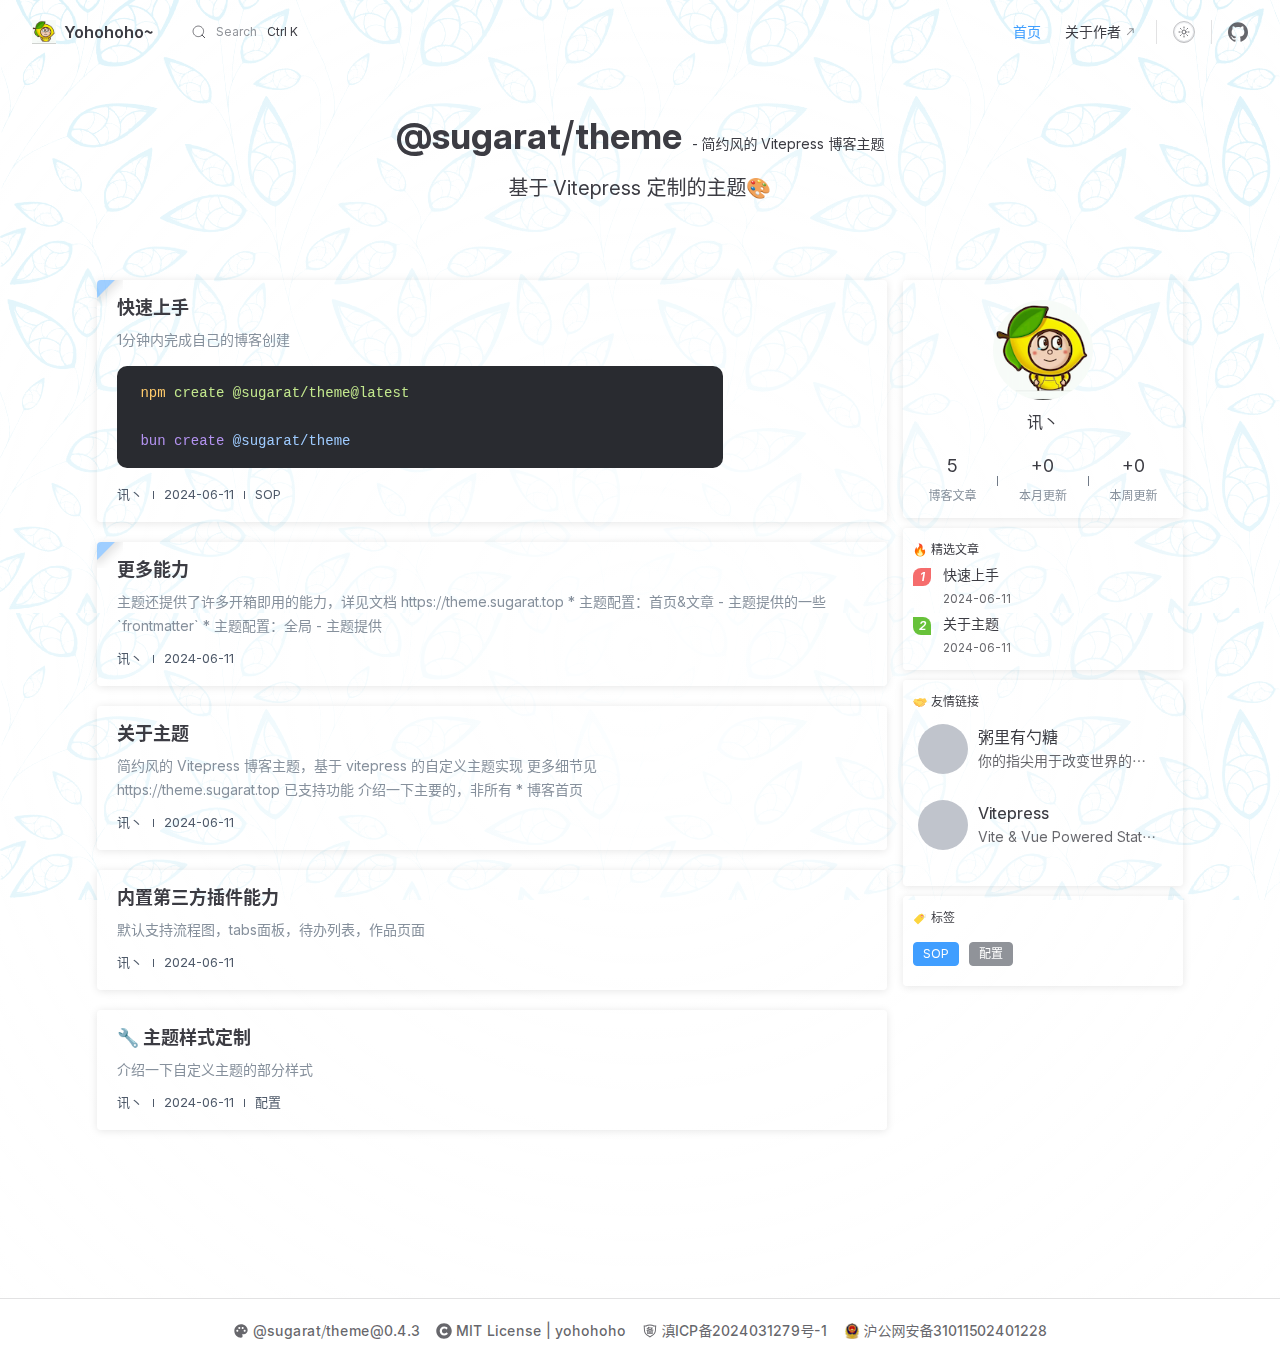
<file: index.html>
<!DOCTYPE html>
<html lang="zh-cn" dir="ltr">
  <head>
    <meta charset="utf-8">
    <meta name="viewport" content="width=device-width,initial-scale=1">
    <title>Yohohoho~</title>
    <meta name="description" content="讯丶的博客主题，基于 vitepress 实现">
    <meta name="generator" content="VitePress v1.2.3">
    <link rel="preload stylesheet" href="/assets/style.Du9k-cAY.css" as="style">
    
    <script type="module" src="/assets/app.BajtQNOT.js"></script>
    <link rel="preload" href="/assets/inter-roman-latin.Di8DUHzh.woff2" as="font" type="font/woff2" crossorigin="">
    <link rel="modulepreload" href="/assets/chunks/framework.B3NkwPeG.js">
    <link rel="modulepreload" href="/assets/chunks/theme.Cj8zqht0.js">
    <link rel="modulepreload" href="/assets/index.md.Cqx5HOaQ.lean.js">
    <link rel="icon" href="/favicon.ico">
    <script id="check-dark-mode">(()=>{const e=localStorage.getItem("vitepress-theme-appearance")||"auto",a=window.matchMedia("(prefers-color-scheme: dark)").matches;(!e||e==="auto"?a:e==="dark")&&document.documentElement.classList.add("dark")})();</script>
    <script id="check-mac-os">document.documentElement.classList.toggle("mac",/Mac|iPhone|iPod|iPad/i.test(navigator.platform));</script>
    <script>import("/pagefind/pagefind.js").then(i=>{window.__pagefind__=i,i.init()}).catch(()=>{});</script>
  </head>
  <body>
    <div id="app"><div class="Layout blog-theme-layout" data-v-7fca2dfd data-v-ad552957><!--[--><!--[--><!--]--><!----><!--]--><!--[--><span tabindex="-1" data-v-0f60ec36></span><a href="#VPContent" class="VPSkipLink visually-hidden" data-v-0f60ec36> Skip to content </a><!--]--><!----><header class="VPNav" data-v-ad552957 data-v-ae24b3ad><div class="VPNavBar home top" data-v-ae24b3ad data-v-ccf7ddec><div class="wrapper" data-v-ccf7ddec><div class="container" data-v-ccf7ddec><div class="title" data-v-ccf7ddec><div class="VPNavBarTitle" data-v-ccf7ddec data-v-ab179fa1><a class="title" href="/" data-v-ab179fa1><!--[--><!--]--><!--[--><img class="VPImage logo" src="/logo.png" alt data-v-8426fc1a><!--]--><span data-v-ab179fa1>Yohohoho~</span><!--[--><!--]--></a></div></div><div class="content" data-v-ccf7ddec><div class="content-body" data-v-ccf7ddec><!--[--><!--]--><div class="blog-search search" data-pagefind-ignore="all" data-v-ccf7ddec data-v-fffe7782><div class="nav-search-btn-wait" data-v-fffe7782><span data-v-fffe7782><svg width="14" height="14" viewBox="0 0 20 20" data-v-fffe7782><path d="M14.386 14.386l4.0877 4.0877-4.0877-4.0877c-2.9418 2.9419-7.7115 2.9419-10.6533 0-2.9419-2.9418-2.9419-7.7115 0-10.6533 2.9418-2.9419 7.7115-2.9419 10.6533 0 2.9419 2.9418 2.9419 7.7115 0 10.6533z" stroke="currentColor" fill="none" fill-rule="evenodd" stroke-linecap="round" stroke-linejoin="round" data-v-fffe7782></path></svg></span><span class="search-tip" data-v-fffe7782>Search</span><span class="metaKey" data-v-fffe7782> K </span></div><!----></div><nav aria-labelledby="main-nav-aria-label" class="VPNavBarMenu menu" data-v-ccf7ddec data-v-7f418b0f><span id="main-nav-aria-label" class="visually-hidden" data-v-7f418b0f>Main Navigation</span><!--[--><!--[--><a class="VPLink link VPNavBarMenuLink active" href="/" tabindex="0" data-v-7f418b0f data-v-9c663999><!--[--><span data-v-9c663999>首页</span><!--]--></a><!--]--><!--[--><a class="VPLink link vp-external-link-icon VPNavBarMenuLink" href="https://sugarat.top/aboutme.html" target="_blank" rel="noreferrer" tabindex="0" data-v-7f418b0f data-v-9c663999><!--[--><span data-v-9c663999>关于作者</span><!--]--></a><!--]--><!--]--></nav><!----><div class="VPNavBarAppearance appearance" data-v-ccf7ddec data-v-e6aabb21><button class="VPSwitch VPSwitchAppearance" type="button" role="switch" title="Switch to dark theme" aria-checked="false" data-v-e6aabb21 data-v-d1f28634 data-v-1d5665e3><span class="check" data-v-1d5665e3><span class="icon" data-v-1d5665e3><!--[--><span class="vpi-sun sun" data-v-d1f28634></span><span class="vpi-moon moon" data-v-d1f28634></span><!--]--></span></span></button></div><div class="VPSocialLinks VPNavBarSocialLinks social-links" data-v-ccf7ddec data-v-0394ad82 data-v-7bc22406><!--[--><a class="VPSocialLink no-icon" href="https://github.com/you-are-fun" aria-label="github" target="_blank" rel="noopener" data-v-7bc22406 data-v-eee4e7cb><span class="vpi-social-github" /></a><!--]--></div><div class="VPFlyout VPNavBarExtra extra" data-v-ccf7ddec data-v-d0bd9dde data-v-b6c34ac9><button type="button" class="button" aria-haspopup="true" aria-expanded="false" aria-label="extra navigation" data-v-b6c34ac9><span class="vpi-more-horizontal icon" data-v-b6c34ac9></span></button><div class="menu" data-v-b6c34ac9><div class="VPMenu" data-v-b6c34ac9 data-v-e7ea1737><!----><!--[--><!--[--><!----><div class="group" data-v-d0bd9dde><div class="item appearance" data-v-d0bd9dde><p class="label" data-v-d0bd9dde>Appearance</p><div class="appearance-action" data-v-d0bd9dde><button class="VPSwitch VPSwitchAppearance" type="button" role="switch" title="Switch to dark theme" aria-checked="false" data-v-d0bd9dde data-v-d1f28634 data-v-1d5665e3><span class="check" data-v-1d5665e3><span class="icon" data-v-1d5665e3><!--[--><span class="vpi-sun sun" data-v-d1f28634></span><span class="vpi-moon moon" data-v-d1f28634></span><!--]--></span></span></button></div></div></div><div class="group" data-v-d0bd9dde><div class="item social-links" data-v-d0bd9dde><div class="VPSocialLinks social-links-list" data-v-d0bd9dde data-v-7bc22406><!--[--><a class="VPSocialLink no-icon" href="https://github.com/you-are-fun" aria-label="github" target="_blank" rel="noopener" data-v-7bc22406 data-v-eee4e7cb><span class="vpi-social-github" /></a><!--]--></div></div></div><!--]--><!--]--></div></div></div><!--[--><!--]--><button type="button" class="VPNavBarHamburger hamburger" aria-label="mobile navigation" aria-expanded="false" aria-controls="VPNavScreen" data-v-ccf7ddec data-v-e5dd9c1c><span class="container" data-v-e5dd9c1c><span class="top" data-v-e5dd9c1c></span><span class="middle" data-v-e5dd9c1c></span><span class="bottom" data-v-e5dd9c1c></span></span></button></div></div></div></div><div class="divider" data-v-ccf7ddec><div class="divider-line" data-v-ccf7ddec></div></div></div><!----></header><!----><!----><div class="VPContent is-home" id="VPContent" data-pagefind-body data-v-ad552957 data-v-1428d186><div class="VPHome" data-v-1428d186 data-v-686f80a6><!--[--><!--[--><!--[--><!--[--><!--]--><div class="home" data-v-7fca2dfd><div style="" class="blog-home-header-avatar" data-v-7fca2dfd data-v-f4155bef><img src="/logo.png" alt="avatar" data-v-f4155bef></div><div class="header-banner" data-v-7fca2dfd><div data-v-7fca2dfd data-v-9ca927dd><h1 data-v-9ca927dd><span class="name" data-v-9ca927dd>@sugarat/theme</span><span style="" class="motto" data-v-9ca927dd>简约风的 Vitepress 博客主题</span></h1><div class="inspiring-wrapper" data-v-9ca927dd><h2 style="display:none;" data-v-9ca927dd></h2></div></div></div><div class="content-wrapper" data-v-7fca2dfd><div class="blog-list-wrapper" data-v-7fca2dfd><!--[--><ul data-pagefind-ignore="all" data-v-869d472e><!--[--><li data-v-869d472e><a class="blog-item" href="/sop/quickStart.html" data-v-869d472e data-v-8c93c6cb><i style="" class="pin" data-v-8c93c6cb></i><p class="title mobile-visible" data-v-8c93c6cb>快速上手</p><div class="info-container" data-v-8c93c6cb><div class="info-part" data-v-8c93c6cb><p class="title pc-visible" data-v-8c93c6cb>快速上手</p><p style="display:none;" class="description" data-v-8c93c6cb>1分钟内完成自己的博客创建</p><div class="description-html" data-v-8c93c6cb> <span style="color:var(--description-font-color);">1分钟内完成自己的博客创建</span> <pre style="background-color: #292b30; padding: 15px; border-radius: 10px;" class="shiki material-theme-palenight"><code> <span class="line"><span style="color:#FFCB6B;">npm</span><span style="color:#A6ACCD;"> </span><span style="color:#C3E88D;">create</span><span style="color:#A6ACCD;"> </span><span style="color:#C3E88D;">@sugarat/theme@latest</span></span> <br/> <br/> <span class="line"><span style="color:#B392F0;">bun create</span><span style="color:#E1E4E8;"> </span><span style="color:#9ECBFF;">@sugarat/theme</span><span style="color:#E1E4E8;"> </span></span> </code> </pre></div><div class="badge-list pc-visible" data-v-8c93c6cb><span style="" class="split" data-v-8c93c6cb>讯丶</span><span class="split" data-v-8c93c6cb>1天前</span><span class="split" data-v-8c93c6cb>SOP</span></div></div><div style="background-image:url(https://img.cdn.sugarat.top/mdImg/MTY4OTQyMDE1NTcxMA==689420155710);" class="cover-img" data-v-8c93c6cb></div></div><div class="badge-list mobile-visible" data-v-8c93c6cb><span style="" class="split" data-v-8c93c6cb>讯丶</span><span class="split" data-v-8c93c6cb>1天前</span><span style="" class="split" data-v-8c93c6cb>SOP</span></div></a></li><li data-v-869d472e><a class="blog-item" href="/sop/more.html" data-v-869d472e data-v-8c93c6cb><i style="" class="pin" data-v-8c93c6cb></i><p class="title mobile-visible" data-v-8c93c6cb>更多能力</p><div class="info-container" data-v-8c93c6cb><div class="info-part" data-v-8c93c6cb><p class="title pc-visible" data-v-8c93c6cb>更多能力</p><p style="" class="description" data-v-8c93c6cb>主题还提供了许多开箱即用的能力，详见文档 https://theme.sugarat.top
* 主题配置：首页&amp;文章 - 主题提供的一些 `frontmatter`
* 主题配置：全局 - 主题提供</p><!----><div class="badge-list pc-visible" data-v-8c93c6cb><span style="" class="split" data-v-8c93c6cb>讯丶</span><span class="split" data-v-8c93c6cb>1天前</span><!----></div></div><div style="display:none;background-image:url();" class="cover-img" data-v-8c93c6cb></div></div><div class="badge-list mobile-visible" data-v-8c93c6cb><span style="" class="split" data-v-8c93c6cb>讯丶</span><span class="split" data-v-8c93c6cb>1天前</span><span style="display:none;" class="split" data-v-8c93c6cb></span></div></a></li><li data-v-869d472e><a class="blog-item" href="/about.html" data-v-869d472e data-v-8c93c6cb><i style="display:none;" class="pin" data-v-8c93c6cb></i><p class="title mobile-visible" data-v-8c93c6cb>关于主题</p><div class="info-container" data-v-8c93c6cb><div class="info-part" data-v-8c93c6cb><p class="title pc-visible" data-v-8c93c6cb>关于主题</p><p style="" class="description" data-v-8c93c6cb>简约风的 Vitepress 博客主题，基于 vitepress 的自定义主题实现
更多细节见 https://theme.sugarat.top
 已支持功能
介绍一下主要的，非所有
* 博客首页
</p><!----><div class="badge-list pc-visible" data-v-8c93c6cb><span style="" class="split" data-v-8c93c6cb>讯丶</span><span class="split" data-v-8c93c6cb>1天前</span><!----></div></div><div style="background-image:url(https://img.cdn.sugarat.top/mdImg/MTY3MzE3MDUxOTMwMw==673170519303);" class="cover-img" data-v-8c93c6cb></div></div><div class="badge-list mobile-visible" data-v-8c93c6cb><span style="" class="split" data-v-8c93c6cb>讯丶</span><span class="split" data-v-8c93c6cb>1天前</span><span style="display:none;" class="split" data-v-8c93c6cb></span></div></a></li><li data-v-869d472e><a class="blog-item" href="/sop/component.html" data-v-869d472e data-v-8c93c6cb><i style="display:none;" class="pin" data-v-8c93c6cb></i><p class="title mobile-visible" data-v-8c93c6cb>内置第三方插件能力</p><div class="info-container" data-v-8c93c6cb><div class="info-part" data-v-8c93c6cb><p class="title pc-visible" data-v-8c93c6cb>内置第三方插件能力</p><p style="" class="description" data-v-8c93c6cb>默认支持流程图，tabs面板，待办列表，作品页面</p><!----><div class="badge-list pc-visible" data-v-8c93c6cb><span style="" class="split" data-v-8c93c6cb>讯丶</span><span class="split" data-v-8c93c6cb>1天前</span><!----></div></div><div style="background-image:url(https://loclink-1259720482.cos.ap-beijing.myqcloud.com/image/%E5%BD%95%E5%B1%8F2024-03-11%2023.51.51.gif);" class="cover-img" data-v-8c93c6cb></div></div><div class="badge-list mobile-visible" data-v-8c93c6cb><span style="" class="split" data-v-8c93c6cb>讯丶</span><span class="split" data-v-8c93c6cb>1天前</span><span style="display:none;" class="split" data-v-8c93c6cb></span></div></a></li><li data-v-869d472e><a class="blog-item" href="/sop/style.html" data-v-869d472e data-v-8c93c6cb><i style="display:none;" class="pin" data-v-8c93c6cb></i><p class="title mobile-visible" data-v-8c93c6cb>🔧 主题样式定制</p><div class="info-container" data-v-8c93c6cb><div class="info-part" data-v-8c93c6cb><p class="title pc-visible" data-v-8c93c6cb>🔧 主题样式定制</p><p style="" class="description" data-v-8c93c6cb>介绍一下自定义主题的部分样式</p><!----><div class="badge-list pc-visible" data-v-8c93c6cb><span style="" class="split" data-v-8c93c6cb>讯丶</span><span class="split" data-v-8c93c6cb>1天前</span><span class="split" data-v-8c93c6cb>配置</span></div></div><div style="background-image:url(https://img.cdn.sugarat.top/mdImg/MTY3Njk5MTAzODkzOQ==676991038939);" class="cover-img" data-v-8c93c6cb></div></div><div class="badge-list mobile-visible" data-v-8c93c6cb><span style="" class="split" data-v-8c93c6cb>讯丶</span><span class="split" data-v-8c93c6cb>1天前</span><span style="" class="split" data-v-8c93c6cb>配置</span></div></a></li><!--]--></ul><!----><!--]--></div><div class="blog-info-wrapper" data-v-7fca2dfd><div class="blog-info" data-pagefind-ignore="all" data-v-7fca2dfd data-v-819264dc><!--[--><!----><div class="card" data-v-2f2ece59><div class="blog-author" data-v-2f2ece59 data-v-b64350a7><img src="/logo.png" alt="avatar" data-v-b64350a7><p data-v-b64350a7>讯丶</p></div><div class="overview-data" data-v-2f2ece59><div class="overview-item" data-v-2f2ece59><span class="count" data-v-2f2ece59>5</span><span class="label" data-v-2f2ece59>博客文章</span></div><div class="split" data-v-2f2ece59></div><div class="overview-item" data-v-2f2ece59><span class="count" data-v-2f2ece59>+5</span><span class="label" data-v-2f2ece59>本月更新</span></div><div class="split" data-v-2f2ece59></div><div class="overview-item" data-v-2f2ece59><span class="count" data-v-2f2ece59>+5</span><span class="label" data-v-2f2ece59>本周更新</span></div></div></div><!--]--><div class="card recommend" data-pagefind-ignore="all" data-v-819264dc data-v-c3a0cc5f><div class="card-header" data-v-c3a0cc5f><span class="title svg-icon" data-v-c3a0cc5f><svg viewBox="0 0 128 128" xmlns="http://www.w3.org/2000/svg">
<radialGradient id="notoFire0" cx="68.884" cy="124.296" r="70.587" gradientTransform="matrix(-1 -.00434 -.00713 1.6408 131.986 -79.345)" gradientUnits="userSpaceOnUse">
    <stop offset=".314" stop-color="#FF9800"/>
    <stop offset=".662" stop-color="#FF6D00"/>
    <stop offset=".972" stop-color="#F44336"/>
</radialGradient>
<path fill="url(#notoFire0)" d="M35.56 40.73c-.57 6.08-.97 16.84 2.62 21.42c0 0-1.69-11.82 13.46-26.65c6.1-5.97 7.51-14.09 5.38-20.18c-1.21-3.45-3.42-6.3-5.34-8.29c-1.12-1.17-.26-3.1 1.37-3.03c9.86.44 25.84 3.18 32.63 20.22c2.98 7.48 3.2 15.21 1.78 23.07c-.9 5.02-4.1 16.18 3.2 17.55c5.21.98 7.73-3.16 8.86-6.14c.47-1.24 2.1-1.55 2.98-.56c8.8 10.01 9.55 21.8 7.73 31.95c-3.52 19.62-23.39 33.9-43.13 33.9c-24.66 0-44.29-14.11-49.38-39.65c-2.05-10.31-1.01-30.71 14.89-45.11c1.18-1.08 3.11-.12 2.95 1.5z"/>
<radialGradient id="notoFire1" cx="64.921" cy="54.062" r="73.86" gradientTransform="matrix(-.0101 .9999 .7525 .0076 26.154 -11.267)" gradientUnits="userSpaceOnUse">
    <stop offset=".214" stop-color="#FFF176"/>
    <stop offset=".328" stop-color="#FFF27D"/>
    <stop offset=".487" stop-color="#FFF48F"/>
    <stop offset=".672" stop-color="#FFF7AD"/>
    <stop offset=".793" stop-color="#FFF9C4"/>
    <stop offset=".822" stop-color="#FFF8BD" stop-opacity=".804"/>
    <stop offset=".863" stop-color="#FFF6AB" stop-opacity=".529"/>
    <stop offset=".91" stop-color="#FFF38D" stop-opacity=".209"/>
    <stop offset=".941" stop-color="#FFF176" stop-opacity="0"/>
</radialGradient>
<path fill="url(#notoFire1)" d="M76.11 77.42c-9.09-11.7-5.02-25.05-2.79-30.37c.3-.7-.5-1.36-1.13-.93c-3.91 2.66-11.92 8.92-15.65 17.73c-5.05 11.91-4.69 17.74-1.7 24.86c1.8 4.29-.29 5.2-1.34 5.36c-1.02.16-1.96-.52-2.71-1.23a16.09 16.09 0 0 1-4.44-7.6c-.16-.62-.97-.79-1.34-.28c-2.8 3.87-4.25 10.08-4.32 14.47C40.47 113 51.68 124 65.24 124c17.09 0 29.54-18.9 19.72-34.7c-2.85-4.6-5.53-7.61-8.85-11.88z"/>
</svg>精选文章</span><!----></div><ol class="recommend-container" data-v-c3a0cc5f><!--[--><li data-v-c3a0cc5f><i class="num" data-v-c3a0cc5f>1</i><div class="des" data-v-c3a0cc5f><a href="/sop/quickStart.html" class="title" data-v-c3a0cc5f><span data-v-c3a0cc5f>快速上手</span></a><div class="suffix" data-v-c3a0cc5f><span class="tag" data-v-c3a0cc5f>1天前</span></div></div></li><li data-v-c3a0cc5f><i class="num" data-v-c3a0cc5f>2</i><div class="des" data-v-c3a0cc5f><a href="/about.html" class="title" data-v-c3a0cc5f><span data-v-c3a0cc5f>关于主题</span></a><div class="suffix" data-v-c3a0cc5f><span class="tag" data-v-c3a0cc5f>1天前</span></div></div></li><!--]--></ol></div><!----><div class="card tags" data-pagefind-ignore="all" data-v-819264dc data-v-9c64a19c><div class="card-header" data-v-9c64a19c><span class="title svg-icon" data-v-9c64a19c><svg
t="1695048840129" class="icon" viewBox="0 0 1024 1024" version="1.1"
xmlns="http://www.w3.org/2000/svg" p-id="4290" width="200" height="200"
>
<path
  d="M810.88 245.888a118.432 118.432 0 1 0 0 236.864 118.432 118.432 0 0 0 0-236.864z m-151.008 118.432a151.008 151.008 0 1 1 302.016 0 151.008 151.008 0 0 1-302.016 0z"
  fill="#D3D3D3" p-id="4291"
/>
<path
  d="M774.08 565.6l61.76-160.64c6.4-16.64 2.56-35.84-10.24-48.64l-151.04-151.04c-12.8-12.8-31.68-16.64-48.64-10.24l-160.64 61.76c-12.16 4.8-23.36 11.84-32.64 21.12l-355.2 355.2c-17.92 17.92-17.92 46.72 0 64.32l256 256c17.92 17.92 46.72 17.92 64.32 0l355.2-355.2c9.28-9.28 16.32-20.16 21.12-32.64z m-159.36-149.12c-22.08-22.08-22.08-57.6 0-79.68 22.08-22.08 57.6-22.08 79.68 0 22.08 22.08 22.08 57.6 0 79.68-22.08 21.76-57.92 21.76-79.68 0z"
  fill="#FCD53F" p-id="4292"
/>
<path
  d="M654.4 320.48c14.4 0 28.8 5.44 39.68 16.64 22.08 22.08 22.08 57.6 0 79.68-10.88 10.88-25.28 16.64-39.68 16.64-14.4 0-28.8-5.44-39.68-16.64-22.08-22.08-22.08-57.6 0-79.68 10.88-11.2 25.28-16.64 39.68-16.64z m0-30.08c-23.04 0-44.8 8.96-61.12 25.28a86.72 86.72 0 0 0 0 122.24c16.32 16.32 38.08 25.28 61.12 25.28s44.8-8.96 61.12-25.28a86.72 86.72 0 0 0 0-122.24c-16.32-16.32-38.08-25.28-61.12-25.28z"
  fill="#F8312F" p-id="4293"
/>
<path
  d="M676.16 348.032c8.992 0 16.288 7.296 16.288 16.288a118.144 118.144 0 0 0 64.288 105.44h0.064c22.24 11.296 47.36 15.264 71.68 11.84a16.288 16.288 0 0 1 4.48 32.32 154.24 154.24 0 0 1-90.848-15.04 150.72 150.72 0 0 1-82.24-134.56c0-8.992 7.296-16.288 16.288-16.288z"
  fill="#D3D3D3" p-id="4294"
/>
</svg>标签</span><!----></div><ul class="tag-list" data-v-9c64a19c><!--[--><li data-v-9c64a19c><span class="el-tag el-tag--primary el-tag--dark" style="" data-v-9c64a19c><span class="el-tag__content"><!--[-->SOP<!--]--></span><!--v-if--></span></li><li data-v-9c64a19c><span class="el-tag el-tag--info el-tag--dark" style="" data-v-9c64a19c><span class="el-tag__content"><!--[-->配置<!--]--></span><!--v-if--></span></li><!--]--></ul></div></div></div></div></div><!--]--><!--]--><!--]--><!----><!--[--><!--]--><!--[--><!--]--><!----><!--[--><!--]--><div class="vp-doc container" style="" data-v-686f80a6 data-v-8e2d4988><!--[--><div style="position:relative;" data-v-686f80a6><div><div style="display:none;" data-pagefind-meta="base64:[base64]"></div></div></div><!--]--></div></div></div><!----><!--[--><footer class="blog-footer" data-v-7fca2dfd data-v-c97afbed><!--[--><!--[--><!--[--><!--]--><p class="footer-item-list" data-v-c97afbed><!--[--><!--[--><span class="footer-item" data-v-c97afbed><i data-v-c97afbed><svg width="128" height="128" viewBox="0 0 24 24" xmlns="http://www.w3.org/2000/svg">
<title>主题</title>
<path d="M12 2C6.49 2 2 6.49 2 12s4.49 10 10 10a2.5 2.5 0 0 0 2.5-2.5c0-.61-.23-1.2-.64-1.67a.528.528 0 0 1-.13-.33c0-.28.22-.5.5-.5H16c3.31 0 6-2.69 6-6c0-4.96-4.49-9-10-9zm5.5 11c-.83 0-1.5-.67-1.5-1.5s.67-1.5 1.5-1.5s1.5.67 1.5 1.5s-.67 1.5-1.5 1.5zm-3-4c-.83 0-1.5-.67-1.5-1.5S13.67 6 14.5 6s1.5.67 1.5 1.5S15.33 9 14.5 9zM5 11.5c0-.83.67-1.5 1.5-1.5s1.5.67 1.5 1.5S7.33 13 6.5 13S5 12.33 5 11.5zm6-4c0 .83-.67 1.5-1.5 1.5S8 8.33 8 7.5S8.67 6 9.5 6s1.5.67 1.5 1.5z"/>
</svg></i><a href="https://theme.sugarat.top/" target="_blank" rel="noopener noreferrer" data-v-c97afbed>@sugarat/theme@0.4.3</a></span><!--]--><!--[--><span class="footer-item" data-v-c97afbed><i data-v-c97afbed><svg t="1695543755857" class="icon" viewBox="0 0 1024 1024" version="1.1" xmlns="http://www.w3.org/2000/svg" p-id="89399" width="200" height="200"><path d="M512 16C238.066 16 16 238.066 16 512s222.066 496 496 496 496-222.066 496-496S785.934 16 512 16z m234.268 693.506c-3.184 3.734-79.552 91.462-219.702 91.462-169.384 0-288.968-126.52-288.968-291.134 0-162.606 124.008-286.802 287.524-286.802 133.914 0 203.93 74.63 206.844 77.808a24 24 0 0 1 2.476 29.246l-44.76 69.31c-8.098 12.534-25.548 14.702-36.468 4.59-0.466-0.428-53.058-47.76-123.76-47.76-92.232 0-147.832 67.15-147.832 152.164 0 79.204 51.028 159.384 148.554 159.384 77.394 0 130.56-56.676 131.088-57.25 10.264-11.13 28.118-10.066 37.016 2.106l49.094 67.144a24.002 24.002 0 0 1-1.106 29.732z" p-id="89400"></path></svg></i><span data-v-c97afbed>MIT License | yohohoho</span></span><!--]--><!--[--><span class="footer-item" data-v-c97afbed><i data-v-c97afbed><svg viewBox="0 0 1024 1024" version="1.1" xmlns="http://www.w3.org/2000/svg" data-v-2f084f89=""><title data-v-2f084f89="">ICP备案号</title><path d="M778.24 163.84c-76.8-40.96-165.888-61.44-269.312-61.44s-192.512 20.48-269.312 61.44h-133.12l23.552 337.92c8.192 113.664 67.584 217.088 162.816 280.576l215.04 144.384 215.04-144.384c96.256-63.488 155.648-166.912 163.84-280.576l23.552-337.92H778.24z m47.104 333.824c-7.168 94.208-56.32 181.248-135.168 233.472l-181.248 120.832L327.68 731.136c-78.848-53.248-129.024-139.264-135.168-233.472L173.056 225.28h136.192v-26.624c58.368-23.552 124.928-34.816 199.68-34.816s141.312 12.288 199.68 34.816V225.28H844.8l-19.456 272.384z" data-v-2f084f89=""></path><path d="M685.056 328.704v-46.08H455.68c2.048-4.096 6.144-9.216 11.264-15.36 5.12-7.168 9.216-12.288 11.264-15.36L419.84 240.64c-31.744 46.08-75.776 87.04-133.12 123.904 4.096 4.096 10.24 11.264 18.432 21.504l17.408 17.408c23.552-15.36 45.056-31.744 63.488-50.176 26.624 25.6 49.152 43.008 67.584 51.2-46.08 15.36-104.448 27.648-175.104 35.84 2.048 5.12 6.144 13.312 9.216 24.576 4.096 11.264 6.144 19.456 7.168 24.576l39.936-7.168v218.112H389.12V680.96h238.592v19.456h54.272V481.28H348.16c60.416-12.288 114.688-27.648 163.84-46.08 49.152 19.456 118.784 34.816 210.944 46.08 5.12-17.408 10.24-34.816 17.408-51.2-62.464-4.096-116.736-12.288-161.792-24.576 38.912-20.48 74.752-46.08 106.496-76.8z m-150.528 194.56h94.208v41.984h-94.208v-41.984z m0 78.848h94.208v41.984h-94.208v-41.984z m-144.384-78.848h94.208v41.984H390.144v-41.984z m0 78.848h94.208v41.984H390.144v-41.984zM424.96 326.656h182.272c-26.624 22.528-57.344 41.984-94.208 57.344-31.744-15.36-61.44-34.816-88.064-57.344z" data-v-2f084f89=""></path></svg></i><a href="https://beian.miit.gov.cn/" target="_blank" rel="noopener noreferrer" data-v-c97afbed>滇ICP备2024031279号-1</a></span><!--]--><!--[--><span class="footer-item" data-v-c97afbed><i data-v-c97afbed><img src="[data-uri]" alt="公网安备" data-v-c97afbed></i><a href="&quot;https://beian.mps.gov.cn/#/query/webSearch?code=31011502401228" target="_blank" rel="noopener noreferrer" data-v-c97afbed>沪公网安备31011502401228</a></span><!--]--><!--]--></p><!--[--><!--]--><!--]--><!--]--></footer><!--[--><!--]--><!--]--></div></div>
    <script>window.__VP_HASH_MAP__=JSON.parse("{\"index.md\":\"Cqx5HOaQ\",\"about.md\":\"DdkszVRR\",\"sop_style.md\":\"BKe2d5yX\",\"sop_more.md\":\"D90LPAX0\",\"sop_component.md\":\"DyhybKsI\",\"sop_quickstart.md\":\"BDvBXEaP\"}");window.__VP_SITE_DATA__=JSON.parse("{\"lang\":\"zh-cn\",\"dir\":\"ltr\",\"title\":\"Yohohoho~\",\"description\":\"讯丶的博客主题，基于 vitepress 实现\",\"base\":\"/\",\"head\":[],\"router\":{\"prefetchLinks\":true},\"appearance\":true,\"themeConfig\":{\"blog\":{\"pagesData\":[{\"route\":\"/about\",\"meta\":{\"sticky\":1,\"title\":\"关于主题\",\"date\":\"2024-06-11 17:53:08\",\"tag\":[],\"description\":\"简约风的 Vitepress 博客主题，基于 vitepress 的自定义主题实现\\n更多细节见 https://theme.sugarat.top\\n 已支持功能\\n介绍一下主要的，非所有\\n* 博客首页\\n\",\"cover\":\"https://img.cdn.sugarat.top/mdImg/MTY3MzE3MDUxOTMwMw==673170519303\"}},{\"route\":\"/sop/component\",\"meta\":{\"description\":\"默认支持流程图，tabs面板，待办列表，作品页面\",\"title\":\"内置第三方插件能力\",\"date\":\"2024-06-11 17:53:08\",\"tag\":[],\"cover\":\"https://loclink-1259720482.cos.ap-beijing.myqcloud.com/image/%E5%BD%95%E5%B1%8F2024-03-11%2023.51.51.gif\"}},{\"route\":\"/sop/more\",\"meta\":{\"top\":3,\"title\":\"更多能力\",\"date\":\"2024-06-11 17:53:08\",\"tag\":[],\"description\":\"主题还提供了许多开箱即用的能力，详见文档 https://theme.sugarat.top\\n* 主题配置：首页&文章 - 主题提供的一些 `frontmatter`\\n* 主题配置：全局 - 主题提供\",\"cover\":\"\"}},{\"route\":\"/sop/quickStart\",\"meta\":{\"sticky\":999,\"description\":\"1分钟内完成自己的博客创建\",\"descriptionHTML\":\" <span style=\\\"color:var(--description-font-color);\\\">1分钟内完成自己的博客创建</span> <pre style=\\\"background-color: #292b30; padding: 15px; border-radius: 10px;\\\" class=\\\"shiki material-theme-palenight\\\"><code> <span class=\\\"line\\\"><span style=\\\"color:#FFCB6B;\\\">npm</span><span style=\\\"color:#A6ACCD;\\\"> </span><span style=\\\"color:#C3E88D;\\\">create</span><span style=\\\"color:#A6ACCD;\\\"> </span><span style=\\\"color:#C3E88D;\\\">@sugarat/theme@latest</span></span> <br/> <br/> <span class=\\\"line\\\"><span style=\\\"color:#B392F0;\\\">bun create</span><span style=\\\"color:#E1E4E8;\\\"> </span><span style=\\\"color:#9ECBFF;\\\">@sugarat/theme</span><span style=\\\"color:#E1E4E8;\\\"> </span></span> </code> </pre>\",\"tag\":[\"SOP\"],\"top\":1,\"sidebar\":false,\"title\":\"快速上手\",\"date\":\"2024-06-11 17:53:08\",\"cover\":\"https://img.cdn.sugarat.top/mdImg/MTY4OTQyMDE1NTcxMA==689420155710\"}},{\"route\":\"/sop/style\",\"meta\":{\"description\":\"介绍一下自定义主题的部分样式\",\"title\":\"🔧 主题样式定制\",\"readingTime\":false,\"tag\":[\"配置\"],\"recommend\":3,\"date\":\"2024-06-11 17:53:08\",\"cover\":\"https://img.cdn.sugarat.top/mdImg/MTY3Njk5MTAzODkzOQ==676991038939\"}}],\"footer\":{\"copyright\":\"MIT License | yohohoho\",\"icpRecord\":{\"name\":\"滇ICP备2024031279号-1\",\"link\":\"https://beian.miit.gov.cn/\"},\"securityRecord\":{\"name\":\"沪公网安备31011502401228\",\"link\":\"\\\"https://beian.mps.gov.cn/#/query/webSearch?code=31011502401228\"}},\"themeColor\":\"el-blue\",\"author\":\"讯丶\",\"friend\":[{\"nickname\":\"粥里有勺糖\",\"des\":\"你的指尖用于改变世界的力量\",\"avatar\":\"https://img.cdn.sugarat.top/mdImg/MTY3NDk5NTE2NzAzMA==674995167030\",\"url\":\"https://sugarat.top\"},{\"nickname\":\"Vitepress\",\"des\":\"Vite & Vue Powered Static Site Generator\",\"avatar\":\"https://vitepress.dev/vitepress-logo-large.webp\",\"url\":\"https://vitepress.dev/\"}],\"mermaid\":false},\"sidebar\":[{\"text\":\"\",\"items\":[]}],\"outline\":{\"level\":[2,3],\"label\":\"目录\"},\"returnToTopLabel\":\"回到顶部\",\"sidebarMenuLabel\":\"相关文章\",\"lastUpdatedText\":\"上次更新于\",\"logo\":\"/logo.png\",\"nav\":[{\"text\":\"首页\",\"link\":\"/\"},{\"text\":\"关于作者\",\"link\":\"https://sugarat.top/aboutme.html\"}],\"socialLinks\":[{\"icon\":\"github\",\"link\":\"https://github.com/you-are-fun\"}]},\"locales\":{},\"scrollOffset\":134,\"cleanUrls\":false}");</script>
    
  </body>
</html>
</file>
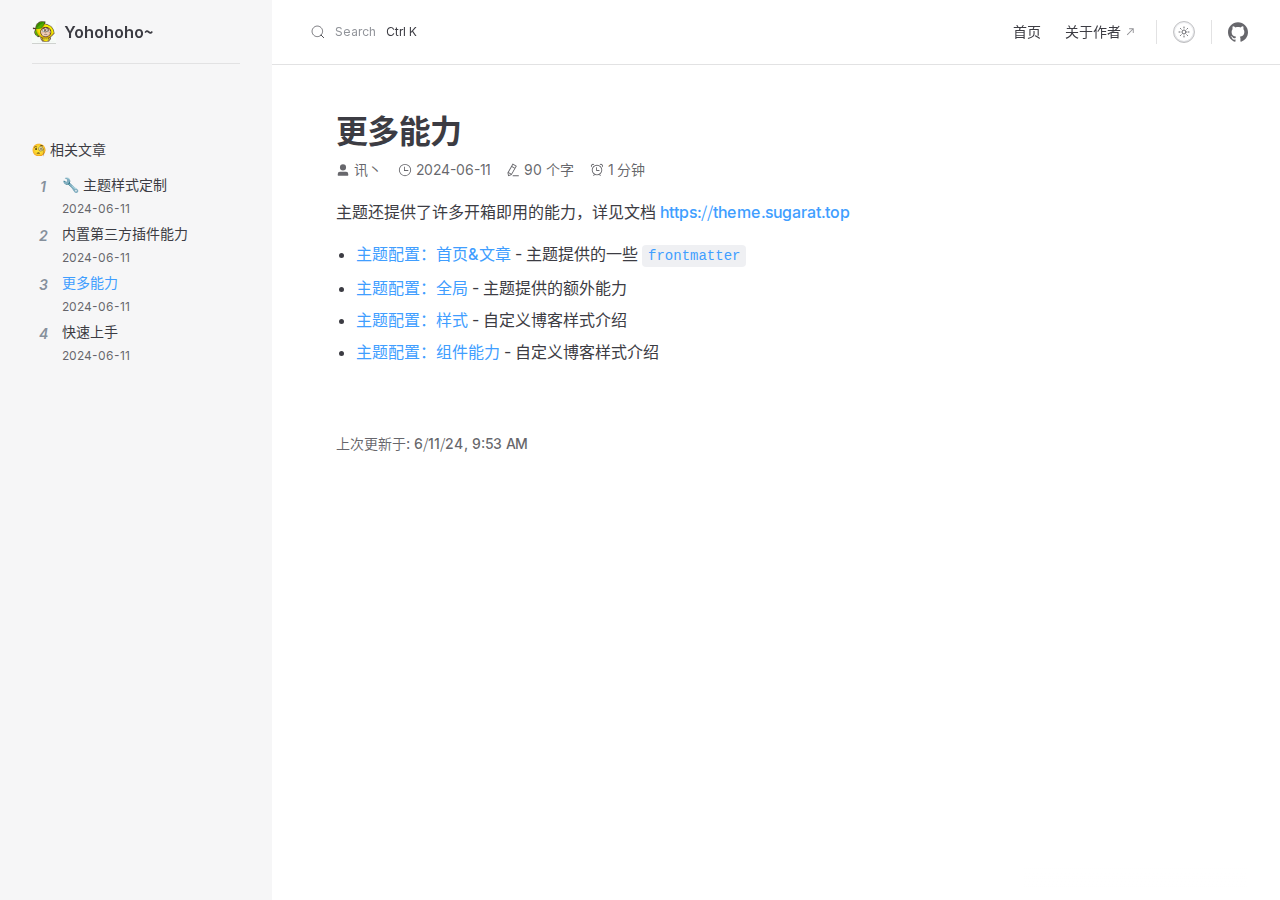
<file: sop/more.html>
<!DOCTYPE html>
<html lang="zh-cn" dir="ltr">
  <head>
    <meta charset="utf-8">
    <meta name="viewport" content="width=device-width,initial-scale=1">
    <title>更多能力 | Yohohoho~</title>
    <meta name="description" content="讯丶的博客主题，基于 vitepress 实现">
    <meta name="generator" content="VitePress v1.2.3">
    <link rel="preload stylesheet" href="/assets/style.Du9k-cAY.css" as="style">
    
    <script type="module" src="/assets/app.BajtQNOT.js"></script>
    <link rel="preload" href="/assets/inter-roman-latin.Di8DUHzh.woff2" as="font" type="font/woff2" crossorigin="">
    <link rel="modulepreload" href="/assets/chunks/framework.B3NkwPeG.js">
    <link rel="modulepreload" href="/assets/chunks/theme.Cj8zqht0.js">
    <link rel="modulepreload" href="/assets/sop_more.md.D90LPAX0.lean.js">
    <link rel="icon" href="/favicon.ico">
    <script id="check-dark-mode">(()=>{const e=localStorage.getItem("vitepress-theme-appearance")||"auto",a=window.matchMedia("(prefers-color-scheme: dark)").matches;(!e||e==="auto"?a:e==="dark")&&document.documentElement.classList.add("dark")})();</script>
    <script id="check-mac-os">document.documentElement.classList.toggle("mac",/Mac|iPhone|iPod|iPad/i.test(navigator.platform));</script>
    <script>import("/pagefind/pagefind.js").then(i=>{window.__pagefind__=i,i.init()}).catch(()=>{});</script>
  </head>
  <body>
    <div id="app"><div class="Layout blog-theme-layout" data-v-7fca2dfd data-v-ad552957><!--[--><!--[--><!--]--><!----><!--]--><!--[--><span tabindex="-1" data-v-0f60ec36></span><a href="#VPContent" class="VPSkipLink visually-hidden" data-v-0f60ec36> Skip to content </a><!--]--><!----><header class="VPNav" data-v-ad552957 data-v-ae24b3ad><div class="VPNavBar has-sidebar top" data-v-ae24b3ad data-v-ccf7ddec><div class="wrapper" data-v-ccf7ddec><div class="container" data-v-ccf7ddec><div class="title" data-v-ccf7ddec><div class="VPNavBarTitle has-sidebar" data-v-ccf7ddec data-v-ab179fa1><a class="title" href="/" data-v-ab179fa1><!--[--><!--]--><!--[--><img class="VPImage logo" src="/logo.png" alt data-v-8426fc1a><!--]--><span data-v-ab179fa1>Yohohoho~</span><!--[--><!--]--></a></div></div><div class="content" data-v-ccf7ddec><div class="content-body" data-v-ccf7ddec><!--[--><!--]--><div class="blog-search search" data-pagefind-ignore="all" data-v-ccf7ddec data-v-fffe7782><div class="nav-search-btn-wait" data-v-fffe7782><span data-v-fffe7782><svg width="14" height="14" viewBox="0 0 20 20" data-v-fffe7782><path d="M14.386 14.386l4.0877 4.0877-4.0877-4.0877c-2.9418 2.9419-7.7115 2.9419-10.6533 0-2.9419-2.9418-2.9419-7.7115 0-10.6533 2.9418-2.9419 7.7115-2.9419 10.6533 0 2.9419 2.9418 2.9419 7.7115 0 10.6533z" stroke="currentColor" fill="none" fill-rule="evenodd" stroke-linecap="round" stroke-linejoin="round" data-v-fffe7782></path></svg></span><span class="search-tip" data-v-fffe7782>Search</span><span class="metaKey" data-v-fffe7782> K </span></div><!----></div><nav aria-labelledby="main-nav-aria-label" class="VPNavBarMenu menu" data-v-ccf7ddec data-v-7f418b0f><span id="main-nav-aria-label" class="visually-hidden" data-v-7f418b0f>Main Navigation</span><!--[--><!--[--><a class="VPLink link VPNavBarMenuLink" href="/" tabindex="0" data-v-7f418b0f data-v-9c663999><!--[--><span data-v-9c663999>首页</span><!--]--></a><!--]--><!--[--><a class="VPLink link vp-external-link-icon VPNavBarMenuLink" href="https://sugarat.top/aboutme.html" target="_blank" rel="noreferrer" tabindex="0" data-v-7f418b0f data-v-9c663999><!--[--><span data-v-9c663999>关于作者</span><!--]--></a><!--]--><!--]--></nav><!----><div class="VPNavBarAppearance appearance" data-v-ccf7ddec data-v-e6aabb21><button class="VPSwitch VPSwitchAppearance" type="button" role="switch" title="Switch to dark theme" aria-checked="false" data-v-e6aabb21 data-v-d1f28634 data-v-1d5665e3><span class="check" data-v-1d5665e3><span class="icon" data-v-1d5665e3><!--[--><span class="vpi-sun sun" data-v-d1f28634></span><span class="vpi-moon moon" data-v-d1f28634></span><!--]--></span></span></button></div><div class="VPSocialLinks VPNavBarSocialLinks social-links" data-v-ccf7ddec data-v-0394ad82 data-v-7bc22406><!--[--><a class="VPSocialLink no-icon" href="https://github.com/you-are-fun" aria-label="github" target="_blank" rel="noopener" data-v-7bc22406 data-v-eee4e7cb><span class="vpi-social-github" /></a><!--]--></div><div class="VPFlyout VPNavBarExtra extra" data-v-ccf7ddec data-v-d0bd9dde data-v-b6c34ac9><button type="button" class="button" aria-haspopup="true" aria-expanded="false" aria-label="extra navigation" data-v-b6c34ac9><span class="vpi-more-horizontal icon" data-v-b6c34ac9></span></button><div class="menu" data-v-b6c34ac9><div class="VPMenu" data-v-b6c34ac9 data-v-e7ea1737><!----><!--[--><!--[--><!----><div class="group" data-v-d0bd9dde><div class="item appearance" data-v-d0bd9dde><p class="label" data-v-d0bd9dde>Appearance</p><div class="appearance-action" data-v-d0bd9dde><button class="VPSwitch VPSwitchAppearance" type="button" role="switch" title="Switch to dark theme" aria-checked="false" data-v-d0bd9dde data-v-d1f28634 data-v-1d5665e3><span class="check" data-v-1d5665e3><span class="icon" data-v-1d5665e3><!--[--><span class="vpi-sun sun" data-v-d1f28634></span><span class="vpi-moon moon" data-v-d1f28634></span><!--]--></span></span></button></div></div></div><div class="group" data-v-d0bd9dde><div class="item social-links" data-v-d0bd9dde><div class="VPSocialLinks social-links-list" data-v-d0bd9dde data-v-7bc22406><!--[--><a class="VPSocialLink no-icon" href="https://github.com/you-are-fun" aria-label="github" target="_blank" rel="noopener" data-v-7bc22406 data-v-eee4e7cb><span class="vpi-social-github" /></a><!--]--></div></div></div><!--]--><!--]--></div></div></div><!--[--><!--]--><button type="button" class="VPNavBarHamburger hamburger" aria-label="mobile navigation" aria-expanded="false" aria-controls="VPNavScreen" data-v-ccf7ddec data-v-e5dd9c1c><span class="container" data-v-e5dd9c1c><span class="top" data-v-e5dd9c1c></span><span class="middle" data-v-e5dd9c1c></span><span class="bottom" data-v-e5dd9c1c></span></span></button></div></div></div></div><div class="divider" data-v-ccf7ddec><div class="divider-line" data-v-ccf7ddec></div></div></div><!----></header><div class="VPLocalNav has-sidebar empty" data-v-ad552957 data-v-a6f0e41e><div class="container" data-v-a6f0e41e><button class="menu" aria-expanded="false" aria-controls="VPSidebarNav" data-v-a6f0e41e><span class="vpi-align-left menu-icon" data-v-a6f0e41e></span><span class="menu-text" data-v-a6f0e41e>相关文章</span></button><div class="VPLocalNavOutlineDropdown" style="--vp-vh:0px;" data-v-a6f0e41e data-v-17a5e62e><button data-v-17a5e62e>回到顶部</button><!----></div></div></div><aside class="VPSidebar" data-v-ad552957 data-v-575e6a36><div class="curtain" data-v-575e6a36></div><nav class="nav" id="VPSidebarNav" aria-labelledby="sidebar-aria-label" tabindex="-1" data-v-575e6a36><span class="visually-hidden" id="sidebar-aria-label" data-v-575e6a36> Sidebar Navigation </span><!--[--><!--]--><!--[--><div class="group" data-v-575e6a36><div class="VPSidebarItem level-0" data-v-575e6a36 data-v-b8d55f3b><!----><!----></div></div><!--]--><!--[--><!--[--><!--[--><!--]--><div class="sidebar" data-pagefind-ignore="all" data-v-7fca2dfd style="--35c3ff37:40px;--ae4fb7a4:60px;" data-v-15b2e0fa><div class="recommend" data-pagefind-ignore="all" data-v-15b2e0fa style="--67627be4:0px;" data-v-36021076><div class="card-header" data-v-36021076><span class="title" data-v-36021076><span class="svg-icon"><svg width="512" height="512" viewBox="0 0 128 128" xmlns="http://www.w3.org/2000/svg">
<radialGradient id="notoFaceWithMonocle0" cx="63.6" cy="-2088.9" r="56.96" gradientTransform="matrix(1 0 0 -1 0 -2026)" gradientUnits="userSpaceOnUse">
    <stop offset=".5" stop-color="#FDE030"/>
    <stop offset=".919" stop-color="#F7C02B"/>
    <stop offset="1" stop-color="#F4A223"/>
</radialGradient>
<path fill="url(#notoFaceWithMonocle0)" d="M63.6 118.8c-27.9 0-58-17.5-58-55.9S35.7 7 63.6 7c15.5 0 29.8 5.1 40.4 14.4c11.5 10.2 17.6 24.6 17.6 41.5s-6.1 31.2-17.6 41.4c-10.6 9.3-25 14.5-40.4 14.5z"/>
<path fill="#EB8F00" d="M111.49 29.67c5.33 8.6 8.11 18.84 8.11 30.23c0 16.9-6.1 31.2-17.6 41.4c-10.6 9.3-25 14.5-40.4 14.5c-18.06 0-37.04-7.35-48.18-22.94c10.76 17.66 30.99 25.94 50.18 25.94c15.4 0 29.8-5.2 40.4-14.5c11.5-10.2 17.6-24.5 17.6-41.4c0-12.74-3.47-24.06-10.11-33.23z"/>
<path fill="#422B0D" d="M74.3 24.5c.9-.8 1.8-1.5 2.8-2.2s2.1-1.2 3.1-1.8c2.2-1 4.6-2 7.5-2.1c.7-.1 1.4.1 2.2.1c.7 0 1.5.3 2.2.5c.2.1.4.1.5.2l.5.3l1 .5c.6.4 1.2.9 1.8 1.4c1.1 1 1.8 2.3 2.4 3.5c.3.6.5 1.2.7 1.8c.2.6.3 1.2.4 1.6l.1.3c.2 1.2-.6 2.4-1.8 2.6c-1 .2-1.9-.3-2.4-1.1c-.3-.6-.6-1.1-.8-1.5c-.2-.4-.5-.8-.7-1.2c-.5-.7-1.1-1.3-1.7-1.8c-.1-.1-.3-.2-.5-.3c-.2-.1-.3-.2-.4-.3c-.2-.1-.3-.1-.5-.2l-.2-.1h-.3c-.7-.2-1.4-.3-2.2-.2c-1.6 0-3.5.6-5.4 1.3c-.9.4-1.9.8-2.8 1.2c-.9.5-1.9.9-2.9 1.3l-.2.1c-1.2.5-2.5-.1-2.9-1.2c-.5-1-.2-2.1.5-2.7zm-28.7 14c-.8.2-1.3.3-2 .3c-.6 0-1.3.1-1.9 0c-1.3 0-2.6-.2-3.8-.6c-2-.5-4-.8-5.7-.8c-.8 0-1.6.1-2.2.3s-1.1.5-1.6 1c-1 1-2 2.8-3 4.6c-.6 1.1-2 1.5-3.1.9c-.9-.5-1.3-1.5-1.2-2.4c.2-1.1.5-2.3.9-3.5c.5-1.2 1-2.4 2-3.6c1-1.2 2.3-2.2 3.8-2.7s2.9-.7 4.3-.7c2.7.1 5 .8 7.2 1.6c.9.3 1.8.6 2.7.8c.5.1.9.2 1.4.2c.4 0 1 .1 1.3.1h.4c1.2 0 2.2 1.1 2.1 2.3c.1 1.2-.6 2-1.6 2.2zM44 91.3c1.8-2 6.6-4.3 13.3-4.2c8.9.2 13.7 4.2 13.7 4.2c2.9 2.4 1.6 6.1-1.5 5.8c-5-.6-4.7-1.5-13.7-1.7c-6.5-.1-9.6.9-9.9.9c-1.8.1-2.5-.6-2.8-1.8c-.3-1 0-2.3.9-3.2zm38.3-47.5c4.4 0 8.4 3.7 8.4 9.9s-4 9.9-8.4 9.9s-8.4-3.7-8.4-9.9s4-9.9 8.4-9.9zm-45.1 1.7c-4.2 0-8 3.5-8 9.4s3.8 9.4 8 9.4s8-3.5 8-9.4s-3.8-9.4-8-9.4z"/>
<path fill="#896024" d="M81.37 48.35c-1.03-.72-2.58-.49-3.58.95c-1 1.45-.67 2.97.36 3.69c1.03.72 2.58.49 3.58-.95c1.01-1.45.67-2.98-.36-3.69z"/>
<path fill="#404040" d="M106.5 49.9h-5.6v9h5.6c2.7 0 5.4-1.7 5.4-4.3v-.4c0-2.7-2.7-4.3-5.4-4.3zm-.5 7.7c-1.9 0-3.4-1.5-3.4-3.3s1.5-3.3 3.4-3.3s3.4 1.5 3.4 3.3s-1.5 3.3-3.4 3.3zm.1 13.2c-.3 0-.6-.2-.6-.5v-4.6c0-.3.2-.5.5-.5h.1c.3 0 .5.2.5.5v4.6c0 .2-.2.5-.5.5zm0 7.6c-.3 0-.6-.2-.6-.5v-4.6c0-.3.2-.5.5-.5h.1c.3 0 .5.2.5.5v4.6c0 .3-.2.5-.5.5zm0 7.7c-.3 0-.6-.2-.6-.5V81c0-.3.2-.5.5-.5h.1c.3 0 .5.2.5.5v4.6c0 .3-.2.5-.5.5zm0 7.7c-.3 0-.6-.2-.6-.5v-4.6c0-.3.2-.5.5-.5h.1c.3 0 .5.2.5.5v4.6c0 .3-.2.5-.5.5zm0 7.7c-.3 0-.6-.2-.6-.5v-4.6c0-.3.2-.5.5-.5h.1c.3 0 .5.2.5.5v4.6c0 .3-.2.5-.5.5zm0 7.7c-.3 0-.6-.2-.6-.5v-4.6c0-.3.2-.5.5-.5h.1c.3 0 .5.2.5.5v4.6c0 .3-.2.5-.5.5zm0 7.7c-.3 0-.6-.2-.6-.5v-4.6c0-.3.2-.5.5-.5h.1c.3 0 .5.2.5.5v4.6c0 .3-.2.5-.5.5z"/>
<path fill="#404040" d="M106.1 62.7c-.3 0-.6-.2-.6-.5v-4.6c0-.3.2-.5.5-.5h.1c.3 0 .5.2.5.5v4.6c0 .2-.2.5-.5.5z"/>
<circle cx="106.1" cy="64.1" r="2.6" fill="none" stroke="#404040" stroke-miterlimit="10"/>
<circle cx="106.1" cy="71.8" r="2.6" fill="none" stroke="#404040" stroke-miterlimit="10"/>
<circle cx="106.1" cy="79.4" r="2.6" fill="none" stroke="#404040" stroke-miterlimit="10"/>
<circle cx="106.1" cy="87.1" r="2.6" fill="none" stroke="#404040" stroke-miterlimit="10"/>
<circle cx="106.1" cy="94.7" r="2.6" fill="none" stroke="#404040" stroke-miterlimit="10"/>
<circle cx="106.1" cy="102.4" r="2.6" fill="none" stroke="#404040" stroke-miterlimit="10"/>
<circle cx="106.1" cy="110" r="2.6" fill="none" stroke="#404040" stroke-miterlimit="10"/>
<circle cx="106.1" cy="117.7" r="2.6" fill="none" stroke="#404040" stroke-miterlimit="10"/>
<circle cx="79.6" cy="53.7" r="20.6" fill="#CCC" fill-opacity=".5" stroke="#404040" stroke-miterlimit="10" stroke-width="3.5"/>
<path fill="#FFF" d="M94.8 52.5c-.4-3.8-2.1-7.3-4.9-9.7s-6.4-3.7-10-3.7c-3.7 0-7.3 1.2-10.1 3.5s-4.6 5.8-4.9 9.6c0 .3-.3.5-.5.4c-.2 0-.4-.2-.4-.5c-.1-2 .3-4.1 1.1-6c.8-1.9 2-3.6 3.5-5.1c3-2.9 7.3-4.3 11.4-4.3c4.2 0 8.3 1.6 11.3 4.5c1.5 1.5 2.7 3.2 3.5 5.1c.8 1.9 1.1 4 1 6c0 .3-.2.5-.5.5c-.3.1-.5-.1-.5-.3z"/>
<path fill="#896024" d="M37.01 49.35c-1.03-.72-2.58-.49-3.58.95s-.67 2.97.36 3.69c1.03.72 2.58.49 3.58-.95c1.01-1.45.68-2.98-.36-3.69z"/>
</svg></span>相关文章</span><!----></div><ol class="recommend-container" data-v-36021076><!--[--><li data-v-36021076><i class="num" data-v-36021076>1</i><div class="des" data-v-36021076><a class="title" href="/sop/style.html" data-v-36021076><span data-v-36021076>🔧 主题样式定制</span></a><div class="suffix" data-v-36021076><span class="tag" data-v-36021076>1天前</span></div></div></li><li data-v-36021076><i class="num" data-v-36021076>2</i><div class="des" data-v-36021076><a class="title" href="/sop/component.html" data-v-36021076><span data-v-36021076>内置第三方插件能力</span></a><div class="suffix" data-v-36021076><span class="tag" data-v-36021076>1天前</span></div></div></li><li data-v-36021076><i class="num" data-v-36021076>3</i><div class="des" data-v-36021076><a class="current title" href="/sop/more.html" data-v-36021076><span data-v-36021076>更多能力</span></a><div class="suffix" data-v-36021076><span class="tag" data-v-36021076>1天前</span></div></div></li><li data-v-36021076><i class="num" data-v-36021076>4</i><div class="des" data-v-36021076><a class="title" href="/sop/quickStart.html" data-v-36021076><span data-v-36021076>快速上手</span></a><div class="suffix" data-v-36021076><span class="tag" data-v-36021076>1天前</span></div></div></li><!--]--></ol></div></div><!--]--><!--]--></nav></aside><div class="VPContent has-sidebar" id="VPContent" data-pagefind-body data-v-ad552957 data-v-1428d186><div class="VPDoc has-sidebar has-aside" data-v-1428d186 data-v-39a288b8><!--[--><!--]--><div class="container" data-v-39a288b8><div class="aside" data-v-39a288b8><div class="aside-curtain" data-v-39a288b8></div><div class="aside-container" data-v-39a288b8><div class="aside-content" data-v-39a288b8><div class="VPDocAside" data-v-39a288b8 data-v-3f215769><!--[--><!--]--><!--[--><!--]--><nav aria-labelledby="doc-outline-aria-label" class="VPDocAsideOutline" data-v-3f215769 data-v-a5bbad30><div class="content" data-v-a5bbad30><div class="outline-marker" data-v-a5bbad30></div><div aria-level="2" class="outline-title" id="doc-outline-aria-label" role="heading" data-v-a5bbad30>目录</div><ul class="VPDocOutlineItem root" data-v-a5bbad30 data-v-b933a997><!--[--><!--]--></ul></div></nav><!--[--><!--]--><div class="spacer" data-v-3f215769></div><!--[--><!--]--><!----><!--[--><!--]--><!--[--><!--]--></div></div></div></div><div class="content" data-v-39a288b8><div class="content-container" data-v-39a288b8><!--[--><!--[--><!--[--><!--[--><!--]--><!----><!--]--><!--]--><!--]--><main class="main" data-v-39a288b8><div style="position:relative;" class="vp-doc _sop_more" data-v-39a288b8><div><h1 id="更多能力" tabindex="-1">更多能力 <a class="header-anchor" href="#更多能力" aria-label="Permalink to &quot;更多能力&quot;">​</a></h1><p>主题还提供了许多开箱即用的能力，详见文档 <a href="https://theme.sugarat.top" target="_blank" rel="noreferrer">https://theme.sugarat.top</a></p><ul><li><a href="https://theme.sugarat.top/config/frontmatter.html" target="_blank" rel="noreferrer">主题配置：首页&amp;文章</a> - 主题提供的一些 <code>frontmatter</code></li><li><a href="https://theme.sugarat.top/config/global.html" target="_blank" rel="noreferrer">主题配置：全局</a> - 主题提供的额外能力</li><li><a href="https://theme.sugarat.top/config/style.html" target="_blank" rel="noreferrer">主题配置：样式</a> - 自定义博客样式介绍</li><li><a href="https://theme.sugarat.top/config/component.html" target="_blank" rel="noreferrer">主题配置：组件能力</a> - 自定义博客样式介绍</li></ul><div style="display:none;" data-pagefind-meta="base64:JTdCJTIydG9wJTIyJTNBMyU3RA=="></div></div></div></main><footer class="VPDocFooter" data-v-39a288b8 data-v-d4a0bba5><!--[--><!--]--><div class="edit-info" data-v-d4a0bba5><!----><div class="last-updated" data-v-d4a0bba5><p class="VPLastUpdated" data-v-d4a0bba5 data-v-7e05ebdb>上次更新于: <time datetime="2024-06-11T09:53:08.000Z" data-v-7e05ebdb></time></p></div></div><!----></footer><!--[--><!--[--><!--[--><!--[--><!--]--><!----><!--]--><!--]--><!--]--></div></div></div><!--[--><!--]--></div></div><!----><!--[--><!--]--></div></div>
    <script>window.__VP_HASH_MAP__=JSON.parse("{\"index.md\":\"Cqx5HOaQ\",\"about.md\":\"DdkszVRR\",\"sop_style.md\":\"BKe2d5yX\",\"sop_more.md\":\"D90LPAX0\",\"sop_component.md\":\"DyhybKsI\",\"sop_quickstart.md\":\"BDvBXEaP\"}");window.__VP_SITE_DATA__=JSON.parse("{\"lang\":\"zh-cn\",\"dir\":\"ltr\",\"title\":\"Yohohoho~\",\"description\":\"讯丶的博客主题，基于 vitepress 实现\",\"base\":\"/\",\"head\":[],\"router\":{\"prefetchLinks\":true},\"appearance\":true,\"themeConfig\":{\"blog\":{\"pagesData\":[{\"route\":\"/about\",\"meta\":{\"sticky\":1,\"title\":\"关于主题\",\"date\":\"2024-06-11 17:53:08\",\"tag\":[],\"description\":\"简约风的 Vitepress 博客主题，基于 vitepress 的自定义主题实现\\n更多细节见 https://theme.sugarat.top\\n 已支持功能\\n介绍一下主要的，非所有\\n* 博客首页\\n\",\"cover\":\"https://img.cdn.sugarat.top/mdImg/MTY3MzE3MDUxOTMwMw==673170519303\"}},{\"route\":\"/sop/component\",\"meta\":{\"description\":\"默认支持流程图，tabs面板，待办列表，作品页面\",\"title\":\"内置第三方插件能力\",\"date\":\"2024-06-11 17:53:08\",\"tag\":[],\"cover\":\"https://loclink-1259720482.cos.ap-beijing.myqcloud.com/image/%E5%BD%95%E5%B1%8F2024-03-11%2023.51.51.gif\"}},{\"route\":\"/sop/more\",\"meta\":{\"top\":3,\"title\":\"更多能力\",\"date\":\"2024-06-11 17:53:08\",\"tag\":[],\"description\":\"主题还提供了许多开箱即用的能力，详见文档 https://theme.sugarat.top\\n* 主题配置：首页&文章 - 主题提供的一些 `frontmatter`\\n* 主题配置：全局 - 主题提供\",\"cover\":\"\"}},{\"route\":\"/sop/quickStart\",\"meta\":{\"sticky\":999,\"description\":\"1分钟内完成自己的博客创建\",\"descriptionHTML\":\" <span style=\\\"color:var(--description-font-color);\\\">1分钟内完成自己的博客创建</span> <pre style=\\\"background-color: #292b30; padding: 15px; border-radius: 10px;\\\" class=\\\"shiki material-theme-palenight\\\"><code> <span class=\\\"line\\\"><span style=\\\"color:#FFCB6B;\\\">npm</span><span style=\\\"color:#A6ACCD;\\\"> </span><span style=\\\"color:#C3E88D;\\\">create</span><span style=\\\"color:#A6ACCD;\\\"> </span><span style=\\\"color:#C3E88D;\\\">@sugarat/theme@latest</span></span> <br/> <br/> <span class=\\\"line\\\"><span style=\\\"color:#B392F0;\\\">bun create</span><span style=\\\"color:#E1E4E8;\\\"> </span><span style=\\\"color:#9ECBFF;\\\">@sugarat/theme</span><span style=\\\"color:#E1E4E8;\\\"> </span></span> </code> </pre>\",\"tag\":[\"SOP\"],\"top\":1,\"sidebar\":false,\"title\":\"快速上手\",\"date\":\"2024-06-11 17:53:08\",\"cover\":\"https://img.cdn.sugarat.top/mdImg/MTY4OTQyMDE1NTcxMA==689420155710\"}},{\"route\":\"/sop/style\",\"meta\":{\"description\":\"介绍一下自定义主题的部分样式\",\"title\":\"🔧 主题样式定制\",\"readingTime\":false,\"tag\":[\"配置\"],\"recommend\":3,\"date\":\"2024-06-11 17:53:08\",\"cover\":\"https://img.cdn.sugarat.top/mdImg/MTY3Njk5MTAzODkzOQ==676991038939\"}}],\"footer\":{\"copyright\":\"MIT License | yohohoho\",\"icpRecord\":{\"name\":\"滇ICP备2024031279号-1\",\"link\":\"https://beian.miit.gov.cn/\"},\"securityRecord\":{\"name\":\"沪公网安备31011502401228\",\"link\":\"\\\"https://beian.mps.gov.cn/#/query/webSearch?code=31011502401228\"}},\"themeColor\":\"el-blue\",\"author\":\"讯丶\",\"friend\":[{\"nickname\":\"粥里有勺糖\",\"des\":\"你的指尖用于改变世界的力量\",\"avatar\":\"https://img.cdn.sugarat.top/mdImg/MTY3NDk5NTE2NzAzMA==674995167030\",\"url\":\"https://sugarat.top\"},{\"nickname\":\"Vitepress\",\"des\":\"Vite & Vue Powered Static Site Generator\",\"avatar\":\"https://vitepress.dev/vitepress-logo-large.webp\",\"url\":\"https://vitepress.dev/\"}],\"mermaid\":false},\"sidebar\":[{\"text\":\"\",\"items\":[]}],\"outline\":{\"level\":[2,3],\"label\":\"目录\"},\"returnToTopLabel\":\"回到顶部\",\"sidebarMenuLabel\":\"相关文章\",\"lastUpdatedText\":\"上次更新于\",\"logo\":\"/logo.png\",\"nav\":[{\"text\":\"首页\",\"link\":\"/\"},{\"text\":\"关于作者\",\"link\":\"https://sugarat.top/aboutme.html\"}],\"socialLinks\":[{\"icon\":\"github\",\"link\":\"https://github.com/you-are-fun\"}]},\"locales\":{},\"scrollOffset\":134,\"cleanUrls\":false}");</script>
    
  </body>
</html>
</file>
<file: assets/style.Du9k-cAY.css>
@charset "UTF-8";html{--bg-gradient: 255, 255, 255, .1;--bg-gradient-home: 255, 255, 255;--box-shadow: 0 1px 8px 0 rgba(0, 0, 0, .1);--box-shadow-hover: 0 2px 16px 0 rgba(0, 0, 0, .2);--nav-bgc: rgba(255, 255, 255, .9);--badge-font-color: #4e5969;--description-font-color: #86909c;--blog-theme-color: var(--vp-c-brand-1)}html.dark{--bg-gradient: 20, 20, 20, .7;--bg-gradient-home: 20, 20, 20;--box-shadow: 0 1px 8px 0 rgba(0, 0, 0, .6);--nav-bgc: rgba(0, 0, 0, .8);--box-shadow-hover: 0 2px 16px 0 rgba(0, 0, 0, .7);--badge-font-color: #bdc3cc;--description-font-color: #9facba}.VPHome{min-height:100vh;background:radial-gradient(ellipse,rgba(var(--bg-gradient-home),1),rgba(var(--bg-gradient-home),0) 700%)}.VPHome:before{content:"";right:0;bottom:0;left:0;position:fixed;top:0;z-index:-1;background-image:url(/assets/bg.lY9kzd0O.png);background-repeat:repeat;min-height:100%}.VPHome{margin-bottom:0!important;padding-bottom:96px}@media (min-width: 768px){.VPHome{padding-bottom:128px}}@media screen and (min-width: 960px){#VPContent.is-home.VPContent{padding-top:0}#VPContent.is-home.VPContent .VPHome{min-height:100vh}#VPContent.is-home.VPContent .VPHome .VPHero>.container{padding-top:var(--vp-nav-height)}}@media screen and (max-width: 959px){.VPNav{background-color:var(--nav-bgc)}}.el-pagination{flex-wrap:wrap;justify-content:center}@media screen and (min-width: 768px) and (max-width: 1200px){.VPNavBarMenuGroup .button span.text,.VPNavBarMenuLink{font-size:12px!important}.VPNavBar{height:auto!important}.VPNavBarMenu.menu{flex-wrap:wrap}}@media screen and (min-width: 960px) and (max-width: 1120px){.VPContent.has-sidebar{margin-top:60px!important}}@media (min-width: 1440px){aside.VPSidebar{padding-left:max(32px,(100% - (var(--vp-layout-max-width) - 16px)) / 2)!important;padding-right:10px!important}}.VPDoc .content main img{max-height:300px;margin:0 auto;cursor:pointer}.VPDoc .content main .vp-doc a{word-break:break-all}::-webkit-scrollbar{width:4px;height:4px}::-webkit-scrollbar-track-piece{background-color:#0000}::-webkit-scrollbar-thumb:vertical{height:4px;border-radius:4px;background-color:var(--vp-c-brand-1)}::-webkit-scrollbar-thumb:horizontal{width:4px;border-radius:4px;background-color:var(--vp-c-brand-1)}main .vp-doc a{text-decoration:none}main .vp-doc a:hover{text-decoration:underline dotted}span.svg-icon svg{width:14px;height:14px;margin-right:4px}.vp-doc ul.task-list{list-style:none;padding-left:10px}.vp-doc ul.task-list input[type=checkbox]{cursor:pointer;position:relative;width:13px;height:13px}.vp-doc ul.task-list input[type=checkbox]:after{position:absolute;top:0;color:#000;width:13px;height:13px;display:inline-block;visibility:visible;padding-left:0;text-align:center;content:" ";border-radius:3px}.vp-doc ul.task-list input[type=checkbox]:checked:after{content:"✓";color:#fff;line-height:14px;font-size:10px;font-weight:700;background-color:var(--vp-c-brand-1)}.VPImage.logo{width:24px;height:24px}:root{--el-color-white:#ffffff;--el-color-black:#000000;--el-color-primary-rgb:64,158,255;--el-color-success-rgb:103,194,58;--el-color-warning-rgb:230,162,60;--el-color-danger-rgb:245,108,108;--el-color-error-rgb:245,108,108;--el-color-info-rgb:144,147,153;--el-font-size-extra-large:20px;--el-font-size-large:18px;--el-font-size-medium:16px;--el-font-size-base:14px;--el-font-size-small:13px;--el-font-size-extra-small:12px;--el-font-family:"Helvetica Neue",Helvetica,"PingFang SC","Hiragino Sans GB","Microsoft YaHei","微软雅黑",Arial,sans-serif;--el-font-weight-primary:500;--el-font-line-height-primary:24px;--el-index-normal:1;--el-index-top:1000;--el-index-popper:2000;--el-border-radius-base:4px;--el-border-radius-small:2px;--el-border-radius-round:20px;--el-border-radius-circle:100%;--el-transition-duration:.3s;--el-transition-duration-fast:.2s;--el-transition-function-ease-in-out-bezier:cubic-bezier(.645,.045,.355,1);--el-transition-function-fast-bezier:cubic-bezier(.23,1,.32,1);--el-transition-all:all var(--el-transition-duration) var(--el-transition-function-ease-in-out-bezier);--el-transition-fade:opacity var(--el-transition-duration) var(--el-transition-function-fast-bezier);--el-transition-md-fade:transform var(--el-transition-duration) var(--el-transition-function-fast-bezier),opacity var(--el-transition-duration) var(--el-transition-function-fast-bezier);--el-transition-fade-linear:opacity var(--el-transition-duration-fast) linear;--el-transition-border:border-color var(--el-transition-duration-fast) var(--el-transition-function-ease-in-out-bezier);--el-transition-box-shadow:box-shadow var(--el-transition-duration-fast) var(--el-transition-function-ease-in-out-bezier);--el-transition-color:color var(--el-transition-duration-fast) var(--el-transition-function-ease-in-out-bezier);--el-component-size-large:40px;--el-component-size:32px;--el-component-size-small:24px}:root{color-scheme:light;--el-color-primary:#409eff;--el-color-primary-light-3:#79bbff;--el-color-primary-light-5:#a0cfff;--el-color-primary-light-7:#c6e2ff;--el-color-primary-light-8:#d9ecff;--el-color-primary-light-9:#ecf5ff;--el-color-primary-dark-2:#337ecc;--el-color-success:#67c23a;--el-color-success-light-3:#95d475;--el-color-success-light-5:#b3e19d;--el-color-success-light-7:#d1edc4;--el-color-success-light-8:#e1f3d8;--el-color-success-light-9:#f0f9eb;--el-color-success-dark-2:#529b2e;--el-color-warning:#e6a23c;--el-color-warning-light-3:#eebe77;--el-color-warning-light-5:#f3d19e;--el-color-warning-light-7:#f8e3c5;--el-color-warning-light-8:#faecd8;--el-color-warning-light-9:#fdf6ec;--el-color-warning-dark-2:#b88230;--el-color-danger:#f56c6c;--el-color-danger-light-3:#f89898;--el-color-danger-light-5:#fab6b6;--el-color-danger-light-7:#fcd3d3;--el-color-danger-light-8:#fde2e2;--el-color-danger-light-9:#fef0f0;--el-color-danger-dark-2:#c45656;--el-color-error:#f56c6c;--el-color-error-light-3:#f89898;--el-color-error-light-5:#fab6b6;--el-color-error-light-7:#fcd3d3;--el-color-error-light-8:#fde2e2;--el-color-error-light-9:#fef0f0;--el-color-error-dark-2:#c45656;--el-color-info:#909399;--el-color-info-light-3:#b1b3b8;--el-color-info-light-5:#c8c9cc;--el-color-info-light-7:#dedfe0;--el-color-info-light-8:#e9e9eb;--el-color-info-light-9:#f4f4f5;--el-color-info-dark-2:#73767a;--el-bg-color:#ffffff;--el-bg-color-page:#f2f3f5;--el-bg-color-overlay:#ffffff;--el-text-color-primary:#303133;--el-text-color-regular:#606266;--el-text-color-secondary:#909399;--el-text-color-placeholder:#a8abb2;--el-text-color-disabled:#c0c4cc;--el-border-color:#dcdfe6;--el-border-color-light:#e4e7ed;--el-border-color-lighter:#ebeef5;--el-border-color-extra-light:#f2f6fc;--el-border-color-dark:#d4d7de;--el-border-color-darker:#cdd0d6;--el-fill-color:#f0f2f5;--el-fill-color-light:#f5f7fa;--el-fill-color-lighter:#fafafa;--el-fill-color-extra-light:#fafcff;--el-fill-color-dark:#ebedf0;--el-fill-color-darker:#e6e8eb;--el-fill-color-blank:#ffffff;--el-box-shadow:0px 12px 32px 4px rgba(0,0,0,.04),0px 8px 20px rgba(0,0,0,.08);--el-box-shadow-light:0px 0px 12px rgba(0,0,0,.12);--el-box-shadow-lighter:0px 0px 6px rgba(0,0,0,.12);--el-box-shadow-dark:0px 16px 48px 16px rgba(0,0,0,.08),0px 12px 32px rgba(0,0,0,.12),0px 8px 16px -8px rgba(0,0,0,.16);--el-disabled-bg-color:var(--el-fill-color-light);--el-disabled-text-color:var(--el-text-color-placeholder);--el-disabled-border-color:var(--el-border-color-light);--el-overlay-color:rgba(0,0,0,.8);--el-overlay-color-light:rgba(0,0,0,.7);--el-overlay-color-lighter:rgba(0,0,0,.5);--el-mask-color:rgba(255,255,255,.9);--el-mask-color-extra-light:rgba(255,255,255,.3);--el-border-width:1px;--el-border-style:solid;--el-border-color-hover:var(--el-text-color-disabled);--el-border:var(--el-border-width) var(--el-border-style) var(--el-border-color);--el-svg-monochrome-grey:var(--el-border-color)}.fade-in-linear-enter-active,.fade-in-linear-leave-active{transition:var(--el-transition-fade-linear)}.fade-in-linear-enter-from,.fade-in-linear-leave-to{opacity:0}.el-fade-in-linear-enter-active,.el-fade-in-linear-leave-active{transition:var(--el-transition-fade-linear)}.el-fade-in-linear-enter-from,.el-fade-in-linear-leave-to{opacity:0}.el-fade-in-enter-active,.el-fade-in-leave-active{transition:all var(--el-transition-duration) cubic-bezier(.55,0,.1,1)}.el-fade-in-enter-from,.el-fade-in-leave-active{opacity:0}.el-zoom-in-center-enter-active,.el-zoom-in-center-leave-active{transition:all var(--el-transition-duration) cubic-bezier(.55,0,.1,1)}.el-zoom-in-center-enter-from,.el-zoom-in-center-leave-active{opacity:0;transform:scaleX(0)}.el-zoom-in-top-enter-active,.el-zoom-in-top-leave-active{opacity:1;transform:scaleY(1);transform-origin:center top;transition:var(--el-transition-md-fade)}.el-zoom-in-top-enter-active[data-popper-placement^=top],.el-zoom-in-top-leave-active[data-popper-placement^=top]{transform-origin:center bottom}.el-zoom-in-top-enter-from,.el-zoom-in-top-leave-active{opacity:0;transform:scaleY(0)}.el-zoom-in-bottom-enter-active,.el-zoom-in-bottom-leave-active{opacity:1;transform:scaleY(1);transform-origin:center bottom;transition:var(--el-transition-md-fade)}.el-zoom-in-bottom-enter-from,.el-zoom-in-bottom-leave-active{opacity:0;transform:scaleY(0)}.el-zoom-in-left-enter-active,.el-zoom-in-left-leave-active{opacity:1;transform:scale(1);transform-origin:top left;transition:var(--el-transition-md-fade)}.el-zoom-in-left-enter-from,.el-zoom-in-left-leave-active{opacity:0;transform:scale(.45)}.collapse-transition{transition:var(--el-transition-duration) height ease-in-out,var(--el-transition-duration) padding-top ease-in-out,var(--el-transition-duration) padding-bottom ease-in-out}.el-collapse-transition-enter-active,.el-collapse-transition-leave-active{transition:var(--el-transition-duration) max-height ease-in-out,var(--el-transition-duration) padding-top ease-in-out,var(--el-transition-duration) padding-bottom ease-in-out}.horizontal-collapse-transition{transition:var(--el-transition-duration) width ease-in-out,var(--el-transition-duration) padding-left ease-in-out,var(--el-transition-duration) padding-right ease-in-out}.el-list-enter-active,.el-list-leave-active{transition:all 1s}.el-list-enter-from,.el-list-leave-to{opacity:0;transform:translateY(-30px)}.el-list-leave-active{position:absolute!important}.el-opacity-transition{transition:opacity var(--el-transition-duration) cubic-bezier(.55,0,.1,1)}.el-button{--el-button-font-weight:var(--el-font-weight-primary);--el-button-border-color:var(--el-border-color);--el-button-bg-color:var(--el-fill-color-blank);--el-button-text-color:var(--el-text-color-regular);--el-button-disabled-text-color:var(--el-disabled-text-color);--el-button-disabled-bg-color:var(--el-fill-color-blank);--el-button-disabled-border-color:var(--el-border-color-light);--el-button-divide-border-color:rgba(255,255,255,.5);--el-button-hover-text-color:var(--el-color-primary);--el-button-hover-bg-color:var(--el-color-primary-light-9);--el-button-hover-border-color:var(--el-color-primary-light-7);--el-button-active-text-color:var(--el-button-hover-text-color);--el-button-active-border-color:var(--el-color-primary);--el-button-active-bg-color:var(--el-button-hover-bg-color);--el-button-outline-color:var(--el-color-primary-light-5);--el-button-hover-link-text-color:var(--el-color-info);--el-button-active-color:var(--el-text-color-primary);align-items:center;-webkit-appearance:none;background-color:var(--el-button-bg-color);border:var(--el-border);border-color:var(--el-button-border-color);border-radius:var(--el-border-radius-base);box-sizing:border-box;color:var(--el-button-text-color);cursor:pointer;display:inline-flex;font-size:var(--el-font-size-base);font-weight:var(--el-button-font-weight);height:32px;justify-content:center;line-height:1;outline:none;padding:8px 15px;text-align:center;transition:.1s;-webkit-user-select:none;-moz-user-select:none;-ms-user-select:none;user-select:none;vertical-align:middle;white-space:nowrap}.el-button:hover{background-color:var(--el-button-hover-bg-color);border-color:var(--el-button-hover-border-color);color:var(--el-button-hover-text-color);outline:none}.el-button:active{background-color:var(--el-button-active-bg-color);border-color:var(--el-button-active-border-color);color:var(--el-button-active-text-color);outline:none}.el-button:focus-visible{outline:2px solid var(--el-button-outline-color);outline-offset:1px;transition:outline-offset 0s,outline 0s}.el-button>span{align-items:center;display:inline-flex}.el-button+.el-button{margin-left:12px}.el-button.is-round{padding:8px 15px}.el-button::-moz-focus-inner{border:0}.el-button [class*=el-icon]+span{margin-left:6px}.el-button [class*=el-icon] svg{vertical-align:bottom}.el-button.is-plain{--el-button-hover-text-color:var(--el-color-primary);--el-button-hover-bg-color:var(--el-fill-color-blank);--el-button-hover-border-color:var(--el-color-primary)}.el-button.is-active{background-color:var(--el-button-active-bg-color);border-color:var(--el-button-active-border-color);color:var(--el-button-active-text-color);outline:none}.el-button.is-disabled,.el-button.is-disabled:hover{background-color:var(--el-button-disabled-bg-color);background-image:none;border-color:var(--el-button-disabled-border-color);color:var(--el-button-disabled-text-color);cursor:not-allowed}.el-button.is-loading{pointer-events:none;position:relative}.el-button.is-loading:before{background-color:var(--el-mask-color-extra-light);border-radius:inherit;bottom:-1px;content:"";left:-1px;pointer-events:none;position:absolute;right:-1px;top:-1px;z-index:1}.el-button.is-round{border-radius:var(--el-border-radius-round)}.el-button.is-circle{border-radius:50%;padding:8px;width:32px}.el-button.is-text{background-color:transparent;border:0 solid transparent;color:var(--el-button-text-color)}.el-button.is-text.is-disabled{background-color:transparent!important;color:var(--el-button-disabled-text-color)}.el-button.is-text:not(.is-disabled):hover{background-color:var(--el-fill-color-light)}.el-button.is-text:not(.is-disabled):focus-visible{outline:2px solid var(--el-button-outline-color);outline-offset:1px;transition:outline-offset 0s,outline 0s}.el-button.is-text:not(.is-disabled):active{background-color:var(--el-fill-color)}.el-button.is-text:not(.is-disabled).is-has-bg{background-color:var(--el-fill-color-light)}.el-button.is-text:not(.is-disabled).is-has-bg:hover{background-color:var(--el-fill-color)}.el-button.is-text:not(.is-disabled).is-has-bg:active{background-color:var(--el-fill-color-dark)}.el-button__text--expand{letter-spacing:.3em;margin-right:-.3em}.el-button.is-link{background:transparent;border-color:transparent;color:var(--el-button-text-color);height:auto;padding:2px}.el-button.is-link:hover{color:var(--el-button-hover-link-text-color)}.el-button.is-link.is-disabled{background-color:transparent!important;border-color:transparent!important;color:var(--el-button-disabled-text-color)}.el-button.is-link:not(.is-disabled):hover{background-color:transparent;border-color:transparent}.el-button.is-link:not(.is-disabled):active{background-color:transparent;border-color:transparent;color:var(--el-button-active-color)}.el-button--text{background:transparent;border-color:transparent;color:var(--el-color-primary);padding-left:0;padding-right:0}.el-button--text.is-disabled{background-color:transparent!important;border-color:transparent!important;color:var(--el-button-disabled-text-color)}.el-button--text:not(.is-disabled):hover{background-color:transparent;border-color:transparent;color:var(--el-color-primary-light-3)}.el-button--text:not(.is-disabled):active{background-color:transparent;border-color:transparent;color:var(--el-color-primary-dark-2)}.el-button__link--expand{letter-spacing:.3em;margin-right:-.3em}.el-button--primary{--el-button-text-color:var(--el-color-white);--el-button-bg-color:var(--el-color-primary);--el-button-border-color:var(--el-color-primary);--el-button-outline-color:var(--el-color-primary-light-5);--el-button-active-color:var(--el-color-primary-dark-2);--el-button-hover-text-color:var(--el-color-white);--el-button-hover-link-text-color:var(--el-color-primary-light-5);--el-button-hover-bg-color:var(--el-color-primary-light-3);--el-button-hover-border-color:var(--el-color-primary-light-3);--el-button-active-bg-color:var(--el-color-primary-dark-2);--el-button-active-border-color:var(--el-color-primary-dark-2);--el-button-disabled-text-color:var(--el-color-white);--el-button-disabled-bg-color:var(--el-color-primary-light-5);--el-button-disabled-border-color:var(--el-color-primary-light-5)}.el-button--primary.is-link,.el-button--primary.is-plain,.el-button--primary.is-text{--el-button-text-color:var(--el-color-primary);--el-button-bg-color:var(--el-color-primary-light-9);--el-button-border-color:var(--el-color-primary-light-5);--el-button-hover-text-color:var(--el-color-white);--el-button-hover-bg-color:var(--el-color-primary);--el-button-hover-border-color:var(--el-color-primary);--el-button-active-text-color:var(--el-color-white)}.el-button--primary.is-link.is-disabled,.el-button--primary.is-link.is-disabled:active,.el-button--primary.is-link.is-disabled:focus,.el-button--primary.is-link.is-disabled:hover,.el-button--primary.is-plain.is-disabled,.el-button--primary.is-plain.is-disabled:active,.el-button--primary.is-plain.is-disabled:focus,.el-button--primary.is-plain.is-disabled:hover,.el-button--primary.is-text.is-disabled,.el-button--primary.is-text.is-disabled:active,.el-button--primary.is-text.is-disabled:focus,.el-button--primary.is-text.is-disabled:hover{background-color:var(--el-color-primary-light-9);border-color:var(--el-color-primary-light-8);color:var(--el-color-primary-light-5)}.el-button--success{--el-button-text-color:var(--el-color-white);--el-button-bg-color:var(--el-color-success);--el-button-border-color:var(--el-color-success);--el-button-outline-color:var(--el-color-success-light-5);--el-button-active-color:var(--el-color-success-dark-2);--el-button-hover-text-color:var(--el-color-white);--el-button-hover-link-text-color:var(--el-color-success-light-5);--el-button-hover-bg-color:var(--el-color-success-light-3);--el-button-hover-border-color:var(--el-color-success-light-3);--el-button-active-bg-color:var(--el-color-success-dark-2);--el-button-active-border-color:var(--el-color-success-dark-2);--el-button-disabled-text-color:var(--el-color-white);--el-button-disabled-bg-color:var(--el-color-success-light-5);--el-button-disabled-border-color:var(--el-color-success-light-5)}.el-button--success.is-link,.el-button--success.is-plain,.el-button--success.is-text{--el-button-text-color:var(--el-color-success);--el-button-bg-color:var(--el-color-success-light-9);--el-button-border-color:var(--el-color-success-light-5);--el-button-hover-text-color:var(--el-color-white);--el-button-hover-bg-color:var(--el-color-success);--el-button-hover-border-color:var(--el-color-success);--el-button-active-text-color:var(--el-color-white)}.el-button--success.is-link.is-disabled,.el-button--success.is-link.is-disabled:active,.el-button--success.is-link.is-disabled:focus,.el-button--success.is-link.is-disabled:hover,.el-button--success.is-plain.is-disabled,.el-button--success.is-plain.is-disabled:active,.el-button--success.is-plain.is-disabled:focus,.el-button--success.is-plain.is-disabled:hover,.el-button--success.is-text.is-disabled,.el-button--success.is-text.is-disabled:active,.el-button--success.is-text.is-disabled:focus,.el-button--success.is-text.is-disabled:hover{background-color:var(--el-color-success-light-9);border-color:var(--el-color-success-light-8);color:var(--el-color-success-light-5)}.el-button--warning{--el-button-text-color:var(--el-color-white);--el-button-bg-color:var(--el-color-warning);--el-button-border-color:var(--el-color-warning);--el-button-outline-color:var(--el-color-warning-light-5);--el-button-active-color:var(--el-color-warning-dark-2);--el-button-hover-text-color:var(--el-color-white);--el-button-hover-link-text-color:var(--el-color-warning-light-5);--el-button-hover-bg-color:var(--el-color-warning-light-3);--el-button-hover-border-color:var(--el-color-warning-light-3);--el-button-active-bg-color:var(--el-color-warning-dark-2);--el-button-active-border-color:var(--el-color-warning-dark-2);--el-button-disabled-text-color:var(--el-color-white);--el-button-disabled-bg-color:var(--el-color-warning-light-5);--el-button-disabled-border-color:var(--el-color-warning-light-5)}.el-button--warning.is-link,.el-button--warning.is-plain,.el-button--warning.is-text{--el-button-text-color:var(--el-color-warning);--el-button-bg-color:var(--el-color-warning-light-9);--el-button-border-color:var(--el-color-warning-light-5);--el-button-hover-text-color:var(--el-color-white);--el-button-hover-bg-color:var(--el-color-warning);--el-button-hover-border-color:var(--el-color-warning);--el-button-active-text-color:var(--el-color-white)}.el-button--warning.is-link.is-disabled,.el-button--warning.is-link.is-disabled:active,.el-button--warning.is-link.is-disabled:focus,.el-button--warning.is-link.is-disabled:hover,.el-button--warning.is-plain.is-disabled,.el-button--warning.is-plain.is-disabled:active,.el-button--warning.is-plain.is-disabled:focus,.el-button--warning.is-plain.is-disabled:hover,.el-button--warning.is-text.is-disabled,.el-button--warning.is-text.is-disabled:active,.el-button--warning.is-text.is-disabled:focus,.el-button--warning.is-text.is-disabled:hover{background-color:var(--el-color-warning-light-9);border-color:var(--el-color-warning-light-8);color:var(--el-color-warning-light-5)}.el-button--danger{--el-button-text-color:var(--el-color-white);--el-button-bg-color:var(--el-color-danger);--el-button-border-color:var(--el-color-danger);--el-button-outline-color:var(--el-color-danger-light-5);--el-button-active-color:var(--el-color-danger-dark-2);--el-button-hover-text-color:var(--el-color-white);--el-button-hover-link-text-color:var(--el-color-danger-light-5);--el-button-hover-bg-color:var(--el-color-danger-light-3);--el-button-hover-border-color:var(--el-color-danger-light-3);--el-button-active-bg-color:var(--el-color-danger-dark-2);--el-button-active-border-color:var(--el-color-danger-dark-2);--el-button-disabled-text-color:var(--el-color-white);--el-button-disabled-bg-color:var(--el-color-danger-light-5);--el-button-disabled-border-color:var(--el-color-danger-light-5)}.el-button--danger.is-link,.el-button--danger.is-plain,.el-button--danger.is-text{--el-button-text-color:var(--el-color-danger);--el-button-bg-color:var(--el-color-danger-light-9);--el-button-border-color:var(--el-color-danger-light-5);--el-button-hover-text-color:var(--el-color-white);--el-button-hover-bg-color:var(--el-color-danger);--el-button-hover-border-color:var(--el-color-danger);--el-button-active-text-color:var(--el-color-white)}.el-button--danger.is-link.is-disabled,.el-button--danger.is-link.is-disabled:active,.el-button--danger.is-link.is-disabled:focus,.el-button--danger.is-link.is-disabled:hover,.el-button--danger.is-plain.is-disabled,.el-button--danger.is-plain.is-disabled:active,.el-button--danger.is-plain.is-disabled:focus,.el-button--danger.is-plain.is-disabled:hover,.el-button--danger.is-text.is-disabled,.el-button--danger.is-text.is-disabled:active,.el-button--danger.is-text.is-disabled:focus,.el-button--danger.is-text.is-disabled:hover{background-color:var(--el-color-danger-light-9);border-color:var(--el-color-danger-light-8);color:var(--el-color-danger-light-5)}.el-button--info{--el-button-text-color:var(--el-color-white);--el-button-bg-color:var(--el-color-info);--el-button-border-color:var(--el-color-info);--el-button-outline-color:var(--el-color-info-light-5);--el-button-active-color:var(--el-color-info-dark-2);--el-button-hover-text-color:var(--el-color-white);--el-button-hover-link-text-color:var(--el-color-info-light-5);--el-button-hover-bg-color:var(--el-color-info-light-3);--el-button-hover-border-color:var(--el-color-info-light-3);--el-button-active-bg-color:var(--el-color-info-dark-2);--el-button-active-border-color:var(--el-color-info-dark-2);--el-button-disabled-text-color:var(--el-color-white);--el-button-disabled-bg-color:var(--el-color-info-light-5);--el-button-disabled-border-color:var(--el-color-info-light-5)}.el-button--info.is-link,.el-button--info.is-plain,.el-button--info.is-text{--el-button-text-color:var(--el-color-info);--el-button-bg-color:var(--el-color-info-light-9);--el-button-border-color:var(--el-color-info-light-5);--el-button-hover-text-color:var(--el-color-white);--el-button-hover-bg-color:var(--el-color-info);--el-button-hover-border-color:var(--el-color-info);--el-button-active-text-color:var(--el-color-white)}.el-button--info.is-link.is-disabled,.el-button--info.is-link.is-disabled:active,.el-button--info.is-link.is-disabled:focus,.el-button--info.is-link.is-disabled:hover,.el-button--info.is-plain.is-disabled,.el-button--info.is-plain.is-disabled:active,.el-button--info.is-plain.is-disabled:focus,.el-button--info.is-plain.is-disabled:hover,.el-button--info.is-text.is-disabled,.el-button--info.is-text.is-disabled:active,.el-button--info.is-text.is-disabled:focus,.el-button--info.is-text.is-disabled:hover{background-color:var(--el-color-info-light-9);border-color:var(--el-color-info-light-8);color:var(--el-color-info-light-5)}.el-button--large{--el-button-size:40px;border-radius:var(--el-border-radius-base);font-size:var(--el-font-size-base);height:var(--el-button-size);padding:12px 19px}.el-button--large [class*=el-icon]+span{margin-left:8px}.el-button--large.is-round{padding:12px 19px}.el-button--large.is-circle{padding:12px;width:var(--el-button-size)}.el-button--small{--el-button-size:24px;border-radius:calc(var(--el-border-radius-base) - 1px);font-size:12px;height:var(--el-button-size);padding:5px 11px}.el-button--small [class*=el-icon]+span{margin-left:4px}.el-button--small.is-round{padding:5px 11px}.el-button--small.is-circle{padding:5px;width:var(--el-button-size)}.el-tag{--el-tag-font-size:12px;--el-tag-border-radius:4px;--el-tag-border-radius-rounded:9999px;--el-tag-bg-color:var(--el-color-primary-light-9);--el-tag-border-color:var(--el-color-primary-light-8);--el-tag-hover-color:var(--el-color-primary);align-items:center;background-color:var(--el-tag-bg-color);border-color:var(--el-tag-border-color);border-radius:var(--el-tag-border-radius);border-style:solid;border-width:1px;box-sizing:border-box;color:var(--el-tag-text-color);display:inline-flex;font-size:var(--el-tag-font-size);height:24px;justify-content:center;line-height:1;padding:0 9px;vertical-align:middle;white-space:nowrap;--el-icon-size:14px}.el-tag.el-tag--primary{--el-tag-bg-color:var(--el-color-primary-light-9);--el-tag-border-color:var(--el-color-primary-light-8);--el-tag-hover-color:var(--el-color-primary)}.el-tag.el-tag--success{--el-tag-bg-color:var(--el-color-success-light-9);--el-tag-border-color:var(--el-color-success-light-8);--el-tag-hover-color:var(--el-color-success)}.el-tag.el-tag--warning{--el-tag-bg-color:var(--el-color-warning-light-9);--el-tag-border-color:var(--el-color-warning-light-8);--el-tag-hover-color:var(--el-color-warning)}.el-tag.el-tag--danger{--el-tag-bg-color:var(--el-color-danger-light-9);--el-tag-border-color:var(--el-color-danger-light-8);--el-tag-hover-color:var(--el-color-danger)}.el-tag.el-tag--error{--el-tag-bg-color:var(--el-color-error-light-9);--el-tag-border-color:var(--el-color-error-light-8);--el-tag-hover-color:var(--el-color-error)}.el-tag.el-tag--info{--el-tag-bg-color:var(--el-color-info-light-9);--el-tag-border-color:var(--el-color-info-light-8);--el-tag-hover-color:var(--el-color-info)}.el-tag.el-tag--primary{--el-tag-text-color:var(--el-color-primary)}.el-tag.el-tag--success{--el-tag-text-color:var(--el-color-success)}.el-tag.el-tag--warning{--el-tag-text-color:var(--el-color-warning)}.el-tag.el-tag--danger{--el-tag-text-color:var(--el-color-danger)}.el-tag.el-tag--error{--el-tag-text-color:var(--el-color-error)}.el-tag.el-tag--info{--el-tag-text-color:var(--el-color-info)}.el-tag.is-hit{border-color:var(--el-color-primary)}.el-tag.is-round{border-radius:var(--el-tag-border-radius-rounded)}.el-tag .el-tag__close{color:var(--el-tag-text-color);flex-shrink:0}.el-tag .el-tag__close:hover{background-color:var(--el-tag-hover-color);color:var(--el-color-white)}.el-tag .el-icon{border-radius:50%;cursor:pointer;font-size:calc(var(--el-icon-size) - 2px);height:var(--el-icon-size);width:var(--el-icon-size)}.el-tag .el-tag__close{margin-left:6px}.el-tag--dark{--el-tag-bg-color:var(--el-color-primary);--el-tag-border-color:var(--el-color-primary);--el-tag-hover-color:var(--el-color-primary-light-3);--el-tag-text-color:var(--el-color-white)}.el-tag--dark.el-tag--primary{--el-tag-bg-color:var(--el-color-primary);--el-tag-border-color:var(--el-color-primary);--el-tag-hover-color:var(--el-color-primary-light-3)}.el-tag--dark.el-tag--success{--el-tag-bg-color:var(--el-color-success);--el-tag-border-color:var(--el-color-success);--el-tag-hover-color:var(--el-color-success-light-3)}.el-tag--dark.el-tag--warning{--el-tag-bg-color:var(--el-color-warning);--el-tag-border-color:var(--el-color-warning);--el-tag-hover-color:var(--el-color-warning-light-3)}.el-tag--dark.el-tag--danger{--el-tag-bg-color:var(--el-color-danger);--el-tag-border-color:var(--el-color-danger);--el-tag-hover-color:var(--el-color-danger-light-3)}.el-tag--dark.el-tag--error{--el-tag-bg-color:var(--el-color-error);--el-tag-border-color:var(--el-color-error);--el-tag-hover-color:var(--el-color-error-light-3)}.el-tag--dark.el-tag--info{--el-tag-bg-color:var(--el-color-info);--el-tag-border-color:var(--el-color-info);--el-tag-hover-color:var(--el-color-info-light-3)}.el-tag--dark.el-tag--danger,.el-tag--dark.el-tag--error,.el-tag--dark.el-tag--info,.el-tag--dark.el-tag--primary,.el-tag--dark.el-tag--success,.el-tag--dark.el-tag--warning{--el-tag-text-color:var(--el-color-white)}.el-tag--plain{--el-tag-border-color:var(--el-color-primary-light-5);--el-tag-hover-color:var(--el-color-primary);--el-tag-bg-color:var(--el-fill-color-blank)}.el-tag--plain.el-tag--primary{--el-tag-bg-color:var(--el-fill-color-blank);--el-tag-border-color:var(--el-color-primary-light-5);--el-tag-hover-color:var(--el-color-primary)}.el-tag--plain.el-tag--success{--el-tag-bg-color:var(--el-fill-color-blank);--el-tag-border-color:var(--el-color-success-light-5);--el-tag-hover-color:var(--el-color-success)}.el-tag--plain.el-tag--warning{--el-tag-bg-color:var(--el-fill-color-blank);--el-tag-border-color:var(--el-color-warning-light-5);--el-tag-hover-color:var(--el-color-warning)}.el-tag--plain.el-tag--danger{--el-tag-bg-color:var(--el-fill-color-blank);--el-tag-border-color:var(--el-color-danger-light-5);--el-tag-hover-color:var(--el-color-danger)}.el-tag--plain.el-tag--error{--el-tag-bg-color:var(--el-fill-color-blank);--el-tag-border-color:var(--el-color-error-light-5);--el-tag-hover-color:var(--el-color-error)}.el-tag--plain.el-tag--info{--el-tag-bg-color:var(--el-fill-color-blank);--el-tag-border-color:var(--el-color-info-light-5);--el-tag-hover-color:var(--el-color-info)}.el-tag.is-closable{padding-right:5px}.el-tag--large{height:32px;padding:0 11px;--el-icon-size:16px}.el-tag--large .el-tag__close{margin-left:8px}.el-tag--large.is-closable{padding-right:7px}.el-tag--small{height:20px;padding:0 7px;--el-icon-size:12px}.el-tag--small .el-tag__close{margin-left:4px}.el-tag--small.is-closable{padding-right:3px}.el-tag--small .el-icon-close{transform:scale(.8)}.el-tag.el-tag--primary.is-hit{border-color:var(--el-color-primary)}.el-tag.el-tag--success.is-hit{border-color:var(--el-color-success)}.el-tag.el-tag--warning.is-hit{border-color:var(--el-color-warning)}.el-tag.el-tag--danger.is-hit{border-color:var(--el-color-danger)}.el-tag.el-tag--error.is-hit{border-color:var(--el-color-error)}.el-tag.el-tag--info.is-hit{border-color:var(--el-color-info)}.el-icon-loading{-webkit-animation:rotating 2s linear infinite;animation:rotating 2s linear infinite}.el-icon--right{margin-left:5px}.el-icon--left{margin-right:5px}@-webkit-keyframes rotating{0%{transform:rotate(0)}to{transform:rotate(1turn)}}@keyframes rotating{0%{transform:rotate(0)}to{transform:rotate(1turn)}}.el-icon{--color:inherit;align-items:center;display:inline-flex;height:1em;justify-content:center;line-height:1em;position:relative;width:1em;fill:currentColor;color:var(--color);font-size:inherit}.el-icon.is-loading{-webkit-animation:rotating 2s linear infinite;animation:rotating 2s linear infinite}.el-icon svg{height:1em;width:1em}.el-avatar{--el-avatar-text-color:var(--el-color-white);--el-avatar-bg-color:var(--el-text-color-disabled);--el-avatar-text-size:14px;--el-avatar-icon-size:18px;--el-avatar-border-radius:var(--el-border-radius-base);--el-avatar-size-large:56px;--el-avatar-size-small:24px;--el-avatar-size:40px;align-items:center;background:var(--el-avatar-bg-color);box-sizing:border-box;color:var(--el-avatar-text-color);display:inline-flex;font-size:var(--el-avatar-text-size);height:var(--el-avatar-size);justify-content:center;overflow:hidden;text-align:center;width:var(--el-avatar-size)}.el-avatar>img{display:block;height:100%;width:100%}.el-avatar--circle{border-radius:50%}.el-avatar--square{border-radius:var(--el-avatar-border-radius)}.el-avatar--icon{font-size:var(--el-avatar-icon-size)}.el-avatar--small{--el-avatar-size:24px}.el-avatar--large{--el-avatar-size:56px}.el-image__error,.el-image__inner,.el-image__placeholder,.el-image__wrapper{height:100%;width:100%}.el-image{display:inline-block;overflow:hidden;position:relative}.el-image__inner{opacity:1;vertical-align:top}.el-image__inner.is-loading{opacity:0}.el-image__wrapper{left:0;position:absolute;top:0}.el-image__error,.el-image__placeholder{background:var(--el-fill-color-light)}.el-image__error{align-items:center;color:var(--el-text-color-placeholder);display:flex;font-size:14px;justify-content:center;vertical-align:middle}.el-image__preview{cursor:pointer}.el-image-viewer__wrapper{bottom:0;left:0;position:fixed;right:0;top:0}.el-image-viewer__btn{align-items:center;border-radius:50%;box-sizing:border-box;cursor:pointer;display:flex;justify-content:center;opacity:.8;position:absolute;-webkit-user-select:none;-moz-user-select:none;-ms-user-select:none;user-select:none;z-index:1}.el-image-viewer__btn .el-icon{cursor:pointer;font-size:inherit}.el-image-viewer__close{font-size:40px;height:40px;right:40px;top:40px;width:40px}.el-image-viewer__canvas{align-items:center;display:flex;height:100%;justify-content:center;position:static;-webkit-user-select:none;-moz-user-select:none;-ms-user-select:none;user-select:none;width:100%}.el-image-viewer__actions{background-color:var(--el-text-color-regular);border-color:#fff;border-radius:22px;bottom:30px;height:44px;left:50%;padding:0 23px;transform:translate(-50%);width:282px}.el-image-viewer__actions__inner{align-items:center;color:#fff;cursor:default;display:flex;font-size:23px;height:100%;justify-content:space-around;width:100%}.el-image-viewer__prev{left:40px}.el-image-viewer__next,.el-image-viewer__prev{background-color:var(--el-text-color-regular);border-color:#fff;color:#fff;font-size:24px;height:44px;top:50%;transform:translateY(-50%);width:44px}.el-image-viewer__next{right:40px;text-indent:2px}.el-image-viewer__close{background-color:var(--el-text-color-regular);border-color:#fff;color:#fff;font-size:24px;height:44px;width:44px}.el-image-viewer__mask{background:#000;height:100%;left:0;opacity:.5;position:absolute;top:0;width:100%}.viewer-fade-enter-active{-webkit-animation:viewer-fade-in var(--el-transition-duration);animation:viewer-fade-in var(--el-transition-duration)}.viewer-fade-leave-active{-webkit-animation:viewer-fade-out var(--el-transition-duration);animation:viewer-fade-out var(--el-transition-duration)}@-webkit-keyframes viewer-fade-in{0%{opacity:0;transform:translate3d(0,-20px,0)}to{opacity:1;transform:translateZ(0)}}@keyframes viewer-fade-in{0%{opacity:0;transform:translate3d(0,-20px,0)}to{opacity:1;transform:translateZ(0)}}@-webkit-keyframes viewer-fade-out{0%{opacity:1;transform:translateZ(0)}to{opacity:0;transform:translate3d(0,-20px,0)}}@keyframes viewer-fade-out{0%{opacity:1;transform:translateZ(0)}to{opacity:0;transform:translate3d(0,-20px,0)}}.el-pagination{--el-pagination-font-size:14px;--el-pagination-bg-color:var(--el-fill-color-blank);--el-pagination-text-color:var(--el-text-color-primary);--el-pagination-border-radius:2px;--el-pagination-button-color:var(--el-text-color-primary);--el-pagination-button-width:32px;--el-pagination-button-height:32px;--el-pagination-button-disabled-color:var(--el-text-color-placeholder);--el-pagination-button-disabled-bg-color:var(--el-fill-color-blank);--el-pagination-button-bg-color:var(--el-fill-color);--el-pagination-hover-color:var(--el-color-primary);--el-pagination-font-size-small:12px;--el-pagination-button-width-small:24px;--el-pagination-button-height-small:24px;--el-pagination-item-gap:16px;align-items:center;color:var(--el-pagination-text-color);display:flex;font-size:var(--el-pagination-font-size);font-weight:400;white-space:nowrap}.el-pagination .el-input__inner{-moz-appearance:textfield;text-align:center}.el-pagination .el-select{width:128px}.el-pagination button{align-items:center;background:var(--el-pagination-bg-color);border:none;border-radius:var(--el-pagination-border-radius);box-sizing:border-box;color:var(--el-pagination-button-color);cursor:pointer;display:flex;font-size:var(--el-pagination-font-size);height:var(--el-pagination-button-height);justify-content:center;line-height:var(--el-pagination-button-height);min-width:var(--el-pagination-button-width);padding:0 4px;text-align:center}.el-pagination button *{pointer-events:none}.el-pagination button:focus{outline:none}.el-pagination button:hover{color:var(--el-pagination-hover-color)}.el-pagination button.is-active{color:var(--el-pagination-hover-color);cursor:default;font-weight:700}.el-pagination button.is-active.is-disabled{color:var(--el-text-color-secondary);font-weight:700}.el-pagination button.is-disabled,.el-pagination button:disabled{background-color:var(--el-pagination-button-disabled-bg-color);color:var(--el-pagination-button-disabled-color);cursor:not-allowed}.el-pagination button:focus-visible{outline:1px solid var(--el-pagination-hover-color);outline-offset:-1px}.el-pagination .btn-next .el-icon,.el-pagination .btn-prev .el-icon{display:block;font-size:12px;font-weight:700;width:inherit}.el-pagination>.is-first{margin-left:0!important}.el-pagination>.is-last{margin-right:0!important}.el-pagination .btn-prev{margin-left:var(--el-pagination-item-gap)}.el-pagination__sizes,.el-pagination__total{color:var(--el-text-color-regular);font-weight:400;margin-left:var(--el-pagination-item-gap)}.el-pagination__total[disabled=true]{color:var(--el-text-color-placeholder)}.el-pagination__jump{align-items:center;color:var(--el-text-color-regular);display:flex;font-weight:400;margin-left:var(--el-pagination-item-gap)}.el-pagination__jump[disabled=true]{color:var(--el-text-color-placeholder)}.el-pagination__goto{margin-right:8px}.el-pagination__editor{box-sizing:border-box;text-align:center}.el-pagination__editor.el-input{width:56px}.el-pagination__editor .el-input__inner::-webkit-inner-spin-button,.el-pagination__editor .el-input__inner::-webkit-outer-spin-button{-webkit-appearance:none;margin:0}.el-pagination__classifier{margin-left:8px}.el-pagination__rightwrapper{align-items:center;display:flex;flex:1;justify-content:flex-end}.el-pagination.is-background .btn-next,.el-pagination.is-background .btn-prev,.el-pagination.is-background .el-pager li{background-color:var(--el-pagination-button-bg-color);margin:0 4px}.el-pagination.is-background .btn-next.is-active,.el-pagination.is-background .btn-prev.is-active,.el-pagination.is-background .el-pager li.is-active{background-color:var(--el-color-primary);color:var(--el-color-white)}.el-pagination.is-background .btn-next.is-disabled,.el-pagination.is-background .btn-next:disabled,.el-pagination.is-background .btn-prev.is-disabled,.el-pagination.is-background .btn-prev:disabled,.el-pagination.is-background .el-pager li.is-disabled,.el-pagination.is-background .el-pager li:disabled{background-color:var(--el-disabled-bg-color);color:var(--el-text-color-placeholder)}.el-pagination.is-background .btn-next.is-disabled.is-active,.el-pagination.is-background .btn-next:disabled.is-active,.el-pagination.is-background .btn-prev.is-disabled.is-active,.el-pagination.is-background .btn-prev:disabled.is-active,.el-pagination.is-background .el-pager li.is-disabled.is-active,.el-pagination.is-background .el-pager li:disabled.is-active{background-color:var(--el-fill-color-dark);color:var(--el-text-color-secondary)}.el-pagination.is-background .btn-prev{margin-left:var(--el-pagination-item-gap)}.el-pagination--small .btn-next,.el-pagination--small .btn-prev,.el-pagination--small .el-pager li{font-size:var(--el-pagination-font-size-small);height:var(--el-pagination-button-height-small);line-height:var(--el-pagination-button-height-small);min-width:var(--el-pagination-button-width-small)}.el-pagination--small button,.el-pagination--small span:not([class*=suffix]){font-size:var(--el-pagination-font-size-small)}.el-pagination--small .el-select{width:100px}.el-pager{font-size:0;list-style:none;margin:0;padding:0;-webkit-user-select:none;-moz-user-select:none;-ms-user-select:none;user-select:none}.el-pager,.el-pager li{align-items:center;display:flex}.el-pager li{background:var(--el-pagination-bg-color);border:none;border-radius:var(--el-pagination-border-radius);box-sizing:border-box;color:var(--el-pagination-button-color);cursor:pointer;font-size:var(--el-pagination-font-size);height:var(--el-pagination-button-height);justify-content:center;line-height:var(--el-pagination-button-height);min-width:var(--el-pagination-button-width);padding:0 4px;text-align:center}.el-pager li *{pointer-events:none}.el-pager li:focus{outline:none}.el-pager li:hover{color:var(--el-pagination-hover-color)}.el-pager li.is-active{color:var(--el-pagination-hover-color);cursor:default;font-weight:700}.el-pager li.is-active.is-disabled{color:var(--el-text-color-secondary);font-weight:700}.el-pager li.is-disabled,.el-pager li:disabled{background-color:var(--el-pagination-button-disabled-bg-color);color:var(--el-pagination-button-disabled-color);cursor:not-allowed}.el-pager li:focus-visible{outline:1px solid var(--el-pagination-hover-color);outline-offset:-1px}.el-carousel{--el-carousel-arrow-font-size:12px;--el-carousel-arrow-size:36px;--el-carousel-arrow-background:rgba(31,45,61,.11);--el-carousel-arrow-hover-background:rgba(31,45,61,.23);--el-carousel-indicator-width:30px;--el-carousel-indicator-height:2px;--el-carousel-indicator-padding-horizontal:4px;--el-carousel-indicator-padding-vertical:12px;--el-carousel-indicator-out-color:var(--el-border-color-hover);position:relative}.el-carousel--horizontal,.el-carousel--vertical{overflow:hidden}.el-carousel__container{height:300px;position:relative}.el-carousel__arrow{align-items:center;background-color:var(--el-carousel-arrow-background);border:none;border-radius:50%;color:#fff;cursor:pointer;display:inline-flex;font-size:var(--el-carousel-arrow-font-size);height:var(--el-carousel-arrow-size);justify-content:center;margin:0;outline:none;padding:0;position:absolute;text-align:center;top:50%;transform:translateY(-50%);transition:var(--el-transition-duration);width:var(--el-carousel-arrow-size);z-index:10}.el-carousel__arrow--left{left:16px}.el-carousel__arrow--right{right:16px}.el-carousel__arrow:hover{background-color:var(--el-carousel-arrow-hover-background)}.el-carousel__arrow i{cursor:pointer}.el-carousel__indicators{list-style:none;margin:0;padding:0;position:absolute;z-index:calc(var(--el-index-normal) + 1)}.el-carousel__indicators--horizontal{bottom:0;left:50%;transform:translate(-50%)}.el-carousel__indicators--vertical{right:0;top:50%;transform:translateY(-50%)}.el-carousel__indicators--outside{bottom:calc(var(--el-carousel-indicator-height) + var(--el-carousel-indicator-padding-vertical)*2);position:static;text-align:center;transform:none}.el-carousel__indicators--outside .el-carousel__indicator:hover button{opacity:.64}.el-carousel__indicators--outside button{background-color:var(--el-carousel-indicator-out-color);opacity:.24}.el-carousel__indicators--right{right:0}.el-carousel__indicators--labels{left:0;right:0;text-align:center;transform:none}.el-carousel__indicators--labels .el-carousel__button{color:#000;font-size:12px;height:auto;padding:2px 18px;width:auto}.el-carousel__indicators--labels .el-carousel__indicator{padding:6px 4px}.el-carousel__indicator{background-color:transparent;cursor:pointer}.el-carousel__indicator:hover button{opacity:.72}.el-carousel__indicator--horizontal{display:inline-block;padding:var(--el-carousel-indicator-padding-vertical) var(--el-carousel-indicator-padding-horizontal)}.el-carousel__indicator--vertical{padding:var(--el-carousel-indicator-padding-horizontal) var(--el-carousel-indicator-padding-vertical)}.el-carousel__indicator--vertical .el-carousel__button{height:calc(var(--el-carousel-indicator-width)/2);width:var(--el-carousel-indicator-height)}.el-carousel__indicator.is-active button{opacity:1}.el-carousel__button{background-color:#fff;border:none;cursor:pointer;display:block;height:var(--el-carousel-indicator-height);margin:0;opacity:.48;outline:none;padding:0;transition:var(--el-transition-duration);width:var(--el-carousel-indicator-width)}.carousel-arrow-left-enter-from,.carousel-arrow-left-leave-active{opacity:0;transform:translateY(-50%) translate(-10px)}.carousel-arrow-right-enter-from,.carousel-arrow-right-leave-active{opacity:0;transform:translateY(-50%) translate(10px)}.el-transitioning{filter:url(#elCarouselHorizontal)}.el-transitioning-vertical{filter:url(#elCarouselVertical)}.el-carousel__item{display:inline-block;height:100%;left:0;overflow:hidden;position:absolute;top:0;width:100%}.el-carousel__item,.el-carousel__item.is-active{z-index:calc(var(--el-index-normal) - 1)}.el-carousel__item--card,.el-carousel__item.is-animating{transition:transform .4s ease-in-out}.el-carousel__item--card{width:50%}.el-carousel__item--card.is-in-stage{cursor:pointer;z-index:var(--el-index-normal)}.el-carousel__item--card.is-in-stage.is-hover .el-carousel__mask,.el-carousel__item--card.is-in-stage:hover .el-carousel__mask{opacity:.12}.el-carousel__item--card.is-active{z-index:calc(var(--el-index-normal) + 1)}.el-carousel__item--card-vertical{height:50%;width:100%}.el-carousel__mask{background-color:var(--el-color-white);height:100%;left:0;opacity:.24;position:absolute;top:0;transition:var(--el-transition-duration-fast);width:100%}.el-alert{--el-alert-padding:8px 16px;--el-alert-border-radius-base:var(--el-border-radius-base);--el-alert-title-font-size:14px;--el-alert-title-with-description-font-size:16px;--el-alert-description-font-size:14px;--el-alert-close-font-size:16px;--el-alert-close-customed-font-size:14px;--el-alert-icon-size:16px;--el-alert-icon-large-size:28px;align-items:center;background-color:var(--el-color-white);border-radius:var(--el-alert-border-radius-base);box-sizing:border-box;display:flex;margin:0;opacity:1;overflow:hidden;padding:var(--el-alert-padding);position:relative;transition:opacity var(--el-transition-duration-fast);width:100%}.el-alert.is-light .el-alert__close-btn{color:var(--el-text-color-placeholder)}.el-alert.is-dark .el-alert__close-btn,.el-alert.is-dark .el-alert__description{color:var(--el-color-white)}.el-alert.is-center{justify-content:center}.el-alert--success{--el-alert-bg-color:var(--el-color-success-light-9)}.el-alert--success.is-light{background-color:var(--el-alert-bg-color)}.el-alert--success.is-light,.el-alert--success.is-light .el-alert__description{color:var(--el-color-success)}.el-alert--success.is-dark{background-color:var(--el-color-success);color:var(--el-color-white)}.el-alert--info{--el-alert-bg-color:var(--el-color-info-light-9)}.el-alert--info.is-light{background-color:var(--el-alert-bg-color)}.el-alert--info.is-light,.el-alert--info.is-light .el-alert__description{color:var(--el-color-info)}.el-alert--info.is-dark{background-color:var(--el-color-info);color:var(--el-color-white)}.el-alert--warning{--el-alert-bg-color:var(--el-color-warning-light-9)}.el-alert--warning.is-light{background-color:var(--el-alert-bg-color)}.el-alert--warning.is-light,.el-alert--warning.is-light .el-alert__description{color:var(--el-color-warning)}.el-alert--warning.is-dark{background-color:var(--el-color-warning);color:var(--el-color-white)}.el-alert--error{--el-alert-bg-color:var(--el-color-error-light-9)}.el-alert--error.is-light{background-color:var(--el-alert-bg-color)}.el-alert--error.is-light,.el-alert--error.is-light .el-alert__description{color:var(--el-color-error)}.el-alert--error.is-dark{background-color:var(--el-color-error);color:var(--el-color-white)}.el-alert__content{display:flex;flex-direction:column;gap:4px}.el-alert .el-alert__icon{font-size:var(--el-alert-icon-size);margin-right:8px;width:var(--el-alert-icon-size)}.el-alert .el-alert__icon.is-big{font-size:var(--el-alert-icon-large-size);margin-right:12px;width:var(--el-alert-icon-large-size)}.el-alert__title{font-size:var(--el-alert-title-font-size);line-height:24px}.el-alert__title.with-description{font-size:var(--el-alert-title-with-description-font-size)}.el-alert .el-alert__description{font-size:var(--el-alert-description-font-size);margin:0}.el-alert .el-alert__close-btn{cursor:pointer;font-size:var(--el-alert-close-font-size);opacity:1;position:absolute;right:16px;top:12px}.el-alert .el-alert__close-btn.is-customed{font-size:var(--el-alert-close-customed-font-size);font-style:normal;line-height:24px;top:8px}.el-alert-fade-enter-from,.el-alert-fade-leave-active{opacity:0}html.dark{color-scheme:dark;--el-color-primary:#409eff;--el-color-primary-light-3:#3375b9;--el-color-primary-light-5:#2a598a;--el-color-primary-light-7:#213d5b;--el-color-primary-light-8:#1d3043;--el-color-primary-light-9:#18222c;--el-color-primary-dark-2:#66b1ff;--el-color-success:#67c23a;--el-color-success-light-3:#4e8e2f;--el-color-success-light-5:#3e6b27;--el-color-success-light-7:#2d481f;--el-color-success-light-8:#25371c;--el-color-success-light-9:#1c2518;--el-color-success-dark-2:#85ce61;--el-color-warning:#e6a23c;--el-color-warning-light-3:#a77730;--el-color-warning-light-5:#7d5b28;--el-color-warning-light-7:#533f20;--el-color-warning-light-8:#3e301c;--el-color-warning-light-9:#292218;--el-color-warning-dark-2:#ebb563;--el-color-danger:#f56c6c;--el-color-danger-light-3:#b25252;--el-color-danger-light-5:#854040;--el-color-danger-light-7:#582e2e;--el-color-danger-light-8:#412626;--el-color-danger-light-9:#2b1d1d;--el-color-danger-dark-2:#f78989;--el-color-error:#f56c6c;--el-color-error-light-3:#b25252;--el-color-error-light-5:#854040;--el-color-error-light-7:#582e2e;--el-color-error-light-8:#412626;--el-color-error-light-9:#2b1d1d;--el-color-error-dark-2:#f78989;--el-color-info:#909399;--el-color-info-light-3:#6b6d71;--el-color-info-light-5:#525457;--el-color-info-light-7:#393a3c;--el-color-info-light-8:#2d2d2f;--el-color-info-light-9:#202121;--el-color-info-dark-2:#a6a9ad;--el-box-shadow:0px 12px 32px 4px rgba(0,0,0,.36),0px 8px 20px rgba(0,0,0,.72);--el-box-shadow-light:0px 0px 12px rgba(0,0,0,.72);--el-box-shadow-lighter:0px 0px 6px rgba(0,0,0,.72);--el-box-shadow-dark:0px 16px 48px 16px rgba(0,0,0,.72),0px 12px 32px #000000,0px 8px 16px -8px #000000;--el-bg-color-page:#0a0a0a;--el-bg-color:#141414;--el-bg-color-overlay:#1d1e1f;--el-text-color-primary:#E5EAF3;--el-text-color-regular:#CFD3DC;--el-text-color-secondary:#A3A6AD;--el-text-color-placeholder:#8D9095;--el-text-color-disabled:#6C6E72;--el-border-color-darker:#636466;--el-border-color-dark:#58585B;--el-border-color:#4C4D4F;--el-border-color-light:#414243;--el-border-color-lighter:#363637;--el-border-color-extra-light:#2B2B2C;--el-fill-color-darker:#424243;--el-fill-color-dark:#39393A;--el-fill-color:#303030;--el-fill-color-light:#262727;--el-fill-color-lighter:#1D1D1D;--el-fill-color-extra-light:#191919;--el-fill-color-blank:transparent;--el-mask-color:rgba(0,0,0,.8);--el-mask-color-extra-light:rgba(0,0,0,.3)}html.dark .el-button{--el-button-disabled-text-color:rgba(255,255,255,.5)}html.dark .el-card{--el-card-bg-color:var(--el-bg-color-overlay)}html.dark .el-empty{--el-empty-fill-color-0:var(--el-color-black);--el-empty-fill-color-1:#4b4b52;--el-empty-fill-color-2:#36383d;--el-empty-fill-color-3:#1e1e20;--el-empty-fill-color-4:#262629;--el-empty-fill-color-5:#202124;--el-empty-fill-color-6:#212224;--el-empty-fill-color-7:#1b1c1f;--el-empty-fill-color-8:#1c1d1f;--el-empty-fill-color-9:#18181a}:root{--timeline-title-text: #000}html.dark{--timeline-title-text: #fff}.timeline-dot{position:relative;padding:0 0 18px 24px;color:#adadad;box-sizing:border-box}.timeline-dot:before{position:absolute;left:0;top:0;content:"";width:16px;height:16px;border-radius:50%;border:solid 1px var(--vp-c-brand);transform:translateY(18%)}.timeline-dot:after{position:absolute;left:7px;top:19px;content:"";width:2px;height:calc(100% - 18px);background-color:#e9e9e9}.timeline-dot .timeline-dot-title{color:var(--timeline-title-text);font-size:24px;font-weight:700}@font-face{font-family:Inter;font-style:normal;font-weight:100 900;font-display:swap;src:url(/assets/inter-roman-cyrillic-ext.BBPuwvHQ.woff2) format("woff2");unicode-range:U+0460-052F,U+1C80-1C88,U+20B4,U+2DE0-2DFF,U+A640-A69F,U+FE2E-FE2F}@font-face{font-family:Inter;font-style:normal;font-weight:100 900;font-display:swap;src:url(/assets/inter-roman-cyrillic.C5lxZ8CY.woff2) format("woff2");unicode-range:U+0301,U+0400-045F,U+0490-0491,U+04B0-04B1,U+2116}@font-face{font-family:Inter;font-style:normal;font-weight:100 900;font-display:swap;src:url(/assets/inter-roman-greek-ext.CqjqNYQ-.woff2) format("woff2");unicode-range:U+1F00-1FFF}@font-face{font-family:Inter;font-style:normal;font-weight:100 900;font-display:swap;src:url(/assets/inter-roman-greek.BBVDIX6e.woff2) format("woff2");unicode-range:U+0370-0377,U+037A-037F,U+0384-038A,U+038C,U+038E-03A1,U+03A3-03FF}@font-face{font-family:Inter;font-style:normal;font-weight:100 900;font-display:swap;src:url(/assets/inter-roman-vietnamese.BjW4sHH5.woff2) format("woff2");unicode-range:U+0102-0103,U+0110-0111,U+0128-0129,U+0168-0169,U+01A0-01A1,U+01AF-01B0,U+0300-0301,U+0303-0304,U+0308-0309,U+0323,U+0329,U+1EA0-1EF9,U+20AB}@font-face{font-family:Inter;font-style:normal;font-weight:100 900;font-display:swap;src:url(/assets/inter-roman-latin-ext.4ZJIpNVo.woff2) format("woff2");unicode-range:U+0100-02AF,U+0304,U+0308,U+0329,U+1E00-1E9F,U+1EF2-1EFF,U+2020,U+20A0-20AB,U+20AD-20C0,U+2113,U+2C60-2C7F,U+A720-A7FF}@font-face{font-family:Inter;font-style:normal;font-weight:100 900;font-display:swap;src:url(/assets/inter-roman-latin.Di8DUHzh.woff2) format("woff2");unicode-range:U+0000-00FF,U+0131,U+0152-0153,U+02BB-02BC,U+02C6,U+02DA,U+02DC,U+0304,U+0308,U+0329,U+2000-206F,U+2074,U+20AC,U+2122,U+2191,U+2193,U+2212,U+2215,U+FEFF,U+FFFD}@font-face{font-family:Inter;font-style:italic;font-weight:100 900;font-display:swap;src:url(/assets/inter-italic-cyrillic-ext.r48I6akx.woff2) format("woff2");unicode-range:U+0460-052F,U+1C80-1C88,U+20B4,U+2DE0-2DFF,U+A640-A69F,U+FE2E-FE2F}@font-face{font-family:Inter;font-style:italic;font-weight:100 900;font-display:swap;src:url(/assets/inter-italic-cyrillic.By2_1cv3.woff2) format("woff2");unicode-range:U+0301,U+0400-045F,U+0490-0491,U+04B0-04B1,U+2116}@font-face{font-family:Inter;font-style:italic;font-weight:100 900;font-display:swap;src:url(/assets/inter-italic-greek-ext.1u6EdAuj.woff2) format("woff2");unicode-range:U+1F00-1FFF}@font-face{font-family:Inter;font-style:italic;font-weight:100 900;font-display:swap;src:url(/assets/inter-italic-greek.DJ8dCoTZ.woff2) format("woff2");unicode-range:U+0370-0377,U+037A-037F,U+0384-038A,U+038C,U+038E-03A1,U+03A3-03FF}@font-face{font-family:Inter;font-style:italic;font-weight:100 900;font-display:swap;src:url(/assets/inter-italic-vietnamese.BSbpV94h.woff2) format("woff2");unicode-range:U+0102-0103,U+0110-0111,U+0128-0129,U+0168-0169,U+01A0-01A1,U+01AF-01B0,U+0300-0301,U+0303-0304,U+0308-0309,U+0323,U+0329,U+1EA0-1EF9,U+20AB}@font-face{font-family:Inter;font-style:italic;font-weight:100 900;font-display:swap;src:url(/assets/inter-italic-latin-ext.CN1xVJS-.woff2) format("woff2");unicode-range:U+0100-02AF,U+0304,U+0308,U+0329,U+1E00-1E9F,U+1EF2-1EFF,U+2020,U+20A0-20AB,U+20AD-20C0,U+2113,U+2C60-2C7F,U+A720-A7FF}@font-face{font-family:Inter;font-style:italic;font-weight:100 900;font-display:swap;src:url(/assets/inter-italic-latin.C2AdPX0b.woff2) format("woff2");unicode-range:U+0000-00FF,U+0131,U+0152-0153,U+02BB-02BC,U+02C6,U+02DA,U+02DC,U+0304,U+0308,U+0329,U+2000-206F,U+2074,U+20AC,U+2122,U+2191,U+2193,U+2212,U+2215,U+FEFF,U+FFFD}@font-face{font-family:Punctuation SC;font-weight:400;src:local("PingFang SC Regular"),local("Noto Sans CJK SC"),local("Microsoft YaHei");unicode-range:U+201C,U+201D,U+2018,U+2019,U+2E3A,U+2014,U+2013,U+2026,U+00B7,U+007E,U+002F}@font-face{font-family:Punctuation SC;font-weight:500;src:local("PingFang SC Medium"),local("Noto Sans CJK SC"),local("Microsoft YaHei");unicode-range:U+201C,U+201D,U+2018,U+2019,U+2E3A,U+2014,U+2013,U+2026,U+00B7,U+007E,U+002F}@font-face{font-family:Punctuation SC;font-weight:600;src:local("PingFang SC Semibold"),local("Noto Sans CJK SC Bold"),local("Microsoft YaHei Bold");unicode-range:U+201C,U+201D,U+2018,U+2019,U+2E3A,U+2014,U+2013,U+2026,U+00B7,U+007E,U+002F}@font-face{font-family:Punctuation SC;font-weight:700;src:local("PingFang SC Semibold"),local("Noto Sans CJK SC Bold"),local("Microsoft YaHei Bold");unicode-range:U+201C,U+201D,U+2018,U+2019,U+2E3A,U+2014,U+2013,U+2026,U+00B7,U+007E,U+002F}:root{--vp-c-white: #ffffff;--vp-c-black: #000000;--vp-c-neutral: var(--vp-c-black);--vp-c-neutral-inverse: var(--vp-c-white)}.dark{--vp-c-neutral: var(--vp-c-white);--vp-c-neutral-inverse: var(--vp-c-black)}:root{--vp-c-gray-1: #dddde3;--vp-c-gray-2: #e4e4e9;--vp-c-gray-3: #ebebef;--vp-c-gray-soft: rgba(142, 150, 170, .14);--vp-c-indigo-1: #3451b2;--vp-c-indigo-2: #3a5ccc;--vp-c-indigo-3: #5672cd;--vp-c-indigo-soft: rgba(100, 108, 255, .14);--vp-c-purple-1: #6f42c1;--vp-c-purple-2: #7e4cc9;--vp-c-purple-3: #8e5cd9;--vp-c-purple-soft: rgba(159, 122, 234, .14);--vp-c-green-1: #18794e;--vp-c-green-2: #299764;--vp-c-green-3: #30a46c;--vp-c-green-soft: rgba(16, 185, 129, .14);--vp-c-yellow-1: #915930;--vp-c-yellow-2: #946300;--vp-c-yellow-3: #9f6a00;--vp-c-yellow-soft: rgba(234, 179, 8, .14);--vp-c-red-1: #b8272c;--vp-c-red-2: #d5393e;--vp-c-red-3: #e0575b;--vp-c-red-soft: rgba(244, 63, 94, .14);--vp-c-sponsor: #db2777}.dark{--vp-c-gray-1: #515c67;--vp-c-gray-2: #414853;--vp-c-gray-3: #32363f;--vp-c-gray-soft: rgba(101, 117, 133, .16);--vp-c-indigo-1: #a8b1ff;--vp-c-indigo-2: #5c73e7;--vp-c-indigo-3: #3e63dd;--vp-c-indigo-soft: rgba(100, 108, 255, .16);--vp-c-purple-1: #c8abfa;--vp-c-purple-2: #a879e6;--vp-c-purple-3: #8e5cd9;--vp-c-purple-soft: rgba(159, 122, 234, .16);--vp-c-green-1: #3dd68c;--vp-c-green-2: #30a46c;--vp-c-green-3: #298459;--vp-c-green-soft: rgba(16, 185, 129, .16);--vp-c-yellow-1: #f9b44e;--vp-c-yellow-2: #da8b17;--vp-c-yellow-3: #a46a0a;--vp-c-yellow-soft: rgba(234, 179, 8, .16);--vp-c-red-1: #f66f81;--vp-c-red-2: #f14158;--vp-c-red-3: #b62a3c;--vp-c-red-soft: rgba(244, 63, 94, .16)}:root{--vp-c-bg: #ffffff;--vp-c-bg-alt: #f6f6f7;--vp-c-bg-elv: #ffffff;--vp-c-bg-soft: #f6f6f7}.dark{--vp-c-bg: #1b1b1f;--vp-c-bg-alt: #161618;--vp-c-bg-elv: #202127;--vp-c-bg-soft: #202127}:root{--vp-c-border: #c2c2c4;--vp-c-divider: #e2e2e3;--vp-c-gutter: #e2e2e3}.dark{--vp-c-border: #3c3f44;--vp-c-divider: #2e2e32;--vp-c-gutter: #000000}:root{--vp-c-text-1: rgba(60, 60, 67);--vp-c-text-2: rgba(60, 60, 67, .78);--vp-c-text-3: rgba(60, 60, 67, .56)}.dark{--vp-c-text-1: rgba(255, 255, 245, .86);--vp-c-text-2: rgba(235, 235, 245, .6);--vp-c-text-3: rgba(235, 235, 245, .38)}:root{--vp-c-default-1: var(--vp-c-gray-1);--vp-c-default-2: var(--vp-c-gray-2);--vp-c-default-3: var(--vp-c-gray-3);--vp-c-default-soft: var(--vp-c-gray-soft);--vp-c-brand-1: var(--vp-c-indigo-1);--vp-c-brand-2: var(--vp-c-indigo-2);--vp-c-brand-3: var(--vp-c-indigo-3);--vp-c-brand-soft: var(--vp-c-indigo-soft);--vp-c-brand: var(--vp-c-brand-1);--vp-c-tip-1: var(--vp-c-brand-1);--vp-c-tip-2: var(--vp-c-brand-2);--vp-c-tip-3: var(--vp-c-brand-3);--vp-c-tip-soft: var(--vp-c-brand-soft);--vp-c-note-1: var(--vp-c-brand-1);--vp-c-note-2: var(--vp-c-brand-2);--vp-c-note-3: var(--vp-c-brand-3);--vp-c-note-soft: var(--vp-c-brand-soft);--vp-c-success-1: var(--vp-c-green-1);--vp-c-success-2: var(--vp-c-green-2);--vp-c-success-3: var(--vp-c-green-3);--vp-c-success-soft: var(--vp-c-green-soft);--vp-c-important-1: var(--vp-c-purple-1);--vp-c-important-2: var(--vp-c-purple-2);--vp-c-important-3: var(--vp-c-purple-3);--vp-c-important-soft: var(--vp-c-purple-soft);--vp-c-warning-1: var(--vp-c-yellow-1);--vp-c-warning-2: var(--vp-c-yellow-2);--vp-c-warning-3: var(--vp-c-yellow-3);--vp-c-warning-soft: var(--vp-c-yellow-soft);--vp-c-danger-1: var(--vp-c-red-1);--vp-c-danger-2: var(--vp-c-red-2);--vp-c-danger-3: var(--vp-c-red-3);--vp-c-danger-soft: var(--vp-c-red-soft);--vp-c-caution-1: var(--vp-c-red-1);--vp-c-caution-2: var(--vp-c-red-2);--vp-c-caution-3: var(--vp-c-red-3);--vp-c-caution-soft: var(--vp-c-red-soft)}:root{--vp-font-family-base: "Inter", ui-sans-serif, system-ui, sans-serif, "Apple Color Emoji", "Segoe UI Emoji", "Segoe UI Symbol", "Noto Color Emoji";--vp-font-family-mono: ui-monospace, "Menlo", "Monaco", "Consolas", "Liberation Mono", "Courier New", monospace;font-optical-sizing:auto}:root:where(:lang(zh)){--vp-font-family-base: "Punctuation SC", "Inter", ui-sans-serif, system-ui, "PingFang SC", "Noto Sans CJK SC", "Noto Sans SC", "Heiti SC", "Microsoft YaHei", "DengXian", sans-serif, "Apple Color Emoji", "Segoe UI Emoji", "Segoe UI Symbol", "Noto Color Emoji"}:root{--vp-shadow-1: 0 1px 2px rgba(0, 0, 0, .04), 0 1px 2px rgba(0, 0, 0, .06);--vp-shadow-2: 0 3px 12px rgba(0, 0, 0, .07), 0 1px 4px rgba(0, 0, 0, .07);--vp-shadow-3: 0 12px 32px rgba(0, 0, 0, .1), 0 2px 6px rgba(0, 0, 0, .08);--vp-shadow-4: 0 14px 44px rgba(0, 0, 0, .12), 0 3px 9px rgba(0, 0, 0, .12);--vp-shadow-5: 0 18px 56px rgba(0, 0, 0, .16), 0 4px 12px rgba(0, 0, 0, .16)}:root{--vp-z-index-footer: 10;--vp-z-index-local-nav: 20;--vp-z-index-nav: 30;--vp-z-index-layout-top: 40;--vp-z-index-backdrop: 50;--vp-z-index-sidebar: 60}@media (min-width: 960px){:root{--vp-z-index-sidebar: 25}}:root{--vp-layout-max-width: 1440px}:root{--vp-header-anchor-symbol: "#"}:root{--vp-code-line-height: 1.7;--vp-code-font-size: .875em;--vp-code-color: var(--vp-c-brand-1);--vp-code-link-color: var(--vp-c-brand-1);--vp-code-link-hover-color: var(--vp-c-brand-2);--vp-code-bg: var(--vp-c-default-soft);--vp-code-block-color: var(--vp-c-text-2);--vp-code-block-bg: var(--vp-c-bg-alt);--vp-code-block-divider-color: var(--vp-c-gutter);--vp-code-lang-color: var(--vp-c-text-3);--vp-code-line-highlight-color: var(--vp-c-default-soft);--vp-code-line-number-color: var(--vp-c-text-3);--vp-code-line-diff-add-color: var(--vp-c-success-soft);--vp-code-line-diff-add-symbol-color: var(--vp-c-success-1);--vp-code-line-diff-remove-color: var(--vp-c-danger-soft);--vp-code-line-diff-remove-symbol-color: var(--vp-c-danger-1);--vp-code-line-warning-color: var(--vp-c-warning-soft);--vp-code-line-error-color: var(--vp-c-danger-soft);--vp-code-copy-code-border-color: var(--vp-c-divider);--vp-code-copy-code-bg: var(--vp-c-bg-soft);--vp-code-copy-code-hover-border-color: var(--vp-c-divider);--vp-code-copy-code-hover-bg: var(--vp-c-bg);--vp-code-copy-code-active-text: var(--vp-c-text-2);--vp-code-copy-copied-text-content: "Copied";--vp-code-tab-divider: var(--vp-code-block-divider-color);--vp-code-tab-text-color: var(--vp-c-text-2);--vp-code-tab-bg: var(--vp-code-block-bg);--vp-code-tab-hover-text-color: var(--vp-c-text-1);--vp-code-tab-active-text-color: var(--vp-c-text-1);--vp-code-tab-active-bar-color: var(--vp-c-brand-1)}:root{--vp-button-brand-border: transparent;--vp-button-brand-text: var(--vp-c-white);--vp-button-brand-bg: var(--vp-c-brand-3);--vp-button-brand-hover-border: transparent;--vp-button-brand-hover-text: var(--vp-c-white);--vp-button-brand-hover-bg: var(--vp-c-brand-2);--vp-button-brand-active-border: transparent;--vp-button-brand-active-text: var(--vp-c-white);--vp-button-brand-active-bg: var(--vp-c-brand-1);--vp-button-alt-border: transparent;--vp-button-alt-text: var(--vp-c-text-1);--vp-button-alt-bg: var(--vp-c-default-3);--vp-button-alt-hover-border: transparent;--vp-button-alt-hover-text: var(--vp-c-text-1);--vp-button-alt-hover-bg: var(--vp-c-default-2);--vp-button-alt-active-border: transparent;--vp-button-alt-active-text: var(--vp-c-text-1);--vp-button-alt-active-bg: var(--vp-c-default-1);--vp-button-sponsor-border: var(--vp-c-text-2);--vp-button-sponsor-text: var(--vp-c-text-2);--vp-button-sponsor-bg: transparent;--vp-button-sponsor-hover-border: var(--vp-c-sponsor);--vp-button-sponsor-hover-text: var(--vp-c-sponsor);--vp-button-sponsor-hover-bg: transparent;--vp-button-sponsor-active-border: var(--vp-c-sponsor);--vp-button-sponsor-active-text: var(--vp-c-sponsor);--vp-button-sponsor-active-bg: transparent}:root{--vp-custom-block-font-size: 14px;--vp-custom-block-code-font-size: 13px;--vp-custom-block-info-border: transparent;--vp-custom-block-info-text: var(--vp-c-text-1);--vp-custom-block-info-bg: var(--vp-c-default-soft);--vp-custom-block-info-code-bg: var(--vp-c-default-soft);--vp-custom-block-note-border: transparent;--vp-custom-block-note-text: var(--vp-c-text-1);--vp-custom-block-note-bg: var(--vp-c-default-soft);--vp-custom-block-note-code-bg: var(--vp-c-default-soft);--vp-custom-block-tip-border: transparent;--vp-custom-block-tip-text: var(--vp-c-text-1);--vp-custom-block-tip-bg: var(--vp-c-tip-soft);--vp-custom-block-tip-code-bg: var(--vp-c-tip-soft);--vp-custom-block-important-border: transparent;--vp-custom-block-important-text: var(--vp-c-text-1);--vp-custom-block-important-bg: var(--vp-c-important-soft);--vp-custom-block-important-code-bg: var(--vp-c-important-soft);--vp-custom-block-warning-border: transparent;--vp-custom-block-warning-text: var(--vp-c-text-1);--vp-custom-block-warning-bg: var(--vp-c-warning-soft);--vp-custom-block-warning-code-bg: var(--vp-c-warning-soft);--vp-custom-block-danger-border: transparent;--vp-custom-block-danger-text: var(--vp-c-text-1);--vp-custom-block-danger-bg: var(--vp-c-danger-soft);--vp-custom-block-danger-code-bg: var(--vp-c-danger-soft);--vp-custom-block-caution-border: transparent;--vp-custom-block-caution-text: var(--vp-c-text-1);--vp-custom-block-caution-bg: var(--vp-c-caution-soft);--vp-custom-block-caution-code-bg: var(--vp-c-caution-soft);--vp-custom-block-details-border: var(--vp-custom-block-info-border);--vp-custom-block-details-text: var(--vp-custom-block-info-text);--vp-custom-block-details-bg: var(--vp-custom-block-info-bg);--vp-custom-block-details-code-bg: var(--vp-custom-block-info-code-bg)}:root{--vp-input-border-color: var(--vp-c-border);--vp-input-bg-color: var(--vp-c-bg-alt);--vp-input-switch-bg-color: var(--vp-c-default-soft)}:root{--vp-nav-height: 64px;--vp-nav-bg-color: var(--vp-c-bg);--vp-nav-screen-bg-color: var(--vp-c-bg);--vp-nav-logo-height: 24px}.hide-nav{--vp-nav-height: 0px}.hide-nav .VPSidebar{--vp-nav-height: 22px}:root{--vp-local-nav-bg-color: var(--vp-c-bg)}:root{--vp-sidebar-width: 272px;--vp-sidebar-bg-color: var(--vp-c-bg-alt)}:root{--vp-backdrop-bg-color: rgba(0, 0, 0, .6)}:root{--vp-home-hero-name-color: var(--vp-c-brand-1);--vp-home-hero-name-background: transparent;--vp-home-hero-image-background-image: none;--vp-home-hero-image-filter: none}:root{--vp-badge-info-border: transparent;--vp-badge-info-text: var(--vp-c-text-2);--vp-badge-info-bg: var(--vp-c-default-soft);--vp-badge-tip-border: transparent;--vp-badge-tip-text: var(--vp-c-tip-1);--vp-badge-tip-bg: var(--vp-c-tip-soft);--vp-badge-warning-border: transparent;--vp-badge-warning-text: var(--vp-c-warning-1);--vp-badge-warning-bg: var(--vp-c-warning-soft);--vp-badge-danger-border: transparent;--vp-badge-danger-text: var(--vp-c-danger-1);--vp-badge-danger-bg: var(--vp-c-danger-soft)}:root{--vp-carbon-ads-text-color: var(--vp-c-text-1);--vp-carbon-ads-poweredby-color: var(--vp-c-text-2);--vp-carbon-ads-bg-color: var(--vp-c-bg-soft);--vp-carbon-ads-hover-text-color: var(--vp-c-brand-1);--vp-carbon-ads-hover-poweredby-color: var(--vp-c-text-1)}:root{--vp-local-search-bg: var(--vp-c-bg);--vp-local-search-result-bg: var(--vp-c-bg);--vp-local-search-result-border: var(--vp-c-divider);--vp-local-search-result-selected-bg: var(--vp-c-bg);--vp-local-search-result-selected-border: var(--vp-c-brand-1);--vp-local-search-highlight-bg: var(--vp-c-brand-1);--vp-local-search-highlight-text: var(--vp-c-neutral-inverse)}@media (prefers-reduced-motion: reduce){*,:before,:after{animation-delay:-1ms!important;animation-duration:1ms!important;animation-iteration-count:1!important;background-attachment:initial!important;scroll-behavior:auto!important;transition-duration:0s!important;transition-delay:0s!important}}*,:before,:after{box-sizing:border-box}html{line-height:1.4;font-size:16px;-webkit-text-size-adjust:100%}html.dark{color-scheme:dark}body{margin:0;width:100%;min-width:320px;min-height:100vh;line-height:24px;font-family:var(--vp-font-family-base);font-size:16px;font-weight:400;color:var(--vp-c-text-1);background-color:var(--vp-c-bg);font-synthesis:style;text-rendering:optimizeLegibility;-webkit-font-smoothing:antialiased;-moz-osx-font-smoothing:grayscale}main{display:block}h1,h2,h3,h4,h5,h6{margin:0;line-height:24px;font-size:16px;font-weight:400}p{margin:0}strong,b{font-weight:600}a,area,button,[role=button],input,label,select,summary,textarea{touch-action:manipulation}a{color:inherit;text-decoration:inherit}ol,ul{list-style:none;margin:0;padding:0}blockquote{margin:0}pre,code,kbd,samp{font-family:var(--vp-font-family-mono)}img,svg,video,canvas,audio,iframe,embed,object{display:block}figure{margin:0}img,video{max-width:100%;height:auto}button,input,optgroup,select,textarea{border:0;padding:0;line-height:inherit;color:inherit}button{padding:0;font-family:inherit;background-color:transparent;background-image:none}button:enabled,[role=button]:enabled{cursor:pointer}button:focus,button:focus-visible{outline:1px dotted;outline:4px auto -webkit-focus-ring-color}button:focus:not(:focus-visible){outline:none!important}input:focus,textarea:focus,select:focus{outline:none}table{border-collapse:collapse}input{background-color:transparent}input:-ms-input-placeholder,textarea:-ms-input-placeholder{color:var(--vp-c-text-3)}input::-ms-input-placeholder,textarea::-ms-input-placeholder{color:var(--vp-c-text-3)}input::placeholder,textarea::placeholder{color:var(--vp-c-text-3)}input::-webkit-outer-spin-button,input::-webkit-inner-spin-button{-webkit-appearance:none;margin:0}input[type=number]{-moz-appearance:textfield}textarea{resize:vertical}select{-webkit-appearance:none}fieldset{margin:0;padding:0}h1,h2,h3,h4,h5,h6,li,p{overflow-wrap:break-word}vite-error-overlay{z-index:9999}mjx-container{overflow-x:auto}mjx-container>svg{display:inline-block;margin:auto}[class^=vpi-],[class*=" vpi-"],.vp-icon{width:1em;height:1em}[class^=vpi-].bg,[class*=" vpi-"].bg,.vp-icon.bg{background-size:100% 100%;background-color:transparent}[class^=vpi-]:not(.bg),[class*=" vpi-"]:not(.bg),.vp-icon:not(.bg){-webkit-mask:var(--icon) no-repeat;mask:var(--icon) no-repeat;-webkit-mask-size:100% 100%;mask-size:100% 100%;background-color:currentColor;color:inherit}.vpi-align-left{--icon: url("data:image/svg+xml,%3Csvg xmlns='http://www.w3.org/2000/svg' fill='none' stroke='currentColor' stroke-linecap='round' stroke-linejoin='round' stroke-width='2' viewBox='0 0 24 24'%3E%3Cpath d='M21 6H3M15 12H3M17 18H3'/%3E%3C/svg%3E")}.vpi-arrow-right,.vpi-arrow-down,.vpi-arrow-left,.vpi-arrow-up{--icon: url("data:image/svg+xml,%3Csvg xmlns='http://www.w3.org/2000/svg' fill='none' stroke='currentColor' stroke-linecap='round' stroke-linejoin='round' stroke-width='2' viewBox='0 0 24 24'%3E%3Cpath d='M5 12h14M12 5l7 7-7 7'/%3E%3C/svg%3E")}.vpi-chevron-right,.vpi-chevron-down,.vpi-chevron-left,.vpi-chevron-up{--icon: url("data:image/svg+xml,%3Csvg xmlns='http://www.w3.org/2000/svg' fill='none' stroke='currentColor' stroke-linecap='round' stroke-linejoin='round' stroke-width='2' viewBox='0 0 24 24'%3E%3Cpath d='m9 18 6-6-6-6'/%3E%3C/svg%3E")}.vpi-chevron-down,.vpi-arrow-down{transform:rotate(90deg)}.vpi-chevron-left,.vpi-arrow-left{transform:rotate(180deg)}.vpi-chevron-up,.vpi-arrow-up{transform:rotate(-90deg)}.vpi-square-pen{--icon: url("data:image/svg+xml,%3Csvg xmlns='http://www.w3.org/2000/svg' fill='none' stroke='currentColor' stroke-linecap='round' stroke-linejoin='round' stroke-width='2' viewBox='0 0 24 24'%3E%3Cpath d='M12 3H5a2 2 0 0 0-2 2v14a2 2 0 0 0 2 2h14a2 2 0 0 0 2-2v-7'/%3E%3Cpath d='M18.375 2.625a2.121 2.121 0 1 1 3 3L12 15l-4 1 1-4Z'/%3E%3C/svg%3E")}.vpi-plus{--icon: url("data:image/svg+xml,%3Csvg xmlns='http://www.w3.org/2000/svg' fill='none' stroke='currentColor' stroke-linecap='round' stroke-linejoin='round' stroke-width='2' viewBox='0 0 24 24'%3E%3Cpath d='M5 12h14M12 5v14'/%3E%3C/svg%3E")}.vpi-sun{--icon: url("data:image/svg+xml,%3Csvg xmlns='http://www.w3.org/2000/svg' fill='none' stroke='currentColor' stroke-linecap='round' stroke-linejoin='round' stroke-width='2' viewBox='0 0 24 24'%3E%3Ccircle cx='12' cy='12' r='4'/%3E%3Cpath d='M12 2v2M12 20v2M4.93 4.93l1.41 1.41M17.66 17.66l1.41 1.41M2 12h2M20 12h2M6.34 17.66l-1.41 1.41M19.07 4.93l-1.41 1.41'/%3E%3C/svg%3E")}.vpi-moon{--icon: url("data:image/svg+xml,%3Csvg xmlns='http://www.w3.org/2000/svg' fill='none' stroke='currentColor' stroke-linecap='round' stroke-linejoin='round' stroke-width='2' viewBox='0 0 24 24'%3E%3Cpath d='M12 3a6 6 0 0 0 9 9 9 9 0 1 1-9-9Z'/%3E%3C/svg%3E")}.vpi-more-horizontal{--icon: url("data:image/svg+xml,%3Csvg xmlns='http://www.w3.org/2000/svg' fill='none' stroke='currentColor' stroke-linecap='round' stroke-linejoin='round' stroke-width='2' viewBox='0 0 24 24'%3E%3Ccircle cx='12' cy='12' r='1'/%3E%3Ccircle cx='19' cy='12' r='1'/%3E%3Ccircle cx='5' cy='12' r='1'/%3E%3C/svg%3E")}.vpi-languages{--icon: url("data:image/svg+xml,%3Csvg xmlns='http://www.w3.org/2000/svg' fill='none' stroke='currentColor' stroke-linecap='round' stroke-linejoin='round' stroke-width='2' viewBox='0 0 24 24'%3E%3Cpath d='m5 8 6 6M4 14l6-6 2-3M2 5h12M7 2h1M22 22l-5-10-5 10M14 18h6'/%3E%3C/svg%3E")}.vpi-heart{--icon: url("data:image/svg+xml,%3Csvg xmlns='http://www.w3.org/2000/svg' fill='none' stroke='currentColor' stroke-linecap='round' stroke-linejoin='round' stroke-width='2' viewBox='0 0 24 24'%3E%3Cpath d='M19 14c1.49-1.46 3-3.21 3-5.5A5.5 5.5 0 0 0 16.5 3c-1.76 0-3 .5-4.5 2-1.5-1.5-2.74-2-4.5-2A5.5 5.5 0 0 0 2 8.5c0 2.3 1.5 4.05 3 5.5l7 7Z'/%3E%3C/svg%3E")}.vpi-search{--icon: url("data:image/svg+xml,%3Csvg xmlns='http://www.w3.org/2000/svg' fill='none' stroke='currentColor' stroke-linecap='round' stroke-linejoin='round' stroke-width='2' viewBox='0 0 24 24'%3E%3Ccircle cx='11' cy='11' r='8'/%3E%3Cpath d='m21 21-4.3-4.3'/%3E%3C/svg%3E")}.vpi-layout-list{--icon: url("data:image/svg+xml,%3Csvg xmlns='http://www.w3.org/2000/svg' fill='none' stroke='currentColor' stroke-linecap='round' stroke-linejoin='round' stroke-width='2' viewBox='0 0 24 24'%3E%3Crect width='7' height='7' x='3' y='3' rx='1'/%3E%3Crect width='7' height='7' x='3' y='14' rx='1'/%3E%3Cpath d='M14 4h7M14 9h7M14 15h7M14 20h7'/%3E%3C/svg%3E")}.vpi-delete{--icon: url("data:image/svg+xml,%3Csvg xmlns='http://www.w3.org/2000/svg' fill='none' stroke='currentColor' stroke-linecap='round' stroke-linejoin='round' stroke-width='2' viewBox='0 0 24 24'%3E%3Cpath d='M20 5H9l-7 7 7 7h11a2 2 0 0 0 2-2V7a2 2 0 0 0-2-2ZM18 9l-6 6M12 9l6 6'/%3E%3C/svg%3E")}.vpi-corner-down-left{--icon: url("data:image/svg+xml,%3Csvg xmlns='http://www.w3.org/2000/svg' fill='none' stroke='currentColor' stroke-linecap='round' stroke-linejoin='round' stroke-width='2' viewBox='0 0 24 24'%3E%3Cpath d='m9 10-5 5 5 5'/%3E%3Cpath d='M20 4v7a4 4 0 0 1-4 4H4'/%3E%3C/svg%3E")}:root{--vp-icon-copy: url("data:image/svg+xml,%3Csvg xmlns='http://www.w3.org/2000/svg' fill='none' stroke='rgba(128,128,128,1)' stroke-linecap='round' stroke-linejoin='round' stroke-width='2' viewBox='0 0 24 24'%3E%3Crect width='8' height='4' x='8' y='2' rx='1' ry='1'/%3E%3Cpath d='M16 4h2a2 2 0 0 1 2 2v14a2 2 0 0 1-2 2H6a2 2 0 0 1-2-2V6a2 2 0 0 1 2-2h2'/%3E%3C/svg%3E");--vp-icon-copied: url("data:image/svg+xml,%3Csvg xmlns='http://www.w3.org/2000/svg' fill='none' stroke='rgba(128,128,128,1)' stroke-linecap='round' stroke-linejoin='round' stroke-width='2' viewBox='0 0 24 24'%3E%3Crect width='8' height='4' x='8' y='2' rx='1' ry='1'/%3E%3Cpath d='M16 4h2a2 2 0 0 1 2 2v14a2 2 0 0 1-2 2H6a2 2 0 0 1-2-2V6a2 2 0 0 1 2-2h2'/%3E%3Cpath d='m9 14 2 2 4-4'/%3E%3C/svg%3E")}.vpi-social-discord{--icon: url("data:image/svg+xml,%3Csvg xmlns='http://www.w3.org/2000/svg' viewBox='0 0 24 24'%3E%3Cpath d='M20.317 4.37a19.791 19.791 0 0 0-4.885-1.515.074.074 0 0 0-.079.037c-.21.375-.444.864-.608 1.25a18.27 18.27 0 0 0-5.487 0 12.64 12.64 0 0 0-.617-1.25.077.077 0 0 0-.079-.037A19.736 19.736 0 0 0 3.677 4.37a.07.07 0 0 0-.032.027C.533 9.046-.32 13.58.099 18.057a.082.082 0 0 0 .031.057 19.9 19.9 0 0 0 5.993 3.03.078.078 0 0 0 .084-.028c.462-.63.874-1.295 1.226-1.994a.076.076 0 0 0-.041-.106 13.107 13.107 0 0 1-1.872-.892.077.077 0 0 1-.008-.128 10.2 10.2 0 0 0 .372-.292.074.074 0 0 1 .077-.01c3.928 1.793 8.18 1.793 12.062 0a.074.074 0 0 1 .078.01c.12.098.246.198.373.292a.077.077 0 0 1-.006.127 12.299 12.299 0 0 1-1.873.892.077.077 0 0 0-.041.107c.36.698.772 1.362 1.225 1.993a.076.076 0 0 0 .084.028 19.839 19.839 0 0 0 6.002-3.03.077.077 0 0 0 .032-.054c.5-5.177-.838-9.674-3.549-13.66a.061.061 0 0 0-.031-.03zM8.02 15.33c-1.183 0-2.157-1.085-2.157-2.419 0-1.333.956-2.419 2.157-2.419 1.21 0 2.176 1.096 2.157 2.42 0 1.333-.956 2.418-2.157 2.418zm7.975 0c-1.183 0-2.157-1.085-2.157-2.419 0-1.333.955-2.419 2.157-2.419 1.21 0 2.176 1.096 2.157 2.42 0 1.333-.946 2.418-2.157 2.418Z'/%3E%3C/svg%3E")}.vpi-social-facebook{--icon: url("data:image/svg+xml,%3Csvg xmlns='http://www.w3.org/2000/svg' viewBox='0 0 24 24'%3E%3Cpath d='M9.101 23.691v-7.98H6.627v-3.667h2.474v-1.58c0-4.085 1.848-5.978 5.858-5.978.401 0 .955.042 1.468.103a8.68 8.68 0 0 1 1.141.195v3.325a8.623 8.623 0 0 0-.653-.036 26.805 26.805 0 0 0-.733-.009c-.707 0-1.259.096-1.675.309a1.686 1.686 0 0 0-.679.622c-.258.42-.374.995-.374 1.752v1.297h3.919l-.386 2.103-.287 1.564h-3.246v8.245C19.396 23.238 24 18.179 24 12.044c0-6.627-5.373-12-12-12s-12 5.373-12 12c0 5.628 3.874 10.35 9.101 11.647Z'/%3E%3C/svg%3E")}.vpi-social-github{--icon: url("data:image/svg+xml,%3Csvg xmlns='http://www.w3.org/2000/svg' viewBox='0 0 24 24'%3E%3Cpath d='M12 .297c-6.63 0-12 5.373-12 12 0 5.303 3.438 9.8 8.205 11.385.6.113.82-.258.82-.577 0-.285-.01-1.04-.015-2.04-3.338.724-4.042-1.61-4.042-1.61C4.422 18.07 3.633 17.7 3.633 17.7c-1.087-.744.084-.729.084-.729 1.205.084 1.838 1.236 1.838 1.236 1.07 1.835 2.809 1.305 3.495.998.108-.776.417-1.305.76-1.605-2.665-.3-5.466-1.332-5.466-5.93 0-1.31.465-2.38 1.235-3.22-.135-.303-.54-1.523.105-3.176 0 0 1.005-.322 3.3 1.23.96-.267 1.98-.399 3-.405 1.02.006 2.04.138 3 .405 2.28-1.552 3.285-1.23 3.285-1.23.645 1.653.24 2.873.12 3.176.765.84 1.23 1.91 1.23 3.22 0 4.61-2.805 5.625-5.475 5.92.42.36.81 1.096.81 2.22 0 1.606-.015 2.896-.015 3.286 0 .315.21.69.825.57C20.565 22.092 24 17.592 24 12.297c0-6.627-5.373-12-12-12'/%3E%3C/svg%3E")}.vpi-social-instagram{--icon: url("data:image/svg+xml,%3Csvg xmlns='http://www.w3.org/2000/svg' viewBox='0 0 24 24'%3E%3Cpath d='M7.03.084c-1.277.06-2.149.264-2.91.563a5.874 5.874 0 0 0-2.124 1.388 5.878 5.878 0 0 0-1.38 2.127C.321 4.926.12 5.8.064 7.076.008 8.354-.005 8.764.001 12.023c.007 3.259.021 3.667.083 4.947.061 1.277.264 2.149.563 2.911.308.789.72 1.457 1.388 2.123a5.872 5.872 0 0 0 2.129 1.38c.763.295 1.636.496 2.913.552 1.278.056 1.689.069 4.947.063 3.257-.007 3.668-.021 4.947-.082 1.28-.06 2.147-.265 2.91-.563a5.881 5.881 0 0 0 2.123-1.388 5.881 5.881 0 0 0 1.38-2.129c.295-.763.496-1.636.551-2.912.056-1.28.07-1.69.063-4.948-.006-3.258-.02-3.667-.081-4.947-.06-1.28-.264-2.148-.564-2.911a5.892 5.892 0 0 0-1.387-2.123 5.857 5.857 0 0 0-2.128-1.38C19.074.322 18.202.12 16.924.066 15.647.009 15.236-.006 11.977 0 8.718.008 8.31.021 7.03.084m.14 21.693c-1.17-.05-1.805-.245-2.228-.408a3.736 3.736 0 0 1-1.382-.895 3.695 3.695 0 0 1-.9-1.378c-.165-.423-.363-1.058-.417-2.228-.06-1.264-.072-1.644-.08-4.848-.006-3.204.006-3.583.061-4.848.05-1.169.246-1.805.408-2.228.216-.561.477-.96.895-1.382a3.705 3.705 0 0 1 1.379-.9c.423-.165 1.057-.361 2.227-.417 1.265-.06 1.644-.072 4.848-.08 3.203-.006 3.583.006 4.85.062 1.168.05 1.804.244 2.227.408.56.216.96.475 1.382.895.421.42.681.817.9 1.378.165.422.362 1.056.417 2.227.06 1.265.074 1.645.08 4.848.005 3.203-.006 3.583-.061 4.848-.051 1.17-.245 1.805-.408 2.23-.216.56-.477.96-.896 1.38a3.705 3.705 0 0 1-1.378.9c-.422.165-1.058.362-2.226.418-1.266.06-1.645.072-4.85.079-3.204.007-3.582-.006-4.848-.06m9.783-16.192a1.44 1.44 0 1 0 1.437-1.442 1.44 1.44 0 0 0-1.437 1.442M5.839 12.012a6.161 6.161 0 1 0 12.323-.024 6.162 6.162 0 0 0-12.323.024M8 12.008A4 4 0 1 1 12.008 16 4 4 0 0 1 8 12.008'/%3E%3C/svg%3E")}.vpi-social-linkedin{--icon: url("data:image/svg+xml,%3Csvg xmlns='http://www.w3.org/2000/svg' viewBox='0 0 24 24'%3E%3Cpath d='M20.447 20.452h-3.554v-5.569c0-1.328-.027-3.037-1.852-3.037-1.853 0-2.136 1.445-2.136 2.939v5.667H9.351V9h3.414v1.561h.046c.477-.9 1.637-1.85 3.37-1.85 3.601 0 4.267 2.37 4.267 5.455v6.286zM5.337 7.433a2.062 2.062 0 0 1-2.063-2.065 2.064 2.064 0 1 1 2.063 2.065zm1.782 13.019H3.555V9h3.564v11.452zM22.225 0H1.771C.792 0 0 .774 0 1.729v20.542C0 23.227.792 24 1.771 24h20.451C23.2 24 24 23.227 24 22.271V1.729C24 .774 23.2 0 22.222 0h.003z'/%3E%3C/svg%3E")}.vpi-social-mastodon{--icon: url("data:image/svg+xml,%3Csvg xmlns='http://www.w3.org/2000/svg' viewBox='0 0 24 24'%3E%3Cpath d='M23.268 5.313c-.35-2.578-2.617-4.61-5.304-5.004C17.51.242 15.792 0 11.813 0h-.03c-3.98 0-4.835.242-5.288.309C3.882.692 1.496 2.518.917 5.127.64 6.412.61 7.837.661 9.143c.074 1.874.088 3.745.26 5.611.118 1.24.325 2.47.62 3.68.55 2.237 2.777 4.098 4.96 4.857 2.336.792 4.849.923 7.256.38.265-.061.527-.132.786-.213.585-.184 1.27-.39 1.774-.753a.057.057 0 0 0 .023-.043v-1.809a.052.052 0 0 0-.02-.041.053.053 0 0 0-.046-.01 20.282 20.282 0 0 1-4.709.545c-2.73 0-3.463-1.284-3.674-1.818a5.593 5.593 0 0 1-.319-1.433.053.053 0 0 1 .066-.054c1.517.363 3.072.546 4.632.546.376 0 .75 0 1.125-.01 1.57-.044 3.224-.124 4.768-.422.038-.008.077-.015.11-.024 2.435-.464 4.753-1.92 4.989-5.604.008-.145.03-1.52.03-1.67.002-.512.167-3.63-.024-5.545zm-3.748 9.195h-2.561V8.29c0-1.309-.55-1.976-1.67-1.976-1.23 0-1.846.79-1.846 2.35v3.403h-2.546V8.663c0-1.56-.617-2.35-1.848-2.35-1.112 0-1.668.668-1.67 1.977v6.218H4.822V8.102c0-1.31.337-2.35 1.011-3.12.696-.77 1.608-1.164 2.74-1.164 1.311 0 2.302.5 2.962 1.498l.638 1.06.638-1.06c.66-.999 1.65-1.498 2.96-1.498 1.13 0 2.043.395 2.74 1.164.675.77 1.012 1.81 1.012 3.12z'/%3E%3C/svg%3E")}.vpi-social-npm{--icon: url("data:image/svg+xml,%3Csvg xmlns='http://www.w3.org/2000/svg' viewBox='0 0 24 24'%3E%3Cpath d='M1.763 0C.786 0 0 .786 0 1.763v20.474C0 23.214.786 24 1.763 24h20.474c.977 0 1.763-.786 1.763-1.763V1.763C24 .786 23.214 0 22.237 0zM5.13 5.323l13.837.019-.009 13.836h-3.464l.01-10.382h-3.456L12.04 19.17H5.113z'/%3E%3C/svg%3E")}.vpi-social-slack{--icon: url("data:image/svg+xml,%3Csvg xmlns='http://www.w3.org/2000/svg' viewBox='0 0 24 24'%3E%3Cpath d='M5.042 15.165a2.528 2.528 0 0 1-2.52 2.523A2.528 2.528 0 0 1 0 15.165a2.527 2.527 0 0 1 2.522-2.52h2.52v2.52zm1.271 0a2.527 2.527 0 0 1 2.521-2.52 2.527 2.527 0 0 1 2.521 2.52v6.313A2.528 2.528 0 0 1 8.834 24a2.528 2.528 0 0 1-2.521-2.522v-6.313zM8.834 5.042a2.528 2.528 0 0 1-2.521-2.52A2.528 2.528 0 0 1 8.834 0a2.528 2.528 0 0 1 2.521 2.522v2.52H8.834zm0 1.271a2.528 2.528 0 0 1 2.521 2.521 2.528 2.528 0 0 1-2.521 2.521H2.522A2.528 2.528 0 0 1 0 8.834a2.528 2.528 0 0 1 2.522-2.521h6.312zm10.122 2.521a2.528 2.528 0 0 1 2.522-2.521A2.528 2.528 0 0 1 24 8.834a2.528 2.528 0 0 1-2.522 2.521h-2.522V8.834zm-1.268 0a2.528 2.528 0 0 1-2.523 2.521 2.527 2.527 0 0 1-2.52-2.521V2.522A2.527 2.527 0 0 1 15.165 0a2.528 2.528 0 0 1 2.523 2.522v6.312zm-2.523 10.122a2.528 2.528 0 0 1 2.523 2.522A2.528 2.528 0 0 1 15.165 24a2.527 2.527 0 0 1-2.52-2.522v-2.522h2.52zm0-1.268a2.527 2.527 0 0 1-2.52-2.523 2.526 2.526 0 0 1 2.52-2.52h6.313A2.527 2.527 0 0 1 24 15.165a2.528 2.528 0 0 1-2.522 2.523h-6.313z'/%3E%3C/svg%3E")}.vpi-social-twitter,.vpi-social-x{--icon: url("data:image/svg+xml,%3Csvg xmlns='http://www.w3.org/2000/svg' viewBox='0 0 24 24'%3E%3Cpath d='M18.901 1.153h3.68l-8.04 9.19L24 22.846h-7.406l-5.8-7.584-6.638 7.584H.474l8.6-9.83L0 1.154h7.594l5.243 6.932ZM17.61 20.644h2.039L6.486 3.24H4.298Z'/%3E%3C/svg%3E")}.vpi-social-youtube{--icon: url("data:image/svg+xml,%3Csvg xmlns='http://www.w3.org/2000/svg' viewBox='0 0 24 24'%3E%3Cpath d='M23.498 6.186a3.016 3.016 0 0 0-2.122-2.136C19.505 3.545 12 3.545 12 3.545s-7.505 0-9.377.505A3.017 3.017 0 0 0 .502 6.186C0 8.07 0 12 0 12s0 3.93.502 5.814a3.016 3.016 0 0 0 2.122 2.136c1.871.505 9.376.505 9.376.505s7.505 0 9.377-.505a3.015 3.015 0 0 0 2.122-2.136C24 15.93 24 12 24 12s0-3.93-.502-5.814zM9.545 15.568V8.432L15.818 12l-6.273 3.568z'/%3E%3C/svg%3E")}.visually-hidden{position:absolute;width:1px;height:1px;white-space:nowrap;clip:rect(0 0 0 0);clip-path:inset(50%);overflow:hidden}.custom-block{border:1px solid transparent;border-radius:8px;padding:16px 16px 8px;line-height:24px;font-size:var(--vp-custom-block-font-size);color:var(--vp-c-text-2)}.custom-block.info{border-color:var(--vp-custom-block-info-border);color:var(--vp-custom-block-info-text);background-color:var(--vp-custom-block-info-bg)}.custom-block.info a,.custom-block.info code{color:var(--vp-c-brand-1)}.custom-block.info a:hover,.custom-block.info a:hover>code{color:var(--vp-c-brand-2)}.custom-block.info code{background-color:var(--vp-custom-block-info-code-bg)}.custom-block.note{border-color:var(--vp-custom-block-note-border);color:var(--vp-custom-block-note-text);background-color:var(--vp-custom-block-note-bg)}.custom-block.note a,.custom-block.note code{color:var(--vp-c-brand-1)}.custom-block.note a:hover,.custom-block.note a:hover>code{color:var(--vp-c-brand-2)}.custom-block.note code{background-color:var(--vp-custom-block-note-code-bg)}.custom-block.tip{border-color:var(--vp-custom-block-tip-border);color:var(--vp-custom-block-tip-text);background-color:var(--vp-custom-block-tip-bg)}.custom-block.tip a,.custom-block.tip code{color:var(--vp-c-tip-1)}.custom-block.tip a:hover,.custom-block.tip a:hover>code{color:var(--vp-c-tip-2)}.custom-block.tip code{background-color:var(--vp-custom-block-tip-code-bg)}.custom-block.important{border-color:var(--vp-custom-block-important-border);color:var(--vp-custom-block-important-text);background-color:var(--vp-custom-block-important-bg)}.custom-block.important a,.custom-block.important code{color:var(--vp-c-important-1)}.custom-block.important a:hover,.custom-block.important a:hover>code{color:var(--vp-c-important-2)}.custom-block.important code{background-color:var(--vp-custom-block-important-code-bg)}.custom-block.warning{border-color:var(--vp-custom-block-warning-border);color:var(--vp-custom-block-warning-text);background-color:var(--vp-custom-block-warning-bg)}.custom-block.warning a,.custom-block.warning code{color:var(--vp-c-warning-1)}.custom-block.warning a:hover,.custom-block.warning a:hover>code{color:var(--vp-c-warning-2)}.custom-block.warning code{background-color:var(--vp-custom-block-warning-code-bg)}.custom-block.danger{border-color:var(--vp-custom-block-danger-border);color:var(--vp-custom-block-danger-text);background-color:var(--vp-custom-block-danger-bg)}.custom-block.danger a,.custom-block.danger code{color:var(--vp-c-danger-1)}.custom-block.danger a:hover,.custom-block.danger a:hover>code{color:var(--vp-c-danger-2)}.custom-block.danger code{background-color:var(--vp-custom-block-danger-code-bg)}.custom-block.caution{border-color:var(--vp-custom-block-caution-border);color:var(--vp-custom-block-caution-text);background-color:var(--vp-custom-block-caution-bg)}.custom-block.caution a,.custom-block.caution code{color:var(--vp-c-caution-1)}.custom-block.caution a:hover,.custom-block.caution a:hover>code{color:var(--vp-c-caution-2)}.custom-block.caution code{background-color:var(--vp-custom-block-caution-code-bg)}.custom-block.details{border-color:var(--vp-custom-block-details-border);color:var(--vp-custom-block-details-text);background-color:var(--vp-custom-block-details-bg)}.custom-block.details a{color:var(--vp-c-brand-1)}.custom-block.details a:hover,.custom-block.details a:hover>code{color:var(--vp-c-brand-2)}.custom-block.details code{background-color:var(--vp-custom-block-details-code-bg)}.custom-block-title{font-weight:600}.custom-block p+p{margin:8px 0}.custom-block.details summary{margin:0 0 8px;font-weight:700;cursor:pointer;-webkit-user-select:none;user-select:none}.custom-block.details summary+p{margin:8px 0}.custom-block a{color:inherit;font-weight:600;text-decoration:underline;text-underline-offset:2px;transition:opacity .25s}.custom-block a:hover{opacity:.75}.custom-block code{font-size:var(--vp-custom-block-code-font-size)}.custom-block.custom-block th,.custom-block.custom-block blockquote>p{font-size:var(--vp-custom-block-font-size);color:inherit}.dark .vp-code span{color:var(--shiki-dark, inherit)}html:not(.dark) .vp-code span{color:var(--shiki-light, inherit)}.vp-code-group{margin-top:16px}.vp-code-group .tabs{position:relative;display:flex;margin-right:-24px;margin-left:-24px;padding:0 12px;background-color:var(--vp-code-tab-bg);overflow-x:auto;overflow-y:hidden;box-shadow:inset 0 -1px var(--vp-code-tab-divider)}@media (min-width: 640px){.vp-code-group .tabs{margin-right:0;margin-left:0;border-radius:8px 8px 0 0}}.vp-code-group .tabs input{position:fixed;opacity:0;pointer-events:none}.vp-code-group .tabs label{position:relative;display:inline-block;border-bottom:1px solid transparent;padding:0 12px;line-height:48px;font-size:14px;font-weight:500;color:var(--vp-code-tab-text-color);white-space:nowrap;cursor:pointer;transition:color .25s}.vp-code-group .tabs label:after{position:absolute;right:8px;bottom:-1px;left:8px;z-index:1;height:2px;border-radius:2px;content:"";background-color:transparent;transition:background-color .25s}.vp-code-group label:hover{color:var(--vp-code-tab-hover-text-color)}.vp-code-group input:checked+label{color:var(--vp-code-tab-active-text-color)}.vp-code-group input:checked+label:after{background-color:var(--vp-code-tab-active-bar-color)}.vp-code-group div[class*=language-],.vp-block{display:none;margin-top:0!important;border-top-left-radius:0!important;border-top-right-radius:0!important}.vp-code-group div[class*=language-].active,.vp-block.active{display:block}.vp-block{padding:20px 24px}.vp-doc h1,.vp-doc h2,.vp-doc h3,.vp-doc h4,.vp-doc h5,.vp-doc h6{position:relative;font-weight:600;outline:none}.vp-doc h1{letter-spacing:-.02em;line-height:40px;font-size:28px}.vp-doc h2{margin:48px 0 16px;border-top:1px solid var(--vp-c-divider);padding-top:24px;letter-spacing:-.02em;line-height:32px;font-size:24px}.vp-doc h3{margin:32px 0 0;letter-spacing:-.01em;line-height:28px;font-size:20px}.vp-doc .header-anchor{position:absolute;top:0;left:0;margin-left:-.87em;font-weight:500;-webkit-user-select:none;user-select:none;opacity:0;text-decoration:none;transition:color .25s,opacity .25s}.vp-doc .header-anchor:before{content:var(--vp-header-anchor-symbol)}.vp-doc h1:hover .header-anchor,.vp-doc h1 .header-anchor:focus,.vp-doc h2:hover .header-anchor,.vp-doc h2 .header-anchor:focus,.vp-doc h3:hover .header-anchor,.vp-doc h3 .header-anchor:focus,.vp-doc h4:hover .header-anchor,.vp-doc h4 .header-anchor:focus,.vp-doc h5:hover .header-anchor,.vp-doc h5 .header-anchor:focus,.vp-doc h6:hover .header-anchor,.vp-doc h6 .header-anchor:focus{opacity:1}@media (min-width: 768px){.vp-doc h1{letter-spacing:-.02em;line-height:40px;font-size:32px}}.vp-doc h2 .header-anchor{top:24px}.vp-doc p,.vp-doc summary{margin:16px 0}.vp-doc p{line-height:28px}.vp-doc blockquote{margin:16px 0;border-left:2px solid var(--vp-c-divider);padding-left:16px;transition:border-color .5s}.vp-doc blockquote>p{margin:0;font-size:16px;color:var(--vp-c-text-2);transition:color .5s}.vp-doc a{font-weight:500;color:var(--vp-c-brand-1);text-decoration:underline;text-underline-offset:2px;transition:color .25s,opacity .25s}.vp-doc a:hover{color:var(--vp-c-brand-2)}.vp-doc strong{font-weight:600}.vp-doc ul,.vp-doc ol{padding-left:1.25rem;margin:16px 0}.vp-doc ul{list-style:disc}.vp-doc ol{list-style:decimal}.vp-doc li+li{margin-top:8px}.vp-doc li>ol,.vp-doc li>ul{margin:8px 0 0}.vp-doc table{display:block;border-collapse:collapse;margin:20px 0;overflow-x:auto}.vp-doc tr{background-color:var(--vp-c-bg);border-top:1px solid var(--vp-c-divider);transition:background-color .5s}.vp-doc tr:nth-child(2n){background-color:var(--vp-c-bg-soft)}.vp-doc th,.vp-doc td{border:1px solid var(--vp-c-divider);padding:8px 16px}.vp-doc th{text-align:left;font-size:14px;font-weight:600;color:var(--vp-c-text-2);background-color:var(--vp-c-bg-soft)}.vp-doc td{font-size:14px}.vp-doc hr{margin:16px 0;border:none;border-top:1px solid var(--vp-c-divider)}.vp-doc .custom-block{margin:16px 0}.vp-doc .custom-block p{margin:8px 0;line-height:24px}.vp-doc .custom-block p:first-child{margin:0}.vp-doc .custom-block div[class*=language-]{margin:8px 0;border-radius:8px}.vp-doc .custom-block div[class*=language-] code{font-weight:400;background-color:transparent}.vp-doc .custom-block .vp-code-group .tabs{margin:0;border-radius:8px 8px 0 0}.vp-doc :not(pre,h1,h2,h3,h4,h5,h6)>code{font-size:var(--vp-code-font-size);color:var(--vp-code-color)}.vp-doc :not(pre)>code{border-radius:4px;padding:3px 6px;background-color:var(--vp-code-bg);transition:color .25s,background-color .5s}.vp-doc a>code{color:var(--vp-code-link-color)}.vp-doc a:hover>code{color:var(--vp-code-link-hover-color)}.vp-doc h1>code,.vp-doc h2>code,.vp-doc h3>code{font-size:.9em}.vp-doc div[class*=language-],.vp-block{position:relative;margin:16px -24px;background-color:var(--vp-code-block-bg);overflow-x:auto;transition:background-color .5s}@media (min-width: 640px){.vp-doc div[class*=language-],.vp-block{border-radius:8px;margin:16px 0}}@media (max-width: 639px){.vp-doc li div[class*=language-]{border-radius:8px 0 0 8px}}.vp-doc div[class*=language-]+div[class*=language-],.vp-doc div[class$=-api]+div[class*=language-],.vp-doc div[class*=language-]+div[class$=-api]>div[class*=language-]{margin-top:-8px}.vp-doc [class*=language-] pre,.vp-doc [class*=language-] code{direction:ltr;text-align:left;white-space:pre;word-spacing:normal;word-break:normal;word-wrap:normal;-moz-tab-size:4;-o-tab-size:4;tab-size:4;-webkit-hyphens:none;-moz-hyphens:none;-ms-hyphens:none;hyphens:none}.vp-doc [class*=language-] pre{position:relative;z-index:1;margin:0;padding:20px 0;background:transparent;overflow-x:auto}.vp-doc [class*=language-] code{display:block;padding:0 24px;width:fit-content;min-width:100%;line-height:var(--vp-code-line-height);font-size:var(--vp-code-font-size);color:var(--vp-code-block-color);transition:color .5s}.vp-doc [class*=language-] code .highlighted{background-color:var(--vp-code-line-highlight-color);transition:background-color .5s;margin:0 -24px;padding:0 24px;width:calc(100% + 48px);display:inline-block}.vp-doc [class*=language-] code .highlighted.error{background-color:var(--vp-code-line-error-color)}.vp-doc [class*=language-] code .highlighted.warning{background-color:var(--vp-code-line-warning-color)}.vp-doc [class*=language-] code .diff{transition:background-color .5s;margin:0 -24px;padding:0 24px;width:calc(100% + 48px);display:inline-block}.vp-doc [class*=language-] code .diff:before{position:absolute;left:10px}.vp-doc [class*=language-] .has-focused-lines .line:not(.has-focus){filter:blur(.095rem);opacity:.4;transition:filter .35s,opacity .35s}.vp-doc [class*=language-] .has-focused-lines .line:not(.has-focus){opacity:.7;transition:filter .35s,opacity .35s}.vp-doc [class*=language-]:hover .has-focused-lines .line:not(.has-focus){filter:blur(0);opacity:1}.vp-doc [class*=language-] code .diff.remove{background-color:var(--vp-code-line-diff-remove-color);opacity:.7}.vp-doc [class*=language-] code .diff.remove:before{content:"-";color:var(--vp-code-line-diff-remove-symbol-color)}.vp-doc [class*=language-] code .diff.add{background-color:var(--vp-code-line-diff-add-color)}.vp-doc [class*=language-] code .diff.add:before{content:"+";color:var(--vp-code-line-diff-add-symbol-color)}.vp-doc div[class*=language-].line-numbers-mode{padding-left:32px}.vp-doc .line-numbers-wrapper{position:absolute;top:0;bottom:0;left:0;z-index:3;border-right:1px solid var(--vp-code-block-divider-color);padding-top:20px;width:32px;text-align:center;font-family:var(--vp-font-family-mono);line-height:var(--vp-code-line-height);font-size:var(--vp-code-font-size);color:var(--vp-code-line-number-color);transition:border-color .5s,color .5s}.vp-doc [class*=language-]>button.copy{direction:ltr;position:absolute;top:12px;right:12px;z-index:3;border:1px solid var(--vp-code-copy-code-border-color);border-radius:4px;width:40px;height:40px;background-color:var(--vp-code-copy-code-bg);opacity:0;cursor:pointer;background-image:var(--vp-icon-copy);background-position:50%;background-size:20px;background-repeat:no-repeat;transition:border-color .25s,background-color .25s,opacity .25s}.vp-doc [class*=language-]:hover>button.copy,.vp-doc [class*=language-]>button.copy:focus{opacity:1}.vp-doc [class*=language-]>button.copy:hover,.vp-doc [class*=language-]>button.copy.copied{border-color:var(--vp-code-copy-code-hover-border-color);background-color:var(--vp-code-copy-code-hover-bg)}.vp-doc [class*=language-]>button.copy.copied,.vp-doc [class*=language-]>button.copy:hover.copied{border-radius:0 4px 4px 0;background-color:var(--vp-code-copy-code-hover-bg);background-image:var(--vp-icon-copied)}.vp-doc [class*=language-]>button.copy.copied:before,.vp-doc [class*=language-]>button.copy:hover.copied:before{position:relative;top:-1px;transform:translate(calc(-100% - 1px));display:flex;justify-content:center;align-items:center;border:1px solid var(--vp-code-copy-code-hover-border-color);border-right:0;border-radius:4px 0 0 4px;padding:0 10px;width:fit-content;height:40px;text-align:center;font-size:12px;font-weight:500;color:var(--vp-code-copy-code-active-text);background-color:var(--vp-code-copy-code-hover-bg);white-space:nowrap;content:var(--vp-code-copy-copied-text-content)}.vp-doc [class*=language-]>span.lang{position:absolute;top:2px;right:8px;z-index:2;font-size:12px;font-weight:500;color:var(--vp-code-lang-color);transition:color .4s,opacity .4s}.vp-doc [class*=language-]:hover>button.copy+span.lang,.vp-doc [class*=language-]>button.copy:focus+span.lang{opacity:0}.vp-doc .VPTeamMembers{margin-top:24px}.vp-doc .VPTeamMembers.small.count-1 .container{margin:0!important;max-width:calc((100% - 24px)/2)!important}.vp-doc .VPTeamMembers.small.count-2 .container,.vp-doc .VPTeamMembers.small.count-3 .container{max-width:100%!important}.vp-doc .VPTeamMembers.medium.count-1 .container{margin:0!important;max-width:calc((100% - 24px)/2)!important}:is(.vp-external-link-icon,.vp-doc a[href*="://"],.vp-doc a[target=_blank]):not(.no-icon):after{display:inline-block;margin-top:-1px;margin-left:4px;width:11px;height:11px;background:currentColor;color:var(--vp-c-text-3);flex-shrink:0;--icon: url("data:image/svg+xml, %3Csvg xmlns='http://www.w3.org/2000/svg' viewBox='0 0 24 24' %3E%3Cpath d='M0 0h24v24H0V0z' fill='none' /%3E%3Cpath d='M9 5v2h6.59L4 18.59 5.41 20 17 8.41V15h2V5H9z' /%3E%3C/svg%3E");-webkit-mask-image:var(--icon);mask-image:var(--icon)}.vp-external-link-icon:after{content:""}.external-link-icon-enabled :is(.vp-doc a[href*="://"],.vp-doc a[target=_blank]):after{content:"";color:currentColor}.vp-sponsor{border-radius:16px;overflow:hidden}.vp-sponsor.aside{border-radius:12px}.vp-sponsor-section+.vp-sponsor-section{margin-top:4px}.vp-sponsor-tier{margin:0 0 4px!important;text-align:center;letter-spacing:1px!important;line-height:24px;width:100%;font-weight:600;color:var(--vp-c-text-2);background-color:var(--vp-c-bg-soft)}.vp-sponsor.normal .vp-sponsor-tier{padding:13px 0 11px;font-size:14px}.vp-sponsor.aside .vp-sponsor-tier{padding:9px 0 7px;font-size:12px}.vp-sponsor-grid+.vp-sponsor-tier{margin-top:4px}.vp-sponsor-grid{display:flex;flex-wrap:wrap;gap:4px}.vp-sponsor-grid.xmini .vp-sponsor-grid-link{height:64px}.vp-sponsor-grid.xmini .vp-sponsor-grid-image{max-width:64px;max-height:22px}.vp-sponsor-grid.mini .vp-sponsor-grid-link{height:72px}.vp-sponsor-grid.mini .vp-sponsor-grid-image{max-width:96px;max-height:24px}.vp-sponsor-grid.small .vp-sponsor-grid-link{height:96px}.vp-sponsor-grid.small .vp-sponsor-grid-image{max-width:96px;max-height:24px}.vp-sponsor-grid.medium .vp-sponsor-grid-link{height:112px}.vp-sponsor-grid.medium .vp-sponsor-grid-image{max-width:120px;max-height:36px}.vp-sponsor-grid.big .vp-sponsor-grid-link{height:184px}.vp-sponsor-grid.big .vp-sponsor-grid-image{max-width:192px;max-height:56px}.vp-sponsor-grid[data-vp-grid="2"] .vp-sponsor-grid-item{width:calc((100% - 4px)/2)}.vp-sponsor-grid[data-vp-grid="3"] .vp-sponsor-grid-item{width:calc((100% - 4px * 2) / 3)}.vp-sponsor-grid[data-vp-grid="4"] .vp-sponsor-grid-item{width:calc((100% - 12px)/4)}.vp-sponsor-grid[data-vp-grid="5"] .vp-sponsor-grid-item{width:calc((100% - 16px)/5)}.vp-sponsor-grid[data-vp-grid="6"] .vp-sponsor-grid-item{width:calc((100% - 4px * 5) / 6)}.vp-sponsor-grid-item{flex-shrink:0;width:100%;background-color:var(--vp-c-bg-soft);transition:background-color .25s}.vp-sponsor-grid-item:hover{background-color:var(--vp-c-default-soft)}.vp-sponsor-grid-item:hover .vp-sponsor-grid-image{filter:grayscale(0) invert(0)}.vp-sponsor-grid-item.empty:hover{background-color:var(--vp-c-bg-soft)}.dark .vp-sponsor-grid-item:hover{background-color:var(--vp-c-white)}.dark .vp-sponsor-grid-item.empty:hover{background-color:var(--vp-c-bg-soft)}.vp-sponsor-grid-link{display:flex}.vp-sponsor-grid-box{display:flex;justify-content:center;align-items:center;width:100%}.vp-sponsor-grid-image{max-width:100%;filter:grayscale(1);transition:filter .25s}.dark .vp-sponsor-grid-image{filter:grayscale(1) invert(1)}.VPBadge{display:inline-block;margin-left:2px;border:1px solid transparent;border-radius:12px;padding:0 10px;line-height:22px;font-size:12px;font-weight:500;transform:translateY(-2px)}.VPBadge.small{padding:0 6px;line-height:18px;font-size:10px;transform:translateY(-8px)}.VPDocFooter .VPBadge{display:none}.vp-doc h1>.VPBadge{margin-top:4px;vertical-align:top}.vp-doc h2>.VPBadge{margin-top:3px;padding:0 8px;vertical-align:top}.vp-doc h3>.VPBadge{vertical-align:middle}.vp-doc h4>.VPBadge,.vp-doc h5>.VPBadge,.vp-doc h6>.VPBadge{vertical-align:middle;line-height:18px}.VPBadge.info{border-color:var(--vp-badge-info-border);color:var(--vp-badge-info-text);background-color:var(--vp-badge-info-bg)}.VPBadge.tip{border-color:var(--vp-badge-tip-border);color:var(--vp-badge-tip-text);background-color:var(--vp-badge-tip-bg)}.VPBadge.warning{border-color:var(--vp-badge-warning-border);color:var(--vp-badge-warning-text);background-color:var(--vp-badge-warning-bg)}.VPBadge.danger{border-color:var(--vp-badge-danger-border);color:var(--vp-badge-danger-text);background-color:var(--vp-badge-danger-bg)}.VPBackdrop[data-v-c79a1216]{position:fixed;top:0;right:0;bottom:0;left:0;z-index:var(--vp-z-index-backdrop);background:var(--vp-backdrop-bg-color);transition:opacity .5s}.VPBackdrop.fade-enter-from[data-v-c79a1216],.VPBackdrop.fade-leave-to[data-v-c79a1216]{opacity:0}.VPBackdrop.fade-leave-active[data-v-c79a1216]{transition-duration:.25s}@media (min-width: 1280px){.VPBackdrop[data-v-c79a1216]{display:none}}.NotFound[data-v-d6be1790]{padding:64px 24px 96px;text-align:center}@media (min-width: 768px){.NotFound[data-v-d6be1790]{padding:96px 32px 168px}}.code[data-v-d6be1790]{line-height:64px;font-size:64px;font-weight:600}.title[data-v-d6be1790]{padding-top:12px;letter-spacing:2px;line-height:20px;font-size:20px;font-weight:700}.divider[data-v-d6be1790]{margin:24px auto 18px;width:64px;height:1px;background-color:var(--vp-c-divider)}.quote[data-v-d6be1790]{margin:0 auto;max-width:256px;font-size:14px;font-weight:500;color:var(--vp-c-text-2)}.action[data-v-d6be1790]{padding-top:20px}.link[data-v-d6be1790]{display:inline-block;border:1px solid var(--vp-c-brand-1);border-radius:16px;padding:3px 16px;font-size:14px;font-weight:500;color:var(--vp-c-brand-1);transition:border-color .25s,color .25s}.link[data-v-d6be1790]:hover{border-color:var(--vp-c-brand-2);color:var(--vp-c-brand-2)}.root[data-v-b933a997]{position:relative;z-index:1}.nested[data-v-b933a997]{padding-right:16px;padding-left:16px}.outline-link[data-v-b933a997]{display:block;line-height:32px;font-size:14px;font-weight:400;color:var(--vp-c-text-2);white-space:nowrap;overflow:hidden;text-overflow:ellipsis;transition:color .5s}.outline-link[data-v-b933a997]:hover,.outline-link.active[data-v-b933a997]{color:var(--vp-c-text-1);transition:color .25s}.outline-link.nested[data-v-b933a997]{padding-left:13px}.VPDocAsideOutline[data-v-a5bbad30]{display:none}.VPDocAsideOutline.has-outline[data-v-a5bbad30]{display:block}.content[data-v-a5bbad30]{position:relative;border-left:1px solid var(--vp-c-divider);padding-left:16px;font-size:13px;font-weight:500}.outline-marker[data-v-a5bbad30]{position:absolute;top:32px;left:-1px;z-index:0;opacity:0;width:2px;border-radius:2px;height:18px;background-color:var(--vp-c-brand-1);transition:top .25s cubic-bezier(0,1,.5,1),background-color .5s,opacity .25s}.outline-title[data-v-a5bbad30]{line-height:32px;font-size:14px;font-weight:600}.VPDocAside[data-v-3f215769]{display:flex;flex-direction:column;flex-grow:1}.spacer[data-v-3f215769]{flex-grow:1}.VPDocAside[data-v-3f215769] .spacer+.VPDocAsideSponsors,.VPDocAside[data-v-3f215769] .spacer+.VPDocAsideCarbonAds{margin-top:24px}.VPDocAside[data-v-3f215769] .VPDocAsideSponsors+.VPDocAsideCarbonAds{margin-top:16px}.VPLastUpdated[data-v-7e05ebdb]{line-height:24px;font-size:14px;font-weight:500;color:var(--vp-c-text-2)}@media (min-width: 640px){.VPLastUpdated[data-v-7e05ebdb]{line-height:32px;font-size:14px;font-weight:500}}.VPDocFooter[data-v-d4a0bba5]{margin-top:64px}.edit-info[data-v-d4a0bba5]{padding-bottom:18px}@media (min-width: 640px){.edit-info[data-v-d4a0bba5]{display:flex;justify-content:space-between;align-items:center;padding-bottom:14px}}.edit-link-button[data-v-d4a0bba5]{display:flex;align-items:center;border:0;line-height:32px;font-size:14px;font-weight:500;color:var(--vp-c-brand-1);transition:color .25s}.edit-link-button[data-v-d4a0bba5]:hover{color:var(--vp-c-brand-2)}.edit-link-icon[data-v-d4a0bba5]{margin-right:8px}.prev-next[data-v-d4a0bba5]{border-top:1px solid var(--vp-c-divider);padding-top:24px;display:grid;grid-row-gap:8px}@media (min-width: 640px){.prev-next[data-v-d4a0bba5]{grid-template-columns:repeat(2,1fr);grid-column-gap:16px}}.pager-link[data-v-d4a0bba5]{display:block;border:1px solid var(--vp-c-divider);border-radius:8px;padding:11px 16px 13px;width:100%;height:100%;transition:border-color .25s}.pager-link[data-v-d4a0bba5]:hover{border-color:var(--vp-c-brand-1)}.pager-link.next[data-v-d4a0bba5]{margin-left:auto;text-align:right}.desc[data-v-d4a0bba5]{display:block;line-height:20px;font-size:12px;font-weight:500;color:var(--vp-c-text-2)}.title[data-v-d4a0bba5]{display:block;line-height:20px;font-size:14px;font-weight:500;color:var(--vp-c-brand-1);transition:color .25s}.VPDoc[data-v-39a288b8]{padding:32px 24px 96px;width:100%}@media (min-width: 768px){.VPDoc[data-v-39a288b8]{padding:48px 32px 128px}}@media (min-width: 960px){.VPDoc[data-v-39a288b8]{padding:48px 32px 0}.VPDoc:not(.has-sidebar) .container[data-v-39a288b8]{display:flex;justify-content:center;max-width:992px}.VPDoc:not(.has-sidebar) .content[data-v-39a288b8]{max-width:752px}}@media (min-width: 1280px){.VPDoc .container[data-v-39a288b8]{display:flex;justify-content:center}.VPDoc .aside[data-v-39a288b8]{display:block}}@media (min-width: 1440px){.VPDoc:not(.has-sidebar) .content[data-v-39a288b8]{max-width:784px}.VPDoc:not(.has-sidebar) .container[data-v-39a288b8]{max-width:1104px}}.container[data-v-39a288b8]{margin:0 auto;width:100%}.aside[data-v-39a288b8]{position:relative;display:none;order:2;flex-grow:1;padding-left:32px;width:100%;max-width:256px}.left-aside[data-v-39a288b8]{order:1;padding-left:unset;padding-right:32px}.aside-container[data-v-39a288b8]{position:fixed;top:0;padding-top:calc(var(--vp-nav-height) + var(--vp-layout-top-height, 0px) + var(--vp-doc-top-height, 0px) + 48px);width:224px;height:100vh;overflow-x:hidden;overflow-y:auto;scrollbar-width:none}.aside-container[data-v-39a288b8]::-webkit-scrollbar{display:none}.aside-curtain[data-v-39a288b8]{position:fixed;bottom:0;z-index:10;width:224px;height:32px;background:linear-gradient(transparent,var(--vp-c-bg) 70%)}.aside-content[data-v-39a288b8]{display:flex;flex-direction:column;min-height:calc(100vh - (var(--vp-nav-height) + var(--vp-layout-top-height, 0px) + 48px));padding-bottom:32px}.content[data-v-39a288b8]{position:relative;margin:0 auto;width:100%}@media (min-width: 960px){.content[data-v-39a288b8]{padding:0 32px 128px}}@media (min-width: 1280px){.content[data-v-39a288b8]{order:1;margin:0;min-width:640px}}.content-container[data-v-39a288b8]{margin:0 auto}.VPDoc.has-aside .content-container[data-v-39a288b8]{max-width:688px}.VPButton[data-v-cad61b99]{display:inline-block;border:1px solid transparent;text-align:center;font-weight:600;white-space:nowrap;transition:color .25s,border-color .25s,background-color .25s}.VPButton[data-v-cad61b99]:active{transition:color .1s,border-color .1s,background-color .1s}.VPButton.medium[data-v-cad61b99]{border-radius:20px;padding:0 20px;line-height:38px;font-size:14px}.VPButton.big[data-v-cad61b99]{border-radius:24px;padding:0 24px;line-height:46px;font-size:16px}.VPButton.brand[data-v-cad61b99]{border-color:var(--vp-button-brand-border);color:var(--vp-button-brand-text);background-color:var(--vp-button-brand-bg)}.VPButton.brand[data-v-cad61b99]:hover{border-color:var(--vp-button-brand-hover-border);color:var(--vp-button-brand-hover-text);background-color:var(--vp-button-brand-hover-bg)}.VPButton.brand[data-v-cad61b99]:active{border-color:var(--vp-button-brand-active-border);color:var(--vp-button-brand-active-text);background-color:var(--vp-button-brand-active-bg)}.VPButton.alt[data-v-cad61b99]{border-color:var(--vp-button-alt-border);color:var(--vp-button-alt-text);background-color:var(--vp-button-alt-bg)}.VPButton.alt[data-v-cad61b99]:hover{border-color:var(--vp-button-alt-hover-border);color:var(--vp-button-alt-hover-text);background-color:var(--vp-button-alt-hover-bg)}.VPButton.alt[data-v-cad61b99]:active{border-color:var(--vp-button-alt-active-border);color:var(--vp-button-alt-active-text);background-color:var(--vp-button-alt-active-bg)}.VPButton.sponsor[data-v-cad61b99]{border-color:var(--vp-button-sponsor-border);color:var(--vp-button-sponsor-text);background-color:var(--vp-button-sponsor-bg)}.VPButton.sponsor[data-v-cad61b99]:hover{border-color:var(--vp-button-sponsor-hover-border);color:var(--vp-button-sponsor-hover-text);background-color:var(--vp-button-sponsor-hover-bg)}.VPButton.sponsor[data-v-cad61b99]:active{border-color:var(--vp-button-sponsor-active-border);color:var(--vp-button-sponsor-active-text);background-color:var(--vp-button-sponsor-active-bg)}html:not(.dark) .VPImage.dark[data-v-8426fc1a]{display:none}.dark .VPImage.light[data-v-8426fc1a]{display:none}.VPHero[data-v-303bb580]{margin-top:calc((var(--vp-nav-height) + var(--vp-layout-top-height, 0px)) * -1);padding:calc(var(--vp-nav-height) + var(--vp-layout-top-height, 0px) + 48px) 24px 48px}@media (min-width: 640px){.VPHero[data-v-303bb580]{padding:calc(var(--vp-nav-height) + var(--vp-layout-top-height, 0px) + 80px) 48px 64px}}@media (min-width: 960px){.VPHero[data-v-303bb580]{padding:calc(var(--vp-nav-height) + var(--vp-layout-top-height, 0px) + 80px) 64px 64px}}.container[data-v-303bb580]{display:flex;flex-direction:column;margin:0 auto;max-width:1152px}@media (min-width: 960px){.container[data-v-303bb580]{flex-direction:row}}.main[data-v-303bb580]{position:relative;z-index:10;order:2;flex-grow:1;flex-shrink:0}.VPHero.has-image .container[data-v-303bb580]{text-align:center}@media (min-width: 960px){.VPHero.has-image .container[data-v-303bb580]{text-align:left}}@media (min-width: 960px){.main[data-v-303bb580]{order:1;width:calc((100% / 3) * 2)}.VPHero.has-image .main[data-v-303bb580]{max-width:592px}}.name[data-v-303bb580],.text[data-v-303bb580]{max-width:392px;letter-spacing:-.4px;line-height:40px;font-size:32px;font-weight:700;white-space:pre-wrap}.VPHero.has-image .name[data-v-303bb580],.VPHero.has-image .text[data-v-303bb580]{margin:0 auto}.name[data-v-303bb580]{color:var(--vp-home-hero-name-color)}.clip[data-v-303bb580]{background:var(--vp-home-hero-name-background);-webkit-background-clip:text;background-clip:text;-webkit-text-fill-color:var(--vp-home-hero-name-color)}@media (min-width: 640px){.name[data-v-303bb580],.text[data-v-303bb580]{max-width:576px;line-height:56px;font-size:48px}}@media (min-width: 960px){.name[data-v-303bb580],.text[data-v-303bb580]{line-height:64px;font-size:56px}.VPHero.has-image .name[data-v-303bb580],.VPHero.has-image .text[data-v-303bb580]{margin:0}}.tagline[data-v-303bb580]{padding-top:8px;max-width:392px;line-height:28px;font-size:18px;font-weight:500;white-space:pre-wrap;color:var(--vp-c-text-2)}.VPHero.has-image .tagline[data-v-303bb580]{margin:0 auto}@media (min-width: 640px){.tagline[data-v-303bb580]{padding-top:12px;max-width:576px;line-height:32px;font-size:20px}}@media (min-width: 960px){.tagline[data-v-303bb580]{line-height:36px;font-size:24px}.VPHero.has-image .tagline[data-v-303bb580]{margin:0}}.actions[data-v-303bb580]{display:flex;flex-wrap:wrap;margin:-6px;padding-top:24px}.VPHero.has-image .actions[data-v-303bb580]{justify-content:center}@media (min-width: 640px){.actions[data-v-303bb580]{padding-top:32px}}@media (min-width: 960px){.VPHero.has-image .actions[data-v-303bb580]{justify-content:flex-start}}.action[data-v-303bb580]{flex-shrink:0;padding:6px}.image[data-v-303bb580]{order:1;margin:-76px -24px -48px}@media (min-width: 640px){.image[data-v-303bb580]{margin:-108px -24px -48px}}@media (min-width: 960px){.image[data-v-303bb580]{flex-grow:1;order:2;margin:0;min-height:100%}}.image-container[data-v-303bb580]{position:relative;margin:0 auto;width:320px;height:320px}@media (min-width: 640px){.image-container[data-v-303bb580]{width:392px;height:392px}}@media (min-width: 960px){.image-container[data-v-303bb580]{display:flex;justify-content:center;align-items:center;width:100%;height:100%;transform:translate(-32px,-32px)}}.image-bg[data-v-303bb580]{position:absolute;top:50%;left:50%;border-radius:50%;width:192px;height:192px;background-image:var(--vp-home-hero-image-background-image);filter:var(--vp-home-hero-image-filter);transform:translate(-50%,-50%)}@media (min-width: 640px){.image-bg[data-v-303bb580]{width:256px;height:256px}}@media (min-width: 960px){.image-bg[data-v-303bb580]{width:320px;height:320px}}[data-v-303bb580] .image-src{position:absolute;top:50%;left:50%;max-width:192px;max-height:192px;transform:translate(-50%,-50%)}@media (min-width: 640px){[data-v-303bb580] .image-src{max-width:256px;max-height:256px}}@media (min-width: 960px){[data-v-303bb580] .image-src{max-width:320px;max-height:320px}}.VPFeature[data-v-a3976bdc]{display:block;border:1px solid var(--vp-c-bg-soft);border-radius:12px;height:100%;background-color:var(--vp-c-bg-soft);transition:border-color .25s,background-color .25s}.VPFeature.link[data-v-a3976bdc]:hover{border-color:var(--vp-c-brand-1)}.box[data-v-a3976bdc]{display:flex;flex-direction:column;padding:24px;height:100%}.box[data-v-a3976bdc]>.VPImage{margin-bottom:20px}.icon[data-v-a3976bdc]{display:flex;justify-content:center;align-items:center;margin-bottom:20px;border-radius:6px;background-color:var(--vp-c-default-soft);width:48px;height:48px;font-size:24px;transition:background-color .25s}.title[data-v-a3976bdc]{line-height:24px;font-size:16px;font-weight:600}.details[data-v-a3976bdc]{flex-grow:1;padding-top:8px;line-height:24px;font-size:14px;font-weight:500;color:var(--vp-c-text-2)}.link-text[data-v-a3976bdc]{padding-top:8px}.link-text-value[data-v-a3976bdc]{display:flex;align-items:center;font-size:14px;font-weight:500;color:var(--vp-c-brand-1)}.link-text-icon[data-v-a3976bdc]{margin-left:6px}.VPFeatures[data-v-a6181336]{position:relative;padding:0 24px}@media (min-width: 640px){.VPFeatures[data-v-a6181336]{padding:0 48px}}@media (min-width: 960px){.VPFeatures[data-v-a6181336]{padding:0 64px}}.container[data-v-a6181336]{margin:0 auto;max-width:1152px}.items[data-v-a6181336]{display:flex;flex-wrap:wrap;margin:-8px}.item[data-v-a6181336]{padding:8px;width:100%}@media (min-width: 640px){.item.grid-2[data-v-a6181336],.item.grid-4[data-v-a6181336],.item.grid-6[data-v-a6181336]{width:50%}}@media (min-width: 768px){.item.grid-2[data-v-a6181336],.item.grid-4[data-v-a6181336]{width:50%}.item.grid-3[data-v-a6181336],.item.grid-6[data-v-a6181336]{width:calc(100% / 3)}}@media (min-width: 960px){.item.grid-4[data-v-a6181336]{width:25%}}.container[data-v-8e2d4988]{margin:auto;width:100%;max-width:1280px;padding:0 24px}@media (min-width: 640px){.container[data-v-8e2d4988]{padding:0 48px}}@media (min-width: 960px){.container[data-v-8e2d4988]{width:100%;padding:0 64px}}.vp-doc[data-v-8e2d4988] .VPHomeSponsors,.vp-doc[data-v-8e2d4988] .VPTeamPage{margin-left:var(--vp-offset, calc(50% - 50vw) );margin-right:var(--vp-offset, calc(50% - 50vw) )}.vp-doc[data-v-8e2d4988] .VPHomeSponsors h2{border-top:none;letter-spacing:normal}.vp-doc[data-v-8e2d4988] .VPHomeSponsors a,.vp-doc[data-v-8e2d4988] .VPTeamPage a{text-decoration:none}.VPHome[data-v-686f80a6]{margin-bottom:96px}@media (min-width: 768px){.VPHome[data-v-686f80a6]{margin-bottom:128px}}.VPContent[data-v-1428d186]{flex-grow:1;flex-shrink:0;margin:var(--vp-layout-top-height, 0px) auto 0;width:100%}.VPContent.is-home[data-v-1428d186]{width:100%;max-width:100%}.VPContent.has-sidebar[data-v-1428d186]{margin:0}@media (min-width: 960px){.VPContent[data-v-1428d186]{padding-top:var(--vp-nav-height)}.VPContent.has-sidebar[data-v-1428d186]{margin:var(--vp-layout-top-height, 0px) 0 0;padding-left:var(--vp-sidebar-width)}}@media (min-width: 1440px){.VPContent.has-sidebar[data-v-1428d186]{padding-right:calc((100vw - var(--vp-layout-max-width)) / 2);padding-left:calc((100vw - var(--vp-layout-max-width)) / 2 + var(--vp-sidebar-width))}}.VPFooter[data-v-e315a0ad]{position:relative;z-index:var(--vp-z-index-footer);border-top:1px solid var(--vp-c-gutter);padding:32px 24px;background-color:var(--vp-c-bg)}.VPFooter.has-sidebar[data-v-e315a0ad]{display:none}.VPFooter[data-v-e315a0ad] a{text-decoration-line:underline;text-underline-offset:2px;transition:color .25s}.VPFooter[data-v-e315a0ad] a:hover{color:var(--vp-c-text-1)}@media (min-width: 768px){.VPFooter[data-v-e315a0ad]{padding:32px}}.container[data-v-e315a0ad]{margin:0 auto;max-width:var(--vp-layout-max-width);text-align:center}.message[data-v-e315a0ad],.copyright[data-v-e315a0ad]{line-height:24px;font-size:14px;font-weight:500;color:var(--vp-c-text-2)}.VPLocalNavOutlineDropdown[data-v-17a5e62e]{padding:12px 20px 11px}@media (min-width: 960px){.VPLocalNavOutlineDropdown[data-v-17a5e62e]{padding:12px 36px 11px}}.VPLocalNavOutlineDropdown button[data-v-17a5e62e]{display:block;font-size:12px;font-weight:500;line-height:24px;color:var(--vp-c-text-2);transition:color .5s;position:relative}.VPLocalNavOutlineDropdown button[data-v-17a5e62e]:hover{color:var(--vp-c-text-1);transition:color .25s}.VPLocalNavOutlineDropdown button.open[data-v-17a5e62e]{color:var(--vp-c-text-1)}.icon[data-v-17a5e62e]{display:inline-block;vertical-align:middle;margin-left:2px;font-size:14px;transform:rotate(0);transition:transform .25s}@media (min-width: 960px){.VPLocalNavOutlineDropdown button[data-v-17a5e62e]{font-size:14px}.icon[data-v-17a5e62e]{font-size:16px}}.open>.icon[data-v-17a5e62e]{transform:rotate(90deg)}.items[data-v-17a5e62e]{position:absolute;top:40px;right:16px;left:16px;display:grid;gap:1px;border:1px solid var(--vp-c-border);border-radius:8px;background-color:var(--vp-c-gutter);max-height:calc(var(--vp-vh, 100vh) - 86px);overflow:hidden auto;box-shadow:var(--vp-shadow-3)}@media (min-width: 960px){.items[data-v-17a5e62e]{right:auto;left:calc(var(--vp-sidebar-width) + 32px);width:320px}}.header[data-v-17a5e62e]{background-color:var(--vp-c-bg-soft)}.top-link[data-v-17a5e62e]{display:block;padding:0 16px;line-height:48px;font-size:14px;font-weight:500;color:var(--vp-c-brand-1)}.outline[data-v-17a5e62e]{padding:8px 0;background-color:var(--vp-c-bg-soft)}.flyout-enter-active[data-v-17a5e62e]{transition:all .2s ease-out}.flyout-leave-active[data-v-17a5e62e]{transition:all .15s ease-in}.flyout-enter-from[data-v-17a5e62e],.flyout-leave-to[data-v-17a5e62e]{opacity:0;transform:translateY(-16px)}.VPLocalNav[data-v-a6f0e41e]{position:sticky;top:0;left:0;z-index:var(--vp-z-index-local-nav);border-bottom:1px solid var(--vp-c-gutter);padding-top:var(--vp-layout-top-height, 0px);width:100%;background-color:var(--vp-local-nav-bg-color)}.VPLocalNav.fixed[data-v-a6f0e41e]{position:fixed}@media (min-width: 960px){.VPLocalNav[data-v-a6f0e41e]{top:var(--vp-nav-height)}.VPLocalNav.has-sidebar[data-v-a6f0e41e]{padding-left:var(--vp-sidebar-width)}.VPLocalNav.empty[data-v-a6f0e41e]{display:none}}@media (min-width: 1280px){.VPLocalNav[data-v-a6f0e41e]{display:none}}@media (min-width: 1440px){.VPLocalNav.has-sidebar[data-v-a6f0e41e]{padding-left:calc((100vw - var(--vp-layout-max-width)) / 2 + var(--vp-sidebar-width))}}.container[data-v-a6f0e41e]{display:flex;justify-content:space-between;align-items:center}.menu[data-v-a6f0e41e]{display:flex;align-items:center;padding:12px 24px 11px;line-height:24px;font-size:12px;font-weight:500;color:var(--vp-c-text-2);transition:color .5s}.menu[data-v-a6f0e41e]:hover{color:var(--vp-c-text-1);transition:color .25s}@media (min-width: 768px){.menu[data-v-a6f0e41e]{padding:0 32px}}@media (min-width: 960px){.menu[data-v-a6f0e41e]{display:none}}.menu-icon[data-v-a6f0e41e]{margin-right:8px;font-size:14px}.VPOutlineDropdown[data-v-a6f0e41e]{padding:12px 24px 11px}@media (min-width: 768px){.VPOutlineDropdown[data-v-a6f0e41e]{padding:12px 32px 11px}}.VPSwitch[data-v-1d5665e3]{position:relative;border-radius:11px;display:block;width:40px;height:22px;flex-shrink:0;border:1px solid var(--vp-input-border-color);background-color:var(--vp-input-switch-bg-color);transition:border-color .25s!important}.VPSwitch[data-v-1d5665e3]:hover{border-color:var(--vp-c-brand-1)}.check[data-v-1d5665e3]{position:absolute;top:1px;left:1px;width:18px;height:18px;border-radius:50%;background-color:var(--vp-c-neutral-inverse);box-shadow:var(--vp-shadow-1);transition:transform .25s!important}.icon[data-v-1d5665e3]{position:relative;display:block;width:18px;height:18px;border-radius:50%;overflow:hidden}.icon[data-v-1d5665e3] [class^=vpi-]{position:absolute;top:3px;left:3px;width:12px;height:12px;color:var(--vp-c-text-2)}.dark .icon[data-v-1d5665e3] [class^=vpi-]{color:var(--vp-c-text-1);transition:opacity .25s!important}.sun[data-v-d1f28634]{opacity:1}.moon[data-v-d1f28634],.dark .sun[data-v-d1f28634]{opacity:0}.dark .moon[data-v-d1f28634]{opacity:1}.dark .VPSwitchAppearance[data-v-d1f28634] .check{transform:translate(18px)}.VPNavBarAppearance[data-v-e6aabb21]{display:none}@media (min-width: 1280px){.VPNavBarAppearance[data-v-e6aabb21]{display:flex;align-items:center}}.VPMenuGroup+.VPMenuLink[data-v-43f1e123]{margin:12px -12px 0;border-top:1px solid var(--vp-c-divider);padding:12px 12px 0}.link[data-v-43f1e123]{display:block;border-radius:6px;padding:0 12px;line-height:32px;font-size:14px;font-weight:500;color:var(--vp-c-text-1);white-space:nowrap;transition:background-color .25s,color .25s}.link[data-v-43f1e123]:hover{color:var(--vp-c-brand-1);background-color:var(--vp-c-default-soft)}.link.active[data-v-43f1e123]{color:var(--vp-c-brand-1)}.VPMenuGroup[data-v-69e747b5]{margin:12px -12px 0;border-top:1px solid var(--vp-c-divider);padding:12px 12px 0}.VPMenuGroup[data-v-69e747b5]:first-child{margin-top:0;border-top:0;padding-top:0}.VPMenuGroup+.VPMenuGroup[data-v-69e747b5]{margin-top:12px;border-top:1px solid var(--vp-c-divider)}.title[data-v-69e747b5]{padding:0 12px;line-height:32px;font-size:14px;font-weight:600;color:var(--vp-c-text-2);white-space:nowrap;transition:color .25s}.VPMenu[data-v-e7ea1737]{border-radius:12px;padding:12px;min-width:128px;border:1px solid var(--vp-c-divider);background-color:var(--vp-c-bg-elv);box-shadow:var(--vp-shadow-3);transition:background-color .5s;max-height:calc(100vh - var(--vp-nav-height));overflow-y:auto}.VPMenu[data-v-e7ea1737] .group{margin:0 -12px;padding:0 12px 12px}.VPMenu[data-v-e7ea1737] .group+.group{border-top:1px solid var(--vp-c-divider);padding:11px 12px 12px}.VPMenu[data-v-e7ea1737] .group:last-child{padding-bottom:0}.VPMenu[data-v-e7ea1737] .group+.item{border-top:1px solid var(--vp-c-divider);padding:11px 16px 0}.VPMenu[data-v-e7ea1737] .item{padding:0 16px;white-space:nowrap}.VPMenu[data-v-e7ea1737] .label{flex-grow:1;line-height:28px;font-size:12px;font-weight:500;color:var(--vp-c-text-2);transition:color .5s}.VPMenu[data-v-e7ea1737] .action{padding-left:24px}.VPFlyout[data-v-b6c34ac9]{position:relative}.VPFlyout[data-v-b6c34ac9]:hover{color:var(--vp-c-brand-1);transition:color .25s}.VPFlyout:hover .text[data-v-b6c34ac9]{color:var(--vp-c-text-2)}.VPFlyout:hover .icon[data-v-b6c34ac9]{fill:var(--vp-c-text-2)}.VPFlyout.active .text[data-v-b6c34ac9]{color:var(--vp-c-brand-1)}.VPFlyout.active:hover .text[data-v-b6c34ac9]{color:var(--vp-c-brand-2)}.VPFlyout:hover .menu[data-v-b6c34ac9],.button[aria-expanded=true]+.menu[data-v-b6c34ac9]{opacity:1;visibility:visible;transform:translateY(0)}.button[aria-expanded=false]+.menu[data-v-b6c34ac9]{opacity:0;visibility:hidden;transform:translateY(0)}.button[data-v-b6c34ac9]{display:flex;align-items:center;padding:0 12px;height:var(--vp-nav-height);color:var(--vp-c-text-1);transition:color .5s}.text[data-v-b6c34ac9]{display:flex;align-items:center;line-height:var(--vp-nav-height);font-size:14px;font-weight:500;color:var(--vp-c-text-1);transition:color .25s}.option-icon[data-v-b6c34ac9]{margin-right:0;font-size:16px}.text-icon[data-v-b6c34ac9]{margin-left:4px;font-size:14px}.icon[data-v-b6c34ac9]{font-size:20px;transition:fill .25s}.menu[data-v-b6c34ac9]{position:absolute;top:calc(var(--vp-nav-height) / 2 + 20px);right:0;opacity:0;visibility:hidden;transition:opacity .25s,visibility .25s,transform .25s}.VPSocialLink[data-v-eee4e7cb]{display:flex;justify-content:center;align-items:center;width:36px;height:36px;color:var(--vp-c-text-2);transition:color .5s}.VPSocialLink[data-v-eee4e7cb]:hover{color:var(--vp-c-text-1);transition:color .25s}.VPSocialLink[data-v-eee4e7cb]>svg,.VPSocialLink[data-v-eee4e7cb]>[class^=vpi-social-]{width:20px;height:20px;fill:currentColor}.VPSocialLinks[data-v-7bc22406]{display:flex;justify-content:center}.VPNavBarExtra[data-v-d0bd9dde]{display:none;margin-right:-12px}@media (min-width: 768px){.VPNavBarExtra[data-v-d0bd9dde]{display:block}}@media (min-width: 1280px){.VPNavBarExtra[data-v-d0bd9dde]{display:none}}.trans-title[data-v-d0bd9dde]{padding:0 24px 0 12px;line-height:32px;font-size:14px;font-weight:700;color:var(--vp-c-text-1)}.item.appearance[data-v-d0bd9dde],.item.social-links[data-v-d0bd9dde]{display:flex;align-items:center;padding:0 12px}.item.appearance[data-v-d0bd9dde]{min-width:176px}.appearance-action[data-v-d0bd9dde]{margin-right:-2px}.social-links-list[data-v-d0bd9dde]{margin:-4px -8px}.VPNavBarHamburger[data-v-e5dd9c1c]{display:flex;justify-content:center;align-items:center;width:48px;height:var(--vp-nav-height)}@media (min-width: 768px){.VPNavBarHamburger[data-v-e5dd9c1c]{display:none}}.container[data-v-e5dd9c1c]{position:relative;width:16px;height:14px;overflow:hidden}.VPNavBarHamburger:hover .top[data-v-e5dd9c1c]{top:0;left:0;transform:translate(4px)}.VPNavBarHamburger:hover .middle[data-v-e5dd9c1c]{top:6px;left:0;transform:translate(0)}.VPNavBarHamburger:hover .bottom[data-v-e5dd9c1c]{top:12px;left:0;transform:translate(8px)}.VPNavBarHamburger.active .top[data-v-e5dd9c1c]{top:6px;transform:translate(0) rotate(225deg)}.VPNavBarHamburger.active .middle[data-v-e5dd9c1c]{top:6px;transform:translate(16px)}.VPNavBarHamburger.active .bottom[data-v-e5dd9c1c]{top:6px;transform:translate(0) rotate(135deg)}.VPNavBarHamburger.active:hover .top[data-v-e5dd9c1c],.VPNavBarHamburger.active:hover .middle[data-v-e5dd9c1c],.VPNavBarHamburger.active:hover .bottom[data-v-e5dd9c1c]{background-color:var(--vp-c-text-2);transition:top .25s,background-color .25s,transform .25s}.top[data-v-e5dd9c1c],.middle[data-v-e5dd9c1c],.bottom[data-v-e5dd9c1c]{position:absolute;width:16px;height:2px;background-color:var(--vp-c-text-1);transition:top .25s,background-color .5s,transform .25s}.top[data-v-e5dd9c1c]{top:0;left:0;transform:translate(0)}.middle[data-v-e5dd9c1c]{top:6px;left:0;transform:translate(8px)}.bottom[data-v-e5dd9c1c]{top:12px;left:0;transform:translate(4px)}.VPNavBarMenuLink[data-v-9c663999]{display:flex;align-items:center;padding:0 12px;line-height:var(--vp-nav-height);font-size:14px;font-weight:500;color:var(--vp-c-text-1);transition:color .25s}.VPNavBarMenuLink.active[data-v-9c663999],.VPNavBarMenuLink[data-v-9c663999]:hover{color:var(--vp-c-brand-1)}.VPNavBarMenu[data-v-7f418b0f]{display:none}@media (min-width: 768px){.VPNavBarMenu[data-v-7f418b0f]{display:flex}}.blog-search[data-v-fffe7782]{flex:1;display:flex;padding-left:32px}.blog-search .nav-search-btn-wait[data-v-fffe7782]{cursor:pointer;display:flex;align-items:center;justify-content:center;padding:6px;box-sizing:border-box;border:1px solid transparent;border-radius:6px;transition:.2s border}.blog-search .nav-search-btn-wait .metaKey[data-v-fffe7782]{margin-left:10px;font-size:12px}.blog-search .nav-search-btn-wait[data-v-fffe7782]:hover{border:1px solid var(--vp-c-brand-1);border-radius:6px}.blog-search .nav-search-btn-wait .search-tip[data-v-fffe7782]{color:#909399;font-size:12px;padding-left:10px}@media screen and (max-width: 759px){.metaKey[data-v-fffe7782],.search-tip[data-v-fffe7782]{display:none}.blog-search[data-v-fffe7782]{flex:0}}.search-bar[data-v-fffe7782]{display:flex;cursor:text;align-items:center;border-radius:4px;border:1px solid var(--vcp-c-brand)}.search-bar input[data-v-fffe7782]{width:100%}.search-bar .search-actions[data-v-fffe7782]{display:flex;gap:4px;padding-right:12px}.search-bar .search-actions.before[data-v-fffe7782]{padding:0}.search-actions button[data-v-fffe7782]{padding:8px}.local-search-icon[data-v-fffe7782]{display:block;font-size:18px}.search-actions button.clear-button[data-v-fffe7782]:disabled{opacity:.37}.search-actions button[data-v-fffe7782]:not([disabled]):hover,.search-actions button.active[data-v-fffe7782]:not([disabled]){color:var(--vp-c-brand-1)}.search-actions.before[data-v-fffe7782]{display:none}@media screen and (max-width: 560px){.search-actions.before[data-v-fffe7782]{display:flex}}:root{--font-sans: "Inter", --apple-system, BlinkMacSystemFont, Segoe UI, Roboto, Oxygen, Ubuntu, Cantarell, Fira Sans, Droid Sans, Helvetica Neue, sans-serif;--app-bg: var(--gray1);--app-text: #000000;--command-shadow: 0 16px 70px rgb(0 0 0 / 20%);--lowContrast: #ffffff;--highContrast: #000000;--vcp-c-brand: var(--vp-c-brand-2);--vcp-c-accent: #35495e;--gray1: hsl(0, 0%, 98%);--gray2: hsl(0, 0%, 97.3%);--gray3: hsl(0, 0%, 95.1%);--gray4: hsl(0, 0%, 93%);--gray5: hsl(0, 0%, 90.9%);--gray6: hsl(0, 0%, 88.7%);--gray7: hsl(0, 0%, 85.8%);--gray8: hsl(0, 0%, 78%);--gray9: hsl(0, 0%, 56.1%);--gray10: hsl(0, 0%, 52.3%);--gray11: hsl(0, 0%, 43.5%);--gray12: hsl(0, 0%, 9%);--grayA1: hsla(0, 0%, 0%, .012);--grayA2: hsla(0, 0%, 0%, .027);--grayA3: hsla(0, 0%, 0%, .047);--grayA4: hsla(0, 0%, 0%, .071);--grayA5: hsla(0, 0%, 0%, .09);--grayA6: hsla(0, 0%, 0%, .114);--grayA7: hsla(0, 0%, 0%, .141);--grayA8: hsla(0, 0%, 0%, .22);--grayA9: hsla(0, 0%, 0%, .439);--grayA10: hsla(0, 0%, 0%, .478);--grayA11: hsla(0, 0%, 0%, .565);--grayA12: hsla(0, 0%, 0%, .91);--blue1: hsl(206, 100%, 99.2%);--blue2: hsl(210, 100%, 98%);--blue3: hsl(209, 100%, 96.5%);--blue4: hsl(210, 98.8%, 94%);--blue5: hsl(209, 95%, 90.1%);--blue6: hsl(209, 81.2%, 84.5%);--blue7: hsl(208, 77.5%, 76.9%);--blue8: hsl(206, 81.9%, 65.3%);--blue9: hsl(206, 100%, 50%);--blue10: hsl(208, 100%, 47.3%);--blue11: hsl(211, 100%, 43.2%);--blue12: hsl(211, 100%, 15%)}.dark{--app-bg: var(--gray1);--app-text: #ffffff;--lowContrast: #000000;--highContrast: #ffffff;--gray1: hsl(0, 0%, 8.5%);--gray2: hsl(0, 0%, 11%);--gray3: hsl(0, 0%, 13.6%);--gray4: hsl(0, 0%, 15.8%);--gray5: hsl(0, 0%, 17.9%);--gray6: hsl(0, 0%, 20.5%);--gray7: hsl(0, 0%, 24.3%);--gray8: hsl(0, 0%, 31.2%);--gray9: hsl(0, 0%, 43.9%);--gray10: hsl(0, 0%, 49.4%);--gray11: hsl(0, 0%, 62.8%);--gray12: hsl(0, 0%, 93%);--grayA1: hsla(0, 0%, 100%, 0);--grayA2: hsla(0, 0%, 100%, .026);--grayA3: hsla(0, 0%, 100%, .056);--grayA4: hsla(0, 0%, 100%, .077);--grayA5: hsla(0, 0%, 100%, .103);--grayA6: hsla(0, 0%, 100%, .129);--grayA7: hsla(0, 0%, 100%, .172);--grayA8: hsla(0, 0%, 100%, .249);--grayA9: hsla(0, 0%, 100%, .386);--grayA10: hsla(0, 0%, 100%, .446);--grayA11: hsla(0, 0%, 100%, .592);--grayA12: hsla(0, 0%, 100%, .923);--blue1: hsl(212, 35%, 9.2%);--blue2: hsl(216, 50%, 11.8%);--blue3: hsl(214, 59.4%, 15.3%);--blue4: hsl(214, 65.8%, 17.9%);--blue5: hsl(213, 71.2%, 20.2%);--blue6: hsl(212, 77.4%, 23.1%);--blue7: hsl(211, 85.1%, 27.4%);--blue8: hsl(211, 89.7%, 34.1%);--blue9: hsl(206, 100%, 50%);--blue10: hsl(209, 100%, 60.6%);--blue11: hsl(210, 100%, 66.1%);--blue12: hsl(206, 98%, 95.8%)}div [command-dialog-mask]{background-color:#0000004d;height:100vh;left:0;position:fixed;top:0;width:100vw;z-index:200}div [command-dialog-wrapper]{position:relative;background:var(--gray2);border-radius:6px;box-shadow:none;flex-direction:column;margin:20vh auto auto;max-width:560px}div [command-dialog-footer]{border-top:1px solid var(--gray6);align-items:center;background:var(--gray4);color:var(--gray11);border-radius:0 0 8px 8px;box-shadow:none;display:flex;flex-direction:row-reverse;flex-shrink:0;height:44px;justify-content:space-between;padding:0 12px;position:relative;-webkit-user-select:none;user-select:none;width:100%;z-index:300;font-size:12px}.algolia [command-input]{font-family:var(--font-sans);width:100%;font-size:18px;padding:12px;outline:none;background:var(--bg);color:var(--gray12);caret-color:var(--vcp-c-brand);margin:0}.algolia [command-input]::placeholder{color:var(--gray9)}.algolia [command-list]{height:var(--command-list-height);max-height:360px;overflow:auto;overscroll-behavior:contain;transition:.1s ease;transition-property:height}.algolia .detail-list [command-item]{min-height:56px;max-height:112px;padding:10px 16px;height:auto}.algolia .detail-list [command-item] .des{word-break:break-all;white-space:wrap;margin-top:6px;display:-webkit-box;-webkit-line-clamp:3;-webkit-box-orient:vertical}.algolia [command-item]{position:relative;content-visibility:auto;cursor:pointer;height:56px;font-size:14px;display:flex;align-items:center;gap:12px;padding:0 16px;color:var(--gray12);-webkit-user-select:none;user-select:none;will-change:background,color;transition:all .15s ease;transition-property:none;border-radius:4px;margin-top:4px;background-color:var(--lowContrast)}.algolia [command-item]:first-child{margin-top:0}.algolia [command-item][aria-selected=true],.algolia [command-item]:hover{background:var(--vcp-c-brand);color:#fff}.algolia [command-item][aria-selected=true] svg,.algolia [command-item]:hover svg{color:#fff}.algolia [command-item][aria-selected=true] [command-linear-shortcuts],.algolia [command-item]:hover [command-linear-shortcuts]{display:flex;margin-left:auto;gap:8px}.algolia [command-item][aria-selected=true] [command-linear-shortcuts] kbd,.algolia [command-item]:hover [command-linear-shortcuts] kbd{font-family:var(--font-sans);font-size:13px;color:var(--gray11)}.algolia [command-item]:active{transition-property:background;background:var(--gray4)}.algolia [command-item] svg{width:16px;height:16px;color:var(--gray10)}.algolia [command-empty=""]{font-size:14px;display:flex;align-items:center;justify-content:center;height:64px;white-space:pre-wrap;color:var(--gray11)}.algolia [command-dialog-mask]{background-color:#4b4b4bcc}.algolia [command-dialog-header]{padding:12px}.algolia [command-dialog-body]{padding:0 12px 12px}.algolia [command-dialog-footer]{align-items:center;border-radius:0 0 8px 8px;box-shadow:0 -1px #e0e3e8,0 -3px 6px #45629b1f;display:flex;flex-direction:row-reverse;flex-shrink:0;height:44px;justify-content:space-between;padding:0 12px;position:relative;-webkit-user-select:none;user-select:none;width:100%;z-index:300}.algolia [command-group-heading]{color:var(--vcp-c-brand);font-size:.85em;font-weight:600;line-height:32px;margin:0 -4px;padding:0 4px;top:0;z-index:10;width:100%}.algolia .command-palette-commands{color:var(--docsearch-muted-color);display:flex;list-style:none;margin:0;padding:0}@media screen and (max-width: 560px){.algolia .command-palette-commands{display:none}div [command-dialog-wrapper]{margin:0;height:100vh}.algolia [command-dialog-footer]{justify-content:center}.algolia [command-input]{padding:6px 4px}.algolia [command-list]{max-height:calc(100vh - 120px)}}.algolia .command-palette-commands li{display:flex;align-items:center}.algolia .command-palette-commands li:not(:last-of-type){margin-right:.8em}.algolia .command-palette-logo a{display:flex;align-items:center;gap:8px}.algolia .command-palette-logo svg{height:24px;width:24px}.algolia .command-palette-commands-key{align-items:center;background:var(--gray3);border-radius:2px;display:flex;height:18px;justify-content:center;margin-right:.4em;padding:0 0 1px;color:var(--gray11);border:0;width:20px}.dark .algolia [command-dialog-footer]{box-shadow:none}div[command-group]{display:block!important}div[command-item]{display:flex!important}.search-dialog div[command-item]>div.link{width:100%}.search-dialog div[command-item] .title{display:flex;justify-content:space-between}.search-dialog div[command-item] .title i.prefix{color:var(--vp-c-brand-1)}.search-dialog div[command-item]:hover .title i.prefix,.search-dialog div[command-item][aria-selected=true] .title i.prefix{color:#fff}.search-dialog div[command-item] .des{text-overflow:ellipsis;overflow:hidden;word-break:keep-all;white-space:nowrap}.search-dialog div[command-item] .headings{white-space:nowrap;overflow:hidden;text-overflow:ellipsis;display:inline-block}.search-dialog div[command-item] .date{min-width:86px;text-align:right}.search-dialog div[command-item] mark{background:none;color:var(--vp-c-brand-1)}.search-dialog div[command-item][aria-selected=true] mark,.search-dialog div[command-item]:hover mark{color:inherit;text-decoration:underline}.VPNavBarSocialLinks[data-v-0394ad82]{display:none}@media (min-width: 1280px){.VPNavBarSocialLinks[data-v-0394ad82]{display:flex;align-items:center}}.title[data-v-ab179fa1]{display:flex;align-items:center;border-bottom:1px solid transparent;width:100%;height:var(--vp-nav-height);font-size:16px;font-weight:600;color:var(--vp-c-text-1);transition:opacity .25s}@media (min-width: 960px){.title[data-v-ab179fa1]{flex-shrink:0}.VPNavBarTitle.has-sidebar .title[data-v-ab179fa1]{border-bottom-color:var(--vp-c-divider)}}[data-v-ab179fa1] .logo{margin-right:8px;height:var(--vp-nav-logo-height)}.VPNavBarTranslations[data-v-88af2de4]{display:none}@media (min-width: 1280px){.VPNavBarTranslations[data-v-88af2de4]{display:flex;align-items:center}}.title[data-v-88af2de4]{padding:0 24px 0 12px;line-height:32px;font-size:14px;font-weight:700;color:var(--vp-c-text-1)}.VPNavBar[data-v-ccf7ddec]{position:relative;height:var(--vp-nav-height);pointer-events:none;white-space:nowrap;transition:background-color .5s}.VPNavBar[data-v-ccf7ddec]:not(.home){background-color:var(--vp-nav-bg-color)}@media (min-width: 960px){.VPNavBar[data-v-ccf7ddec]:not(.home){background-color:transparent}.VPNavBar[data-v-ccf7ddec]:not(.has-sidebar):not(.home.top){background-color:var(--vp-nav-bg-color)}}.wrapper[data-v-ccf7ddec]{padding:0 8px 0 24px}@media (min-width: 768px){.wrapper[data-v-ccf7ddec]{padding:0 32px}}@media (min-width: 960px){.VPNavBar.has-sidebar .wrapper[data-v-ccf7ddec]{padding:0}}.container[data-v-ccf7ddec]{display:flex;justify-content:space-between;margin:0 auto;max-width:calc(var(--vp-layout-max-width) - 64px);height:var(--vp-nav-height);pointer-events:none}.container>.title[data-v-ccf7ddec],.container>.content[data-v-ccf7ddec]{pointer-events:none}.container[data-v-ccf7ddec] *{pointer-events:auto}@media (min-width: 960px){.VPNavBar.has-sidebar .container[data-v-ccf7ddec]{max-width:100%}}.title[data-v-ccf7ddec]{flex-shrink:0;height:calc(var(--vp-nav-height) - 1px);transition:background-color .5s}@media (min-width: 960px){.VPNavBar.has-sidebar .title[data-v-ccf7ddec]{position:absolute;top:0;left:0;z-index:2;padding:0 32px;width:var(--vp-sidebar-width);height:var(--vp-nav-height);background-color:transparent}}@media (min-width: 1440px){.VPNavBar.has-sidebar .title[data-v-ccf7ddec]{padding-left:max(32px,calc((100% - (var(--vp-layout-max-width) - 64px)) / 2));width:calc((100% - (var(--vp-layout-max-width) - 64px)) / 2 + var(--vp-sidebar-width) - 32px)}}.content[data-v-ccf7ddec]{flex-grow:1}@media (min-width: 960px){.VPNavBar.has-sidebar .content[data-v-ccf7ddec]{position:relative;z-index:1;padding-right:32px;padding-left:var(--vp-sidebar-width)}}@media (min-width: 1440px){.VPNavBar.has-sidebar .content[data-v-ccf7ddec]{padding-right:calc((100vw - var(--vp-layout-max-width)) / 2 + 32px);padding-left:calc((100vw - var(--vp-layout-max-width)) / 2 + var(--vp-sidebar-width))}}.content-body[data-v-ccf7ddec]{display:flex;justify-content:flex-end;align-items:center;height:var(--vp-nav-height);transition:background-color .5s}@media (min-width: 960px){.VPNavBar:not(.home.top) .content-body[data-v-ccf7ddec]{position:relative;background-color:var(--vp-nav-bg-color)}.VPNavBar:not(.has-sidebar):not(.home.top) .content-body[data-v-ccf7ddec]{background-color:transparent}}@media (max-width: 767px){.content-body[data-v-ccf7ddec]{column-gap:.5rem}}.menu+.translations[data-v-ccf7ddec]:before,.menu+.appearance[data-v-ccf7ddec]:before,.menu+.social-links[data-v-ccf7ddec]:before,.translations+.appearance[data-v-ccf7ddec]:before,.appearance+.social-links[data-v-ccf7ddec]:before{margin-right:8px;margin-left:8px;width:1px;height:24px;background-color:var(--vp-c-divider);content:""}.menu+.appearance[data-v-ccf7ddec]:before,.translations+.appearance[data-v-ccf7ddec]:before{margin-right:16px}.appearance+.social-links[data-v-ccf7ddec]:before{margin-left:16px}.social-links[data-v-ccf7ddec]{margin-right:-8px}.divider[data-v-ccf7ddec]{width:100%;height:1px}@media (min-width: 960px){.VPNavBar.has-sidebar .divider[data-v-ccf7ddec]{padding-left:var(--vp-sidebar-width)}}@media (min-width: 1440px){.VPNavBar.has-sidebar .divider[data-v-ccf7ddec]{padding-left:calc((100vw - var(--vp-layout-max-width)) / 2 + var(--vp-sidebar-width))}}.divider-line[data-v-ccf7ddec]{width:100%;height:1px;transition:background-color .5s}.VPNavBar:not(.home) .divider-line[data-v-ccf7ddec]{background-color:var(--vp-c-gutter)}@media (min-width: 960px){.VPNavBar:not(.home.top) .divider-line[data-v-ccf7ddec]{background-color:var(--vp-c-gutter)}.VPNavBar:not(.has-sidebar):not(.home.top) .divider[data-v-ccf7ddec]{background-color:var(--vp-c-gutter)}}.VPNavScreenAppearance[data-v-2d7af913]{display:flex;justify-content:space-between;align-items:center;border-radius:8px;padding:12px 14px 12px 16px;background-color:var(--vp-c-bg-soft)}.text[data-v-2d7af913]{line-height:24px;font-size:12px;font-weight:500;color:var(--vp-c-text-2)}.VPNavScreenMenuLink[data-v-7f31e1f6]{display:block;border-bottom:1px solid var(--vp-c-divider);padding:12px 0 11px;line-height:24px;font-size:14px;font-weight:500;color:var(--vp-c-text-1);transition:border-color .25s,color .25s}.VPNavScreenMenuLink[data-v-7f31e1f6]:hover{color:var(--vp-c-brand-1)}.VPNavScreenMenuGroupLink[data-v-19976ae1]{display:block;margin-left:12px;line-height:32px;font-size:14px;font-weight:400;color:var(--vp-c-text-1);transition:color .25s}.VPNavScreenMenuGroupLink[data-v-19976ae1]:hover{color:var(--vp-c-brand-1)}.VPNavScreenMenuGroupSection[data-v-8133b170]{display:block}.title[data-v-8133b170]{line-height:32px;font-size:13px;font-weight:700;color:var(--vp-c-text-2);transition:color .25s}.VPNavScreenMenuGroup[data-v-ff6087d4]{border-bottom:1px solid var(--vp-c-divider);height:48px;overflow:hidden;transition:border-color .5s}.VPNavScreenMenuGroup .items[data-v-ff6087d4]{visibility:hidden}.VPNavScreenMenuGroup.open .items[data-v-ff6087d4]{visibility:visible}.VPNavScreenMenuGroup.open[data-v-ff6087d4]{padding-bottom:10px;height:auto}.VPNavScreenMenuGroup.open .button[data-v-ff6087d4]{padding-bottom:6px;color:var(--vp-c-brand-1)}.VPNavScreenMenuGroup.open .button-icon[data-v-ff6087d4]{transform:rotate(45deg)}.button[data-v-ff6087d4]{display:flex;justify-content:space-between;align-items:center;padding:12px 4px 11px 0;width:100%;line-height:24px;font-size:14px;font-weight:500;color:var(--vp-c-text-1);transition:color .25s}.button[data-v-ff6087d4]:hover{color:var(--vp-c-brand-1)}.button-icon[data-v-ff6087d4]{transition:transform .25s}.group[data-v-ff6087d4]:first-child{padding-top:0}.group+.group[data-v-ff6087d4],.group+.item[data-v-ff6087d4]{padding-top:4px}.VPNavScreenTranslations[data-v-858fe1a4]{height:24px;overflow:hidden}.VPNavScreenTranslations.open[data-v-858fe1a4]{height:auto}.title[data-v-858fe1a4]{display:flex;align-items:center;font-size:14px;font-weight:500;color:var(--vp-c-text-1)}.icon[data-v-858fe1a4]{font-size:16px}.icon.lang[data-v-858fe1a4]{margin-right:8px}.icon.chevron[data-v-858fe1a4]{margin-left:4px}.list[data-v-858fe1a4]{padding:4px 0 0 24px}.link[data-v-858fe1a4]{line-height:32px;font-size:13px;color:var(--vp-c-text-1)}.VPNavScreen[data-v-cc5739dd]{position:fixed;top:calc(var(--vp-nav-height) + var(--vp-layout-top-height, 0px) + 1px);right:0;bottom:0;left:0;padding:0 32px;width:100%;background-color:var(--vp-nav-screen-bg-color);overflow-y:auto;transition:background-color .5s;pointer-events:auto}.VPNavScreen.fade-enter-active[data-v-cc5739dd],.VPNavScreen.fade-leave-active[data-v-cc5739dd]{transition:opacity .25s}.VPNavScreen.fade-enter-active .container[data-v-cc5739dd],.VPNavScreen.fade-leave-active .container[data-v-cc5739dd]{transition:transform .25s ease}.VPNavScreen.fade-enter-from[data-v-cc5739dd],.VPNavScreen.fade-leave-to[data-v-cc5739dd]{opacity:0}.VPNavScreen.fade-enter-from .container[data-v-cc5739dd],.VPNavScreen.fade-leave-to .container[data-v-cc5739dd]{transform:translateY(-8px)}@media (min-width: 768px){.VPNavScreen[data-v-cc5739dd]{display:none}}.container[data-v-cc5739dd]{margin:0 auto;padding:24px 0 96px;max-width:288px}.menu+.translations[data-v-cc5739dd],.menu+.appearance[data-v-cc5739dd],.translations+.appearance[data-v-cc5739dd]{margin-top:24px}.menu+.social-links[data-v-cc5739dd]{margin-top:16px}.appearance+.social-links[data-v-cc5739dd]{margin-top:16px}.VPNav[data-v-ae24b3ad]{position:relative;top:var(--vp-layout-top-height, 0px);left:0;z-index:var(--vp-z-index-nav);width:100%;pointer-events:none;transition:background-color .5s}@media (min-width: 960px){.VPNav[data-v-ae24b3ad]{position:fixed}}.VPSidebarItem.level-0[data-v-b8d55f3b]{padding-bottom:24px}.VPSidebarItem.collapsed.level-0[data-v-b8d55f3b]{padding-bottom:10px}.item[data-v-b8d55f3b]{position:relative;display:flex;width:100%}.VPSidebarItem.collapsible>.item[data-v-b8d55f3b]{cursor:pointer}.indicator[data-v-b8d55f3b]{position:absolute;top:6px;bottom:6px;left:-17px;width:2px;border-radius:2px;transition:background-color .25s}.VPSidebarItem.level-2.is-active>.item>.indicator[data-v-b8d55f3b],.VPSidebarItem.level-3.is-active>.item>.indicator[data-v-b8d55f3b],.VPSidebarItem.level-4.is-active>.item>.indicator[data-v-b8d55f3b],.VPSidebarItem.level-5.is-active>.item>.indicator[data-v-b8d55f3b]{background-color:var(--vp-c-brand-1)}.link[data-v-b8d55f3b]{display:flex;align-items:center;flex-grow:1}.text[data-v-b8d55f3b]{flex-grow:1;padding:4px 0;line-height:24px;font-size:14px;transition:color .25s}.VPSidebarItem.level-0 .text[data-v-b8d55f3b]{font-weight:700;color:var(--vp-c-text-1)}.VPSidebarItem.level-1 .text[data-v-b8d55f3b],.VPSidebarItem.level-2 .text[data-v-b8d55f3b],.VPSidebarItem.level-3 .text[data-v-b8d55f3b],.VPSidebarItem.level-4 .text[data-v-b8d55f3b],.VPSidebarItem.level-5 .text[data-v-b8d55f3b]{font-weight:500;color:var(--vp-c-text-2)}.VPSidebarItem.level-0.is-link>.item>.link:hover .text[data-v-b8d55f3b],.VPSidebarItem.level-1.is-link>.item>.link:hover .text[data-v-b8d55f3b],.VPSidebarItem.level-2.is-link>.item>.link:hover .text[data-v-b8d55f3b],.VPSidebarItem.level-3.is-link>.item>.link:hover .text[data-v-b8d55f3b],.VPSidebarItem.level-4.is-link>.item>.link:hover .text[data-v-b8d55f3b],.VPSidebarItem.level-5.is-link>.item>.link:hover .text[data-v-b8d55f3b]{color:var(--vp-c-brand-1)}.VPSidebarItem.level-0.has-active>.item>.text[data-v-b8d55f3b],.VPSidebarItem.level-1.has-active>.item>.text[data-v-b8d55f3b],.VPSidebarItem.level-2.has-active>.item>.text[data-v-b8d55f3b],.VPSidebarItem.level-3.has-active>.item>.text[data-v-b8d55f3b],.VPSidebarItem.level-4.has-active>.item>.text[data-v-b8d55f3b],.VPSidebarItem.level-5.has-active>.item>.text[data-v-b8d55f3b],.VPSidebarItem.level-0.has-active>.item>.link>.text[data-v-b8d55f3b],.VPSidebarItem.level-1.has-active>.item>.link>.text[data-v-b8d55f3b],.VPSidebarItem.level-2.has-active>.item>.link>.text[data-v-b8d55f3b],.VPSidebarItem.level-3.has-active>.item>.link>.text[data-v-b8d55f3b],.VPSidebarItem.level-4.has-active>.item>.link>.text[data-v-b8d55f3b],.VPSidebarItem.level-5.has-active>.item>.link>.text[data-v-b8d55f3b]{color:var(--vp-c-text-1)}.VPSidebarItem.level-0.is-active>.item .link>.text[data-v-b8d55f3b],.VPSidebarItem.level-1.is-active>.item .link>.text[data-v-b8d55f3b],.VPSidebarItem.level-2.is-active>.item .link>.text[data-v-b8d55f3b],.VPSidebarItem.level-3.is-active>.item .link>.text[data-v-b8d55f3b],.VPSidebarItem.level-4.is-active>.item .link>.text[data-v-b8d55f3b],.VPSidebarItem.level-5.is-active>.item .link>.text[data-v-b8d55f3b]{color:var(--vp-c-brand-1)}.caret[data-v-b8d55f3b]{display:flex;justify-content:center;align-items:center;margin-right:-7px;width:32px;height:32px;color:var(--vp-c-text-3);cursor:pointer;transition:color .25s;flex-shrink:0}.item:hover .caret[data-v-b8d55f3b]{color:var(--vp-c-text-2)}.item:hover .caret[data-v-b8d55f3b]:hover{color:var(--vp-c-text-1)}.caret-icon[data-v-b8d55f3b]{font-size:18px;transform:rotate(90deg);transition:transform .25s}.VPSidebarItem.collapsed .caret-icon[data-v-b8d55f3b]{transform:rotate(0)}.VPSidebarItem.level-1 .items[data-v-b8d55f3b],.VPSidebarItem.level-2 .items[data-v-b8d55f3b],.VPSidebarItem.level-3 .items[data-v-b8d55f3b],.VPSidebarItem.level-4 .items[data-v-b8d55f3b],.VPSidebarItem.level-5 .items[data-v-b8d55f3b]{border-left:1px solid var(--vp-c-divider);padding-left:16px}.VPSidebarItem.collapsed .items[data-v-b8d55f3b]{display:none}.VPSidebar[data-v-575e6a36]{position:fixed;top:var(--vp-layout-top-height, 0px);bottom:0;left:0;z-index:var(--vp-z-index-sidebar);padding:32px 32px 96px;width:calc(100vw - 64px);max-width:320px;background-color:var(--vp-sidebar-bg-color);opacity:0;box-shadow:var(--vp-c-shadow-3);overflow-x:hidden;overflow-y:auto;transform:translate(-100%);transition:opacity .5s,transform .25s ease;overscroll-behavior:contain}.VPSidebar.open[data-v-575e6a36]{opacity:1;visibility:visible;transform:translate(0);transition:opacity .25s,transform .5s cubic-bezier(.19,1,.22,1)}.dark .VPSidebar[data-v-575e6a36]{box-shadow:var(--vp-shadow-1)}@media (min-width: 960px){.VPSidebar[data-v-575e6a36]{padding-top:var(--vp-nav-height);width:var(--vp-sidebar-width);max-width:100%;background-color:var(--vp-sidebar-bg-color);opacity:1;visibility:visible;box-shadow:none;transform:translate(0)}}@media (min-width: 1440px){.VPSidebar[data-v-575e6a36]{padding-left:max(32px,calc((100% - (var(--vp-layout-max-width) - 64px)) / 2));width:calc((100% - (var(--vp-layout-max-width) - 64px)) / 2 + var(--vp-sidebar-width) - 32px)}}@media (min-width: 960px){.curtain[data-v-575e6a36]{position:sticky;top:-64px;left:0;z-index:1;margin-top:calc(var(--vp-nav-height) * -1);margin-right:-32px;margin-left:-32px;height:var(--vp-nav-height);background-color:var(--vp-sidebar-bg-color)}}.nav[data-v-575e6a36]{outline:0}.group+.group[data-v-575e6a36]{border-top:1px solid var(--vp-c-divider);padding-top:10px}@media (min-width: 960px){.group[data-v-575e6a36]{padding-top:10px;width:calc(var(--vp-sidebar-width) - 64px)}}.VPSkipLink[data-v-0f60ec36]{top:8px;left:8px;padding:8px 16px;z-index:999;border-radius:8px;font-size:12px;font-weight:700;text-decoration:none;color:var(--vp-c-brand-1);box-shadow:var(--vp-shadow-3);background-color:var(--vp-c-bg)}.VPSkipLink[data-v-0f60ec36]:focus{height:auto;width:auto;clip:auto;clip-path:none}@media (min-width: 1280px){.VPSkipLink[data-v-0f60ec36]{top:14px;left:16px}}.Layout[data-v-ad552957]{display:flex;flex-direction:column;min-height:100vh}.VPHomeSponsors[data-v-3d121b4a]{border-top:1px solid var(--vp-c-gutter);padding-top:88px!important}.VPHomeSponsors[data-v-3d121b4a]{margin:96px 0}@media (min-width: 768px){.VPHomeSponsors[data-v-3d121b4a]{margin:128px 0}}.VPHomeSponsors[data-v-3d121b4a]{padding:0 24px}@media (min-width: 768px){.VPHomeSponsors[data-v-3d121b4a]{padding:0 48px}}@media (min-width: 960px){.VPHomeSponsors[data-v-3d121b4a]{padding:0 64px}}.container[data-v-3d121b4a]{margin:0 auto;max-width:1152px}.love[data-v-3d121b4a]{margin:0 auto;width:fit-content;font-size:28px;color:var(--vp-c-text-3)}.icon[data-v-3d121b4a]{display:inline-block}.message[data-v-3d121b4a]{margin:0 auto;padding-top:10px;max-width:320px;text-align:center;line-height:24px;font-size:16px;font-weight:500;color:var(--vp-c-text-2)}.sponsors[data-v-3d121b4a]{padding-top:32px}.action[data-v-3d121b4a]{padding-top:40px;text-align:center}.VPTeamPage[data-v-7c57f839]{margin:96px 0}@media (min-width: 768px){.VPTeamPage[data-v-7c57f839]{margin:128px 0}}.VPHome .VPTeamPageTitle[data-v-7c57f839-s]{border-top:1px solid var(--vp-c-gutter);padding-top:88px!important}.VPTeamPageSection+.VPTeamPageSection[data-v-7c57f839-s],.VPTeamMembers+.VPTeamPageSection[data-v-7c57f839-s]{margin-top:64px}.VPTeamMembers+.VPTeamMembers[data-v-7c57f839-s]{margin-top:24px}@media (min-width: 768px){.VPTeamPageTitle+.VPTeamPageSection[data-v-7c57f839-s]{margin-top:16px}.VPTeamPageSection+.VPTeamPageSection[data-v-7c57f839-s],.VPTeamMembers+.VPTeamPageSection[data-v-7c57f839-s]{margin-top:96px}}.VPTeamMembers[data-v-7c57f839-s]{padding:0 24px}@media (min-width: 768px){.VPTeamMembers[data-v-7c57f839-s]{padding:0 48px}}@media (min-width: 960px){.VPTeamMembers[data-v-7c57f839-s]{padding:0 64px}}.VPTeamPageTitle[data-v-bf2cbdac]{padding:48px 32px;text-align:center}@media (min-width: 768px){.VPTeamPageTitle[data-v-bf2cbdac]{padding:64px 48px 48px}}@media (min-width: 960px){.VPTeamPageTitle[data-v-bf2cbdac]{padding:80px 64px 48px}}.title[data-v-bf2cbdac]{letter-spacing:0;line-height:44px;font-size:36px;font-weight:500}@media (min-width: 768px){.title[data-v-bf2cbdac]{letter-spacing:-.5px;line-height:56px;font-size:48px}}.lead[data-v-bf2cbdac]{margin:0 auto;max-width:512px;padding-top:12px;line-height:24px;font-size:16px;font-weight:500;color:var(--vp-c-text-2)}@media (min-width: 768px){.lead[data-v-bf2cbdac]{max-width:592px;letter-spacing:.15px;line-height:28px;font-size:20px}}.VPTeamPageSection[data-v-b1a88750]{padding:0 32px}@media (min-width: 768px){.VPTeamPageSection[data-v-b1a88750]{padding:0 48px}}@media (min-width: 960px){.VPTeamPageSection[data-v-b1a88750]{padding:0 64px}}.title[data-v-b1a88750]{position:relative;margin:0 auto;max-width:1152px;text-align:center;color:var(--vp-c-text-2)}.title-line[data-v-b1a88750]{position:absolute;top:16px;left:0;width:100%;height:1px;background-color:var(--vp-c-divider)}.title-text[data-v-b1a88750]{position:relative;display:inline-block;padding:0 24px;letter-spacing:0;line-height:32px;font-size:20px;font-weight:500;background-color:var(--vp-c-bg)}.lead[data-v-b1a88750]{margin:0 auto;max-width:480px;padding-top:12px;text-align:center;line-height:24px;font-size:16px;font-weight:500;color:var(--vp-c-text-2)}.members[data-v-b1a88750]{padding-top:40px}.VPTeamMembersItem[data-v-f3fa364a]{display:flex;flex-direction:column;gap:2px;border-radius:12px;width:100%;height:100%;overflow:hidden}.VPTeamMembersItem.small .profile[data-v-f3fa364a]{padding:32px}.VPTeamMembersItem.small .data[data-v-f3fa364a]{padding-top:20px}.VPTeamMembersItem.small .avatar[data-v-f3fa364a]{width:64px;height:64px}.VPTeamMembersItem.small .name[data-v-f3fa364a]{line-height:24px;font-size:16px}.VPTeamMembersItem.small .affiliation[data-v-f3fa364a]{padding-top:4px;line-height:20px;font-size:14px}.VPTeamMembersItem.small .desc[data-v-f3fa364a]{padding-top:12px;line-height:20px;font-size:14px}.VPTeamMembersItem.small .links[data-v-f3fa364a]{margin:0 -16px -20px;padding:10px 0 0}.VPTeamMembersItem.medium .profile[data-v-f3fa364a]{padding:48px 32px}.VPTeamMembersItem.medium .data[data-v-f3fa364a]{padding-top:24px;text-align:center}.VPTeamMembersItem.medium .avatar[data-v-f3fa364a]{width:96px;height:96px}.VPTeamMembersItem.medium .name[data-v-f3fa364a]{letter-spacing:.15px;line-height:28px;font-size:20px}.VPTeamMembersItem.medium .affiliation[data-v-f3fa364a]{padding-top:4px;font-size:16px}.VPTeamMembersItem.medium .desc[data-v-f3fa364a]{padding-top:16px;max-width:288px;font-size:16px}.VPTeamMembersItem.medium .links[data-v-f3fa364a]{margin:0 -16px -12px;padding:16px 12px 0}.profile[data-v-f3fa364a]{flex-grow:1;background-color:var(--vp-c-bg-soft)}.data[data-v-f3fa364a]{text-align:center}.avatar[data-v-f3fa364a]{position:relative;flex-shrink:0;margin:0 auto;border-radius:50%;box-shadow:var(--vp-shadow-3)}.avatar-img[data-v-f3fa364a]{position:absolute;top:0;right:0;bottom:0;left:0;border-radius:50%;object-fit:cover}.name[data-v-f3fa364a]{margin:0;font-weight:600}.affiliation[data-v-f3fa364a]{margin:0;font-weight:500;color:var(--vp-c-text-2)}.org.link[data-v-f3fa364a]{color:var(--vp-c-text-2);transition:color .25s}.org.link[data-v-f3fa364a]:hover{color:var(--vp-c-brand-1)}.desc[data-v-f3fa364a]{margin:0 auto}.desc[data-v-f3fa364a] a{font-weight:500;color:var(--vp-c-brand-1);text-decoration-style:dotted;transition:color .25s}.links[data-v-f3fa364a]{display:flex;justify-content:center;height:56px}.sp-link[data-v-f3fa364a]{display:flex;justify-content:center;align-items:center;text-align:center;padding:16px;font-size:14px;font-weight:500;color:var(--vp-c-sponsor);background-color:var(--vp-c-bg-soft);transition:color .25s,background-color .25s}.sp .sp-link.link[data-v-f3fa364a]:hover,.sp .sp-link.link[data-v-f3fa364a]:focus{outline:none;color:var(--vp-c-white);background-color:var(--vp-c-sponsor)}.sp-icon[data-v-f3fa364a]{margin-right:8px;font-size:16px}.VPTeamMembers.small .container[data-v-6cb0dbc4]{grid-template-columns:repeat(auto-fit,minmax(224px,1fr))}.VPTeamMembers.small.count-1 .container[data-v-6cb0dbc4]{max-width:276px}.VPTeamMembers.small.count-2 .container[data-v-6cb0dbc4]{max-width:576px}.VPTeamMembers.small.count-3 .container[data-v-6cb0dbc4]{max-width:876px}.VPTeamMembers.medium .container[data-v-6cb0dbc4]{grid-template-columns:repeat(auto-fit,minmax(256px,1fr))}@media (min-width: 375px){.VPTeamMembers.medium .container[data-v-6cb0dbc4]{grid-template-columns:repeat(auto-fit,minmax(288px,1fr))}}.VPTeamMembers.medium.count-1 .container[data-v-6cb0dbc4]{max-width:368px}.VPTeamMembers.medium.count-2 .container[data-v-6cb0dbc4]{max-width:760px}.container[data-v-6cb0dbc4]{display:grid;gap:24px;margin:0 auto;max-width:1152px}:root{--vp-plugin-tabs-tab-text-color: var(--vp-c-text-2);--vp-plugin-tabs-tab-active-text-color: var(--vp-c-text-1);--vp-plugin-tabs-tab-hover-text-color: var(--vp-c-text-1);--vp-plugin-tabs-tab-bg: var(--vp-c-bg-soft);--vp-plugin-tabs-tab-divider: var(--vp-c-divider);--vp-plugin-tabs-tab-active-bar-color: var(--vp-c-brand)}.plugin-tabs{margin:16px 0;background-color:var(--vp-plugin-tabs-tab-bg);border-radius:8px}.plugin-tabs--tab-list{position:relative;padding:0 12px;overflow:auto}.plugin-tabs--tab-list:after{content:"";position:absolute;bottom:0;left:0;right:0;height:2px;background-color:var(--vp-plugin-tabs-tab-divider)}.plugin-tabs--tab{position:relative;padding:0 12px;line-height:48px;border-bottom:2px solid transparent;color:var(--vp-plugin-tabs-tab-text-color);font-size:14px;font-weight:500;white-space:nowrap;transition:color .25s}.plugin-tabs--tab[aria-selected=true]{color:var(--vp-plugin-tabs-tab-active-text-color)}.plugin-tabs--tab:hover{color:var(--vp-plugin-tabs-tab-hover-text-color)}.plugin-tabs--tab:after{content:"";position:absolute;bottom:-2px;left:8px;right:8px;height:2px;background-color:transparent;transition:background-color .25s;z-index:10}.plugin-tabs--tab[aria-selected=true]:after{background-color:var(--vp-plugin-tabs-tab-active-bar-color)}.plugin-tabs--content{padding:16px}.plugin-tabs--content>:first-child{margin-top:0}.plugin-tabs--content>:last-child{margin-bottom:0}.plugin-tabs--content>div[class*=language-]{margin:8px 0}.blog-author[data-v-b64350a7]{margin-bottom:20px}.blog-author img[data-v-b64350a7]{display:block;margin:10px auto;width:100px;height:100px;border-radius:50%;background-color:rgba(var(--bg-gradient-home))}.blog-author img[data-v-b64350a7]:hover{transform:rotate(666turn);transition-duration:59s;transition-timing-function:cubic-bezier(.34,0,.84,1)}.blog-author p[data-v-b64350a7]{text-align:center}.card[data-v-2f2ece59]{position:relative;margin:0 auto 10px;padding:10px;width:100%;overflow:hidden;border-radius:.25rem;box-shadow:var(--box-shadow);box-sizing:border-box;transition:all .3s;background-color:rgba(var(--bg-gradient));display:flex;flex-direction:column}.card[data-v-2f2ece59]:hover{box-shadow:var(--box-shadow-hover)}.overview-data[data-v-2f2ece59]{width:100%;display:flex;align-items:center;justify-content:space-around}.split[data-v-2f2ece59]{width:1px;opacity:.8;height:10px;background-color:var(--badge-font-color)}.overview-item[data-v-2f2ece59]{display:flex;flex-direction:column;justify-content:center;align-items:center;position:relative;margin:0 10px}.overview-item .count[data-v-2f2ece59]{font-size:18px}.overview-item .label[data-v-2f2ece59]{margin-top:6px;font-size:12px;color:var(--description-font-color)}.card[data-v-c3a0cc5f]{position:relative;margin:0 auto 10px;padding:10px;width:100%;overflow:hidden;border-radius:.25rem;box-shadow:var(--box-shadow);box-sizing:border-box;transition:all .3s;background-color:rgba(var(--bg-gradient));display:flex}.card[data-v-c3a0cc5f]:hover{box-shadow:var(--box-shadow-hover)}.card-header[data-v-c3a0cc5f]{display:flex;width:100%;justify-content:space-between;align-items:center}.card-header .title[data-v-c3a0cc5f]{font-size:12px;display:flex;align-items:center}.recommend[data-v-c3a0cc5f]{flex-direction:column}.recommend-container[data-v-c3a0cc5f]{display:flex;flex-direction:column;list-style:none;margin:0;padding:0 10px 0 0;width:100%}.recommend-container li[data-v-c3a0cc5f]{display:flex}.recommend-container li:nth-child(1) .num[data-v-c3a0cc5f]{background-color:#f56c6c;color:#fff;font-size:12px;border-radius:8px 0}.recommend-container li:nth-child(2) .num[data-v-c3a0cc5f]{background-color:#67c23a;color:#fff;font-size:12px;border-radius:0 8px}.recommend-container li:nth-child(3) .num[data-v-c3a0cc5f]{background-color:var(--vp-c-brand-2);color:#fff;font-size:12px;border-radius:6px}.recommend-container li .num[data-v-c3a0cc5f]{display:block;font-size:14px;color:var(--description-font-color);font-weight:600;margin:6px 12px 10px 0;width:18px;height:18px;line-height:18px;text-align:center}.recommend-container li .des[data-v-c3a0cc5f]{overflow:hidden;text-overflow:ellipsis;white-space:nowrap}.recommend-container li .title[data-v-c3a0cc5f]{font-size:14px;color:var(--vp-c-text-1);font-weight:500;position:relative;cursor:pointer}.recommend-container li .title[data-v-c3a0cc5f]:hover:after{content:"";position:absolute;left:0;right:0;height:0;bottom:-3px;border-bottom:1px solid #b1b3b8}.recommend-container li .suffix[data-v-c3a0cc5f]{font-size:12px;color:var(--vp-c-text-2)}.empty-text[data-v-c3a0cc5f]{padding:6px;font-size:14px;text-align:center}.card[data-v-9c64a19c]{position:relative;margin:0 auto 10px;padding:10px;width:100%;overflow:hidden;border-radius:.25rem;box-shadow:var(--box-shadow);box-sizing:border-box;transition:all .3s;background-color:rgba(var(--bg-gradient));display:flex}.card[data-v-9c64a19c]:hover{box-shadow:var(--box-shadow-hover)}.card-header[data-v-9c64a19c]{display:flex;width:100%;justify-content:space-between;align-items:center}.card-header .title[data-v-9c64a19c]{font-size:12px;display:flex;align-items:center}.tags[data-v-9c64a19c]{flex-direction:column}.tag-list[data-v-9c64a19c]{display:flex;flex-wrap:wrap;margin-top:10px}.tag-list li[data-v-9c64a19c]{margin-right:10px;margin-bottom:10px;cursor:pointer}.card[data-v-c03ebeec]{position:relative;margin:0 auto 10px;padding:10px;width:100%;overflow:hidden;border-radius:.25rem;box-shadow:var(--box-shadow);box-sizing:border-box;transition:all .3s;background-color:rgba(var(--bg-gradient));display:flex}.card[data-v-c03ebeec]:hover{box-shadow:var(--box-shadow-hover)}.card-header[data-v-c03ebeec]{display:flex;width:100%;justify-content:space-between;align-items:center}.card-header .title[data-v-c03ebeec]{font-size:12px;display:flex;align-items:center}.friend-wrapper[data-v-c03ebeec]{flex-direction:column}.scroll-wrapper[data-v-c03ebeec]{overflow:hidden;position:relative}.friend-list[data-v-c03ebeec]{display:flex;flex-direction:column;list-style:none;margin:0;padding:10px 10px 0 0;position:relative;width:100%}.friend-list li[data-v-c03ebeec]{box-sizing:border-box;padding:0 5px;height:76px}.friend-list li .el-avatar[data-v-c03ebeec]{min-width:50px}.friend-list li a[data-v-c03ebeec]{display:flex;align-items:center}.friend-list li div[data-v-c03ebeec]{padding-left:10px}.friend-list li .info-wrapper[data-v-c03ebeec]{display:flex;flex-direction:column;overflow:hidden}.friend-list li .nickname[data-v-c03ebeec]{font-size:16px;font-weight:450}.friend-list li .des[data-v-c03ebeec]{color:var(--vp-c-text-2);font-size:14px;overflow:hidden;white-space:nowrap;text-overflow:ellipsis}.blog-info[data-v-819264dc]{display:flex;flex-direction:column;min-width:240px;position:relative;box-sizing:border-box}@media screen and (min-width: 767px){.blog-info[data-v-819264dc]{width:280px}}h1[data-v-9ca927dd]{text-align:center}h1 .name[data-v-9ca927dd]{transition:all .25s ease-in-out .04s;transform:translateY(0);opacity:1;font-weight:700;margin:0 auto;font-size:36px}h1 .motto[data-v-9ca927dd]{position:relative;bottom:0;font-size:14px;margin-left:10px}h1 .motto[data-v-9ca927dd]:before{content:"- "}@media screen and (max-width: 500px){.motto[data-v-9ca927dd]{display:none}}@keyframes fade-in-9ca927dd{0%{opacity:0}to{opacity:1}}.inspiring-wrapper[data-v-9ca927dd]{margin:16px 0;height:32px;width:auto}.inspiring-wrapper h2[data-v-9ca927dd]{animation:fade-in-9ca927dd .5s ease-in-out;cursor:pointer;text-align:center;font-size:20px;line-height:1.6}.blog-item .pin[data-v-8c93c6cb]{position:absolute;overflow:hidden;width:30px;height:30px;top:-4px;left:-4px;opacity:.5}.blog-item:hover .pin[data-v-8c93c6cb]{opacity:1}.blog-item .pin[data-v-8c93c6cb]:before{content:"";position:absolute;width:120%;height:30px;background-image:linear-gradient(45deg,var(--blog-theme-color),var(--blog-theme-color));transform:rotate(-45deg) translateY(-20px);display:flex;align-items:center;justify-content:center;box-shadow:0 5px 10px #0000003b}.blog-item[data-v-8c93c6cb]{position:relative;margin:0 auto 20px;padding:16px 20px;width:100%;overflow:hidden;border-radius:.25rem;box-shadow:var(--box-shadow);box-sizing:border-box;transition:all .3s;background-color:rgba(var(--bg-gradient));cursor:pointer;display:flex;flex-direction:column}.blog-item[data-v-8c93c6cb]:hover{box-shadow:var(--box-shadow-hover)}.info-container[data-v-8c93c6cb]{display:flex;align-items:center;justify-content:flex-start}.info-part[data-v-8c93c6cb]{flex:1}.title[data-v-8c93c6cb]{font-size:18px;font-weight:600;margin-bottom:8px}.description[data-v-8c93c6cb]{color:var(--description-font-color);font-size:14px;margin-bottom:8px;overflow:hidden;text-overflow:ellipsis;display:-webkit-box;-webkit-line-clamp:2;-webkit-box-orient:vertical}.description-html[data-v-8c93c6cb]{font-size:14px}.badge-list[data-v-8c93c6cb]{font-size:13px;color:var(--badge-font-color);margin-top:8px}.badge-list .split[data-v-8c93c6cb]:not(:last-child):after{content:"";display:inline-block;width:1px;height:8px;margin:0 10px;background-color:#4e5969}.cover-img[data-v-8c93c6cb]{width:120px;height:80px;margin-left:24px;border-radius:2px;background-repeat:no-repeat;background-size:contain;background-position:center}.pc-visible[data-v-8c93c6cb]{display:block}.mobile-visible[data-v-8c93c6cb]{display:none}@media screen and (max-width: 500px){.cover-img[data-v-8c93c6cb]{width:100px;height:60px;background-size:contain;background-position:center}.pc-visible[data-v-8c93c6cb]{display:none}.mobile-visible[data-v-8c93c6cb]{display:block}}.el-pagination-wrapper[data-v-869d472e] .el-pagination li.is-active.number{background-color:var(--vp-c-brand-2)}.el-pagination-wrapper[data-v-869d472e] .el-pagination button:hover{color:var(--vp-c-brand-2)}.el-pagination-wrapper[data-v-869d472e] .el-pager li:not(.is-active):hover{color:var(--vp-c-brand-2)}.el-pagination-wrapper[data-v-869d472e] .el-input__wrapper.is-focus{box-shadow:0 0 0 1px var(--vp-c-brand-2) inset}.card[data-v-36021076]{position:relative;margin:0 auto 10px;padding:10px;width:100%;overflow:hidden;border-radius:.25rem;box-shadow:var(--box-shadow);box-sizing:border-box;transition:all .3s;background-color:rgba(var(--bg-gradient));display:flex}.card[data-v-36021076]:hover{box-shadow:var(--box-shadow-hover)}.recommend[data-v-36021076]{flex-direction:column;padding:var(--67627be4)}.recommend-container[data-v-36021076]{display:flex;flex-direction:column;list-style:none;margin:0;padding:0 10px 0 0;width:100%}.recommend-container li[data-v-36021076]{display:flex}.recommend-container li .num[data-v-36021076]{display:block;font-size:14px;color:var(--description-font-color);font-weight:600;margin:6px 8px 10px 0;width:22px;height:18px;line-height:18px;text-align:center}.recommend-container li .des[data-v-36021076]{overflow:hidden;text-overflow:ellipsis;white-space:nowrap}.recommend-container li .title[data-v-36021076]{font-size:14px;color:var(--vp-c-text-1);word-break:break-all;white-space:break-spaces;font-weight:500;position:relative;cursor:pointer}.recommend-container li .title.current[data-v-36021076]{color:var(--vp-c-brand-1)}.recommend-container li .title[data-v-36021076]:hover:after{content:"";position:absolute;left:0;right:0;height:0;bottom:-3px;border-bottom:1px solid #b1b3b8}.recommend-container li .suffix[data-v-36021076]{font-size:12px;color:var(--vp-c-text-2)}.card-header[data-v-36021076]{display:flex;width:100%;justify-content:space-between;align-items:center;margin-bottom:10px}.card-header .title[data-v-36021076]{font-size:14px;display:flex;align-items:center}.empty-text[data-v-36021076]{padding:6px;font-size:14px;text-align:center}.sidebar[data-v-15b2e0fa]{margin-top:var(--35c3ff37)}@media screen and (min-width: 960px) and (max-width: 1120px){.sidebar[data-v-15b2e0fa]{margin-top:var(--ae4fb7a4)}}img.blog-doc-cover.blog-doc-cover.blog-doc-cover[data-v-1e5b7a0e]{width:100%;object-fit:cover;max-height:none;margin-top:20px}.doc-analyze[data-v-274eaf41]{color:var(--vp-c-text-2);font-size:14px;margin-bottom:20px;display:flex;justify-content:center}.doc-analyze span[data-v-274eaf41]{margin-right:16px;display:flex;align-items:center}.doc-analyze span .el-icon[data-v-274eaf41]{margin-right:4px}.meta-des[data-v-274eaf41],.new-line-meta-des[data-v-274eaf41]{text-align:left;color:var(--vp-c-text-2);font-size:14px;margin-top:6px;display:flex;flex-wrap:wrap}.meta-des>span[data-v-274eaf41],.new-line-meta-des>span[data-v-274eaf41]{margin-right:16px;display:flex;align-items:center}.meta-des>span .el-icon[data-v-274eaf41],.new-line-meta-des>span .el-icon[data-v-274eaf41]{margin-right:4px}.meta-des .link[data-v-274eaf41],.new-line-meta-des .link[data-v-274eaf41]{color:var(--vp-c-text-2)}.meta-des .link[data-v-274eaf41]:hover,.new-line-meta-des .link[data-v-274eaf41]:hover{color:var(--vp-c-brand-1);cursor:pointer}.tags a.link[data-v-274eaf41]:not(:last-child):after{content:"·";display:inline-block;padding:0 4px}.global-alert[data-v-0044bbdb]{position:fixed;z-index:999;top:66px;max-width:500px;margin:0 auto;left:50%;transform:translate(-50%);width:auto}.global-alert[data-v-0044bbdb] .el-alert__content{padding-right:20px}@media screen and (max-width: 1100px){.global-alert[data-v-0044bbdb]{width:50%}}@media screen and (max-width: 600px){.global-alert[data-v-0044bbdb]{width:90%}}.theme-blog-popover[data-v-687986e7]{width:258px;position:fixed;top:80px;right:20px;z-index:22;box-sizing:border-box;border:1px solid var(--vp-c-brand-3);border-radius:6px;background-color:rgba(var(--bg-gradient-home));box-shadow:var(--box-shadow)}.theme-blog-popover[data-v-687986e7] .el-button.el-button--primary{background-color:var(--vp-c-brand-2);border-color:var(--vp-c-brand-2)}.header[data-v-687986e7]{background-color:var(--vp-c-brand-3);color:#fff;padding:6px 4px;display:flex;justify-content:space-between;align-items:center}.header .close-icon[data-v-687986e7]{cursor:pointer}.title-wrapper[data-v-687986e7]{display:flex;align-items:center}.title-wrapper .title[data-v-687986e7]{font-size:14px;padding-left:6px}.body[data-v-687986e7]{box-sizing:border-box;padding:10px 10px 0}.body hr[data-v-687986e7]{border:none;border-bottom:1px solid #eaecef}.footer[data-v-687986e7]{box-sizing:border-box;padding:10px}.body.content[data-v-687986e7],.footer.content[data-v-687986e7]{text-align:center}.body.content h4[data-v-687986e7],.footer.content h4[data-v-687986e7]{text-align:center;font-size:12px}.body.content p[data-v-687986e7],.footer.content p[data-v-687986e7]{text-align:center;padding:10px 0;font-size:14px}.body.content img[data-v-687986e7],.footer.content img[data-v-687986e7]{width:100%;height:100px;object-fit:contain;margin:0 auto}.theme-blog-popover-close[data-v-687986e7]{cursor:pointer;opacity:.5;z-index:22;top:80px;right:10px;position:fixed;background-color:var(--vp-c-brand-3);padding:8px;color:#fff;font-size:12px;border-radius:50%;display:flex;flex-direction:column}.theme-blog-popover-close.twinkle[data-v-687986e7]{animation:twinkle-687986e7 1s ease-in-out infinite}@keyframes twinkle-687986e7{0%{opacity:.5}50%{opacity:0}to{opacity:.5}}footer.blog-footer[data-v-c97afbed]{text-align:center;position:relative;border-top:1px solid var(--vp-c-gutter);padding:20px 12px;background-color:var(--vp-c-bg)}footer.blog-footer p[data-v-c97afbed]{line-height:24px;font-size:14px;font-weight:500;color:var(--vp-c-text-2)}.footer-item-list[data-v-c97afbed]{display:flex;justify-content:center;flex-wrap:wrap}@media (max-width: 719px){.footer-item-list[data-v-c97afbed]{flex-direction:column;align-items:center}}.footer-item[data-v-c97afbed]{display:flex;align-items:center;margin:0 8px}.footer-item i[data-v-c97afbed]{margin-right:4px;font-style:normal}.footer-item i[data-v-c97afbed] svg{fill:var(--vp-c-text-2);width:16px;height:16px}.footer-item i[data-v-c97afbed] img{width:16px;height:16px}.footer-item a[data-v-c97afbed]:hover{color:var(--vp-c-brand-1);text-decoration:underline;text-decoration-color:var(--vp-c-brand-1);text-decoration-style:dashed}.blog-home-header-avatar[data-v-f4155bef]{padding-top:40px;display:flex;align-items:center}.blog-home-header-avatar img[data-v-f4155bef]{display:block;margin:0 auto;width:130px;height:130px;border-radius:50%;background-color:transparent;border:5px solid rgba(var(--bg-gradient-home));box-sizing:border-box}.blog-home-header-avatar img[data-v-f4155bef]:hover{transform:rotate(666turn);transition-duration:59s;transition-timing-function:cubic-bezier(.34,0,.84,1)}@media screen and (min-width: 768px){.blog-home-header-avatar[data-v-f4155bef]{display:none}}.back-to-top[data-v-e359d7e7]{position:fixed;width:var(--c4a30a0a);text-align:right;bottom:80px;font-size:16px;transition:all .3s ease-in-out;opacity:.6;display:flex;justify-content:right;z-index:200}.back-to-top[data-v-e359d7e7]:hover{opacity:1}.back-to-top .icon-wrapper[data-v-e359d7e7]{cursor:pointer;border-radius:50%;position:relative;right:-80px;background-color:var(--vp-c-bg);box-shadow:var(--box-shadow);padding:4px;display:flex;align-items:center;justify-content:center;background-color:var(--vp-c-brand-soft);color:var(--vp-c-brand-1)}.back-to-top .icon-wrapper[data-v-e359d7e7]:hover{box-shadow:var(--box-shadow-hover)}@media screen and (max-width: 1200px){.back-to-top .icon-wrapper[data-v-e359d7e7]{border-radius:50%;position:static}}.artalk-container[data-v-66586d46]{--at-color-main: var(--vp-c-brand-2)}.appreciation-container[data-v-0c323d2c]{text-align:center;padding:20px;font-size:14px;color:#606266}.appreciation-container[data-v-0c323d2c] .el-button.el-button--primary{background-color:var(--vp-c-brand-2);border-color:var(--vp-c-brand-2)}.content-container[data-v-0c323d2c]{position:relative;display:flex;justify-content:center;align-items:center;margin-top:20px}.content-container[data-v-0c323d2c] img{height:260px}.content-icon[data-v-0c323d2c]{font-family:iconfont!important;font-size:16px;margin-right:8px;font-style:normal;-webkit-font-smoothing:antialiased;-moz-osx-font-smoothing:grayscale}.content-enter-active[data-v-0c323d2c]{animation:fadeIn-0c323d2c .5s ease forwards}.content-leave-active[data-v-0c323d2c]{animation:fadeOut-0c323d2c .3s ease forwards}@keyframes fadeIn-0c323d2c{0%{opacity:0}to{opacity:1}}@keyframes fadeOut-0c323d2c{0%{opacity:1}to{opacity:0}}.comment-btn-wrapper[data-v-a940de61]{position:fixed;width:var(--5c143cd4);text-align:right;bottom:40px;font-size:16px;transition:all .3s ease-in-out;opacity:.6;display:flex;justify-content:right;z-index:200}.comment-btn-wrapper[data-v-a940de61]:hover{opacity:1}.comment-btn-wrapper .icon-wrapper[data-v-a940de61],.comment-btn-wrapper .icon-wrapper-text[data-v-a940de61]{cursor:pointer;border-radius:50%;position:relative;right:-80px;background-color:var(--vp-c-bg);box-shadow:var(--box-shadow);padding:4px;display:flex;align-items:center;justify-content:center;background-color:var(--vp-c-brand-soft);color:var(--vp-c-brand-1)}.comment-btn-wrapper .icon-wrapper[data-v-a940de61]:hover,.comment-btn-wrapper .icon-wrapper-text[data-v-a940de61]:hover{box-shadow:var(--box-shadow-hover)}.comment-btn-wrapper .icon-wrapper-text[data-v-a940de61]{border-radius:2px;padding:2px 6px}.comment-btn-wrapper .icon-wrapper-text span.text[data-v-a940de61]{font-size:12px;margin-left:4px}@media screen and (max-width: 1200px){.comment-btn-wrapper .icon-wrapper[data-v-a940de61],.comment-btn-wrapper .icon-wrapper-text[data-v-a940de61]{position:static}}.home[data-v-7fca2dfd]{margin:0 auto;padding:20px;max-width:1126px}@media screen and (min-width: 960px){.home[data-v-7fca2dfd]{padding-top:var(--vp-nav-height)}}.header-banner[data-v-7fca2dfd]{width:100%;padding:60px 0}.content-wrapper[data-v-7fca2dfd]{display:flex;align-items:flex-start;justify-content:center}.blog-list-wrapper[data-v-7fca2dfd]{width:100%}.blog-info-wrapper[data-v-7fca2dfd]{margin-left:16px;position:sticky;top:100px}@media screen and (max-width: 959px){.blog-info-wrapper[data-v-7fca2dfd]{margin-left:16px;position:sticky;top:40px}}@media screen and (max-width: 767px){.content-wrapper[data-v-7fca2dfd]{flex-wrap:wrap}.blog-info-wrapper[data-v-7fca2dfd]{margin:20px 0;width:100%}}::view-transition-old(root),::view-transition-new(root){animation:none;mix-blend-mode:normal}::view-transition-old(root),.dark::view-transition-new(root){z-index:1}::view-transition-new(root),.dark::view-transition-old(root){z-index:9999}.blog-theme-layout .VPSwitchAppearance{width:22px!important}.blog-theme-layout .VPSwitchAppearance .check{transform:none!important}.user-works-page[data-v-0d01af50]{display:flex;justify-content:center;width:100%;margin:20px auto;padding:16px}.user-works-page h1[data-v-0d01af50]{font-size:32px;font-weight:700}.user-works-page .description[data-v-0d01af50]{margin-top:16px;color:#999;font-size:16px}.user-works-page a[data-v-0d01af50]{font-weight:500;color:var(--vp-c-brand-1)}.works-container[data-v-0d01af50]{display:flex;justify-content:center}.work[data-v-0d01af50]{max-width:900px}.work h2[data-v-0d01af50]{margin-top:6px;padding-top:18px;line-height:32px;font-size:24px;border-top:1px solid var(--vp-c-divider)}.work h2 a[data-v-0d01af50]{color:inherit}.work h2:hover a[data-v-0d01af50]:before{opacity:1}.work h2 a[data-v-0d01af50]{position:relative}.work h2 a[data-v-0d01af50]:before{position:absolute;left:-16px;opacity:0;content:var(--vp-header-anchor-symbol)}.work h3[data-v-0d01af50]{margin:32px 0 0;line-height:28px;font-size:20px;position:relative}.work h3.title>a.pin[data-v-0d01af50]{position:absolute;left:-16px}.work h3.title>a.pin[data-v-0d01af50]:before{left:-16px;opacity:0;content:var(--vp-header-anchor-symbol)}.work h3:hover>a.pin[data-v-0d01af50]:before{opacity:1}.work .info[data-v-0d01af50]{display:flex;font-size:14px;margin-top:10px;flex-wrap:wrap}.work .links[data-v-0d01af50],.work .times[data-v-0d01af50],.work .tags[data-v-0d01af50]{display:flex;align-items:center}.work .links .icon[data-v-0d01af50],.work .times .icon[data-v-0d01af50],.work .tags .icon[data-v-0d01af50]{color:var(--vp-c-text-1);display:block;width:20px;height:20px;margin-right:6px}.work .times[data-v-0d01af50]{margin-right:18px}.work .links a[data-v-0d01af50]{display:flex;align-items:center}.work .links a.github-link[data-v-0d01af50]{margin-right:10px}.work .links a.link[data-v-0d01af50]{margin-right:0}.work .links a.link[data-v-0d01af50]:after{content:",";color:var(--vp-c-text-1);margin-right:6px;margin-left:2px}.work .links a.link[data-v-0d01af50]:last-child:after{content:""}.work .tags span.tag[data-v-0d01af50]{cursor:pointer}.work .tags span.tag[data-v-0d01af50]:not(:last-child):after{content:"·";display:inline-block;padding:0 4px}.aside-container[data-v-0d01af50]{display:none;flex:1;padding-left:32px;width:100%;max-width:256px}@media screen and (min-width: 960px){.aside-container[data-v-0d01af50]{display:block}}.aside-outline-container[data-v-0d01af50]{position:sticky;top:calc(var(--vp-nav-height) + var(--vp-layout-top-height, 0px) + var(--vp-doc-top-height, 0px) + 32px)}.lastupdate[data-v-0d01af50]{color:var(--vp-c-text-1)}.list-mode[data-v-0d01af50]{max-height:370px;overflow-y:auto;margin:10px auto;display:flex;flex-wrap:wrap;justify-content:center}.list-mode .el-image[data-v-0d01af50] img{object-fit:contain}.swiper-mode[data-v-0d01af50]{margin-top:16px}.swiper-mode .el-image[data-v-0d01af50] img{object-fit:contain;max-height:260px}.split[data-v-0d01af50]{display:inline-block;width:1px;height:8px;margin:0 10px;background-color:#4e5969}html[theme=vp-green]{--vp-c-brand-1: var(--vp-c-green-1);--vp-c-brand-2: var(--vp-c-green-2);--vp-c-brand-3: var(--vp-c-green-3);--vp-c-brand-soft: var(--vp-c-green-soft)}html[theme=vp-yellow]{--vp-c-brand-1: var(--vp-c-yellow-1);--vp-c-brand-2: var(--vp-c-yellow-2);--vp-c-brand-3: var(--vp-c-yellow-3);--vp-c-brand-soft: var(--vp-c-yellow-soft)}html[theme=vp-red]{--vp-c-brand-1: var(--vp-c-red-1);--vp-c-brand-2: var(--vp-c-red-2);--vp-c-brand-3: var(--vp-c-red-3);--vp-c-brand-soft: var(--vp-c-red-soft)}html[theme=el-blue]{--vp-c-brand-1: var(--el-color-primary);--vp-c-brand-2: var(--el-color-primary-light-3);--vp-c-brand-3: var(--el-color-primary-light-5);--vp-c-brand-soft: var(--el-color-primary-light-9)}html[theme=el-green]{--vp-c-brand-1: var(--el-color-success);--vp-c-brand-2: var(--el-color-success-light-3);--vp-c-brand-3: var(--el-color-success-light-5);--vp-c-brand-soft: var(--el-color-success-light-9)}html[theme=el-yellow]{--vp-c-brand-1: var(--el-color-warning);--vp-c-brand-2: var(--el-color-warning-light-3);--vp-c-brand-3: var(--el-color-warning-light-5);--vp-c-brand-soft: var(--el-color-warning-light-9)}html[theme=el-red]{--vp-c-brand-1: var(--el-color-danger);--vp-c-brand-2: var(--el-color-danger-light-3);--vp-c-brand-3: var(--el-color-danger-light-5);--vp-c-brand-soft: var(--el-color-danger-light-9)}
</file>
